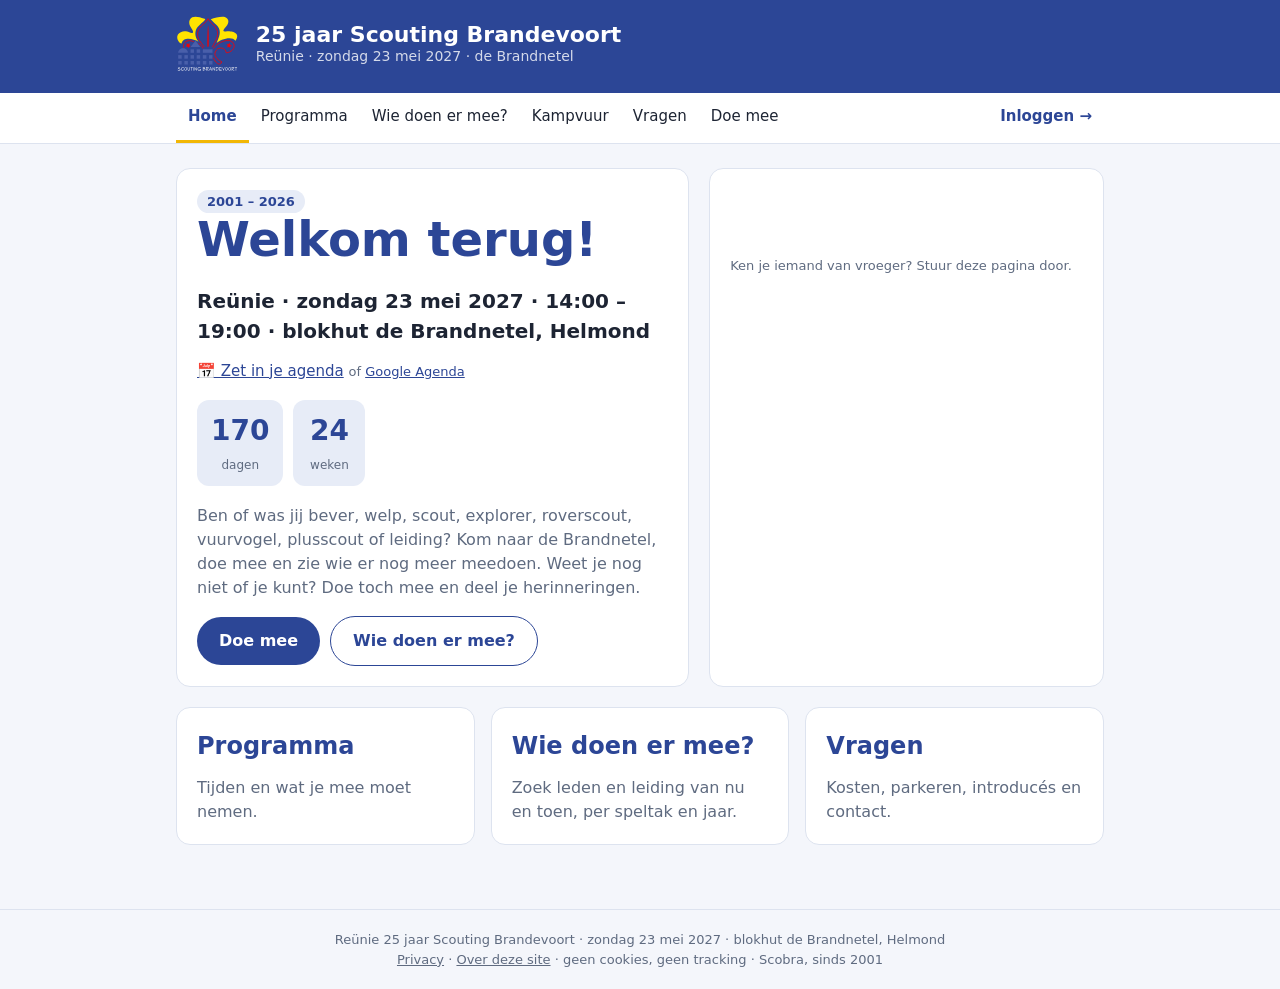
<file: index.html>
<!DOCTYPE html>
<!-- Reunie 25 jaar Scouting Brandevoort: https://reunie.scoutingbrandevoort.nl -->
<html lang="nl">
<head>
<meta charset="UTF-8">
<meta name="viewport" content="width=device-width, initial-scale=1">
<title>Reünie 25 jaar Scouting Brandevoort</title>
<meta name="description" content="Reünie 25 jaar Scouting Brandevoort, zondag 23 mei 2027 van 14:00 tot 19:00 in blokhut de Brandnetel, Helmond. Doe mee en zie wie er nog meer meedoen.">
<link rel="stylesheet" href="theme.css">
</head>
<body>
<header id="kop"></header>
<main>
  <div class="hero">
    <div class="card">
      <span class="pill">2001 – 2026</span>
      <h1>Welkom terug!</h1>
      <p class="date">Reünie · zondag 23 mei 2027 · 14:00 – 19:00 · blokhut de Brandnetel, Helmond</p>
      <p class="agenda" id="agenda"></p>
      <div class="count" id="count"></div>
      <p class="muted">Ben of was jij bever, welp, scout, explorer, roverscout, vuurvogel, plusscout of leiding? Kom naar de Brandnetel, doe mee en zie wie er nog meer meedoen. Weet je nog niet of je kunt? Doe toch mee en deel je herinneringen.</p>
      <div class="row">
        <a class="btn" href="inschrijven.html" id="cta">Doe mee</a>
        <a class="btn ghost" href="deelnemers.html">Wie doen er mee?</a>
      </div>
    </div>
    <div class="card">
      <div class="stat" id="stat">&nbsp;</div>
      <p class="muted" style="margin:6px 0 0" id="stat-sub"></p>
      <div class="faces" id="faces"></div>
      <p style="margin-top:16px"><small class="muted">Ken je iemand van vroeger? Stuur deze pagina door.</small></p>
    </div>
  </div>
  <section class="nieuwst" id="nieuwst" hidden>
    <h2>Nieuw bij het kampvuur 🔥</h2>
    <div id="nieuwst-in"></div>
  </section>
  <div class="grid3">
    <a class="card" href="programma.html"><h2>Programma</h2><p class="muted" style="margin:0">Tijden en wat je mee moet nemen.</p></a>
    <a class="card" href="deelnemers.html"><h2>Wie doen er mee?</h2><p class="muted" style="margin:0">Zoek leden en leiding van nu en toen, per speltak en jaar.</p></a>
    <a class="card" href="vragen.html"><h2>Vragen</h2><p class="muted" style="margin:0">Kosten, parkeren, introducés en contact.</p></a>
  </div>
</main>
<footer id="voet"></footer>
<script src="reunie.js"></script>
<script src="data.js"></script>
<script src="nav.js"></script>
<script>
  const dagen = Math.ceil((Reunie.DATUM - new Date()) / 864e5);
  $('count').innerHTML = dagen > 0
    ? `<div><strong>${dagen}</strong><span>dagen</span></div><div><strong>${Math.floor(dagen / 7)}</strong><span>weken</span></div>`
    : dagen === 0 ? '<div><strong>Vandaag!</strong><span>tot straks</span></div>' : '';
  $('agenda').innerHTML = Reunie.agenda();
  if (Data.ingelogd()) { $('cta').textContent = 'Mijn inschrijving'; $('cta').href = 'mijn.html'; }

  (async () => {
    await Reunie.laadSpeltakken();
    const [{ totaal, erbij, personen }, ik] = await Promise.all([Data.deelnemers(), Data.ingelogd() ? Data.ik().catch(() => null) : null]);
    const isZelf = Reunie.zelf(ik);
    if (!totaal) { $('stat').textContent = 'Nog niemand!'; $('stat-sub').textContent = 'Doe mee en wees de eerste.'; return; }
    $('stat').innerHTML = `<b>${totaal}</b> ${totaal === 1 ? 'scout van nu en toen doet' : 'scouts van nu en toen doen'} mee`;
    $('stat-sub').textContent = `${Reunie.erbijTekst(erbij)}. ${Data.ingelogd() ? 'En jij doet ook mee!' : 'Doe jij ook mee?'}`;
    // 10 names on a phone, 20 on a wider screen: all of them (newest first) while they fit,
    // otherwise a random pick on every visit. Your own name always comes first, with an accent.
    const max = matchMedia('(max-width: 600px)').matches ? 10 : 20;
    const namen = personen.filter(p => p.voornaam || p.bijnaam || p.achternaam);
    const mij = namen.find(isZelf);
    let anderen = namen.filter(p => p !== mij).reverse();
    const plek = max - (mij ? 1 : 0);
    if (anderen.length > plek) {
      for (let i = anderen.length - 1; i > 0; i--) {      // Fisher-Yates shuffle
        const j = Math.floor(Math.random() * (i + 1));
        [anderen[i], anderen[j]] = [anderen[j], anderen[i]];
      }
      anderen = anderen.slice(0, plek);
    }
    const rij = [...(mij ? [mij] : []), ...anderen];
    // Logged in: a small round photo in the name (nu, otherwise toen).
    const pad = p => p.foto_nu || p.foto_toen;
    const paden = rij.map(pad).filter(Boolean).map(x => x + '.jpg');
    const urls = paden.length ? await Data.fotoUrls(paden).catch(() => ({})) : {};
    const mini = p => pad(p) && urls[pad(p) + '.jpg'] ? `<img class="mini" src="${Reunie.esc(urls[pad(p) + '.jpg'])}" alt="">` : '';
    // Your own name goes to your registration, others to their card on "Wie doen er mee?".
    const toon = rij.map(p => {
      const naam = p.voornaam || p.bijnaam || p.achternaam;
      const [href, extra] = p === mij ? ['mijn.html', ' class="zelf" title="Dit ben jij: naar je inschrijving"']
        : [`deelnemers.html#p-${personen.indexOf(p)}`, ''];
      return `<a href="${href}"${extra}>${mini(p)}${Reunie.esc(naam)}${p.geboortejaar ? ', ' + Reunie.leeftijd(p.geboortejaar) : ''}</a>`;
    });
    if (totaal > toon.length) toon.push(`<a href="deelnemers.html">+ ${totaal - toon.length}</a>`);
    $('faces').innerHTML = toon.join('');
  })();

  // The newest story and photo, and the last messages at Kletsen. The Kampvuur is for participants
  // only; others get a teaser with the numbers.
  (async () => {
    const E = Reunie.esc;
    const blok = html => { $('nieuwst-in').innerHTML = html; $('nieuwst').hidden = false; };
    const mag = Data.ingelogd() && await Data.magVerhalen().catch(() => false);
    if (!mag) {
      const [v, f, r] = await Promise.all([Data.aantalVerhalen().catch(() => 0), Data.aantalFotos().catch(() => 0), Data.aantalReacties().catch(() => 0)]);
      const delen = [v && `${v} ${v === 1 ? 'verhaal' : 'verhalen'}`, f && `${f} ${f === 1 ? 'foto' : "foto's"}`, r && `${r} ${r === 1 ? 'bericht' : 'berichten'}`].filter(Boolean);
      if (!delen.length) return;
      const lijst = delen.length > 1 ? delen.slice(0, -1).join(', ') + ' en ' + delen.at(-1) : delen[0];
      return blok(`<a class="card" href="kampvuur.html"><h3>Al ${lijst} rond het kampvuur!</h3>
        <p class="kort muted">Het kampvuur is er voor wie meedoet aan de reünie. ${Data.ingelogd() ? 'Maak je inschrijving af' : 'Doe mee of log in'} om verhalen en foto's te bekijken en mee te kletsen.</p>
        <span class="verder">Naar het kampvuur →</span></a>`);
    }
    const [verhalen, fotos, reacties] = await Promise.all([Data.verhalen().catch(() => []), Data.fotos().catch(() => []), Data.reacties().catch(() => [])]);
    const v = verhalen.find(x => x.status === 'geplaatst'), f = fotos.find(x => x.status === 'geplaatst');
    const door = x => `gedeeld door ${E(x.eigen ? 'jou' : Reunie.naam(x) || 'iemand van de club')}`;
    const kaarten = [];
    if (v) {
      const tekst = v.tekst.replace(/\s+/g, ' ');
      const kort = tekst.length > 200 ? tekst.slice(0, 180).replace(/\s+\S*$/, '') + '…' : tekst;
      kaarten.push(`<a class="card" href="kampvuur.html#verhaal-${E(v.id)}"><p class="soort">Verhaal</p>
        <h3>${E(v.titel)}</h3><p class="door">${door(v)}</p><p class="kort">${E(kort)}</p><span class="verder">Lees het verhaal →</span></a>`);
    }
    if (f) {
      const klein = f.pad + '-klein.jpg';
      const url = (await Data.fotoUrls([klein]).catch(() => ({})))[klein] || '';
      kaarten.push(`<a class="card" href="kampvuur.html#foto-${E(f.id)}"><p class="soort">Foto</p><div class="foto">
        <img src="${E(url)}" alt="${E(f.titel)}"><div>${f.titel ? `<h3>${E(f.titel)}</h3>` : ''}
        <p class="door">${E([f.speltak, f.jaar].filter(Boolean).join(' · '))}${f.speltak || f.jaar ? '<br>' : ''}${door(f)}</p>
        <span class="verder">Bekijk de foto →</span></div></div></a>`);
    }
    // Kletsen: the last three messages, each linking to where it was said.
    if (reacties.length) {
      const wie = r => r.eigen ? 'Jij' : r.voornaam || r.bijnaam || (r.schrijver ? 'De schrijver' : 'Iemand');
      const waar = { verhaal: ' bij een verhaal', foto: ' bij een foto', antwoord: '', los: '' };
      const wanneer = iso => {
        const d = new Date(iso);
        return d.toDateString() === new Date().toDateString() ? d.toLocaleTimeString('nl-NL', { hour: '2-digit', minute: '2-digit' })
          : d.toLocaleDateString('nl-NL', { day: 'numeric', month: 'short' });
      };
      const regels = reacties.slice(-3).reverse().map(r => `<a href="kampvuur.html#bericht-${E(r.id)}"><span class="t"><b>${E(wie(r))}</b>${waar[r.soort]}: ${E(r.tekst.replace(/\s+/g, ' '))}</span>
        <span class="wanneer">${E(wanneer(r.aangemaakt))}</span></a>`).join('');
      kaarten.push(`<div class="card kletsen"><p class="soort">Kletsen</p><div class="laatst">${regels}</div><a class="verder heel" href="kampvuur.html">Praat mee →</a></div>`);
    }
    if (kaarten.length) blok(`<div class="${kaarten.length > 1 ? 'kaarten' : ''}">${kaarten.join('')}</div>`);
  })();
</script>
</body>
</html>
</file>
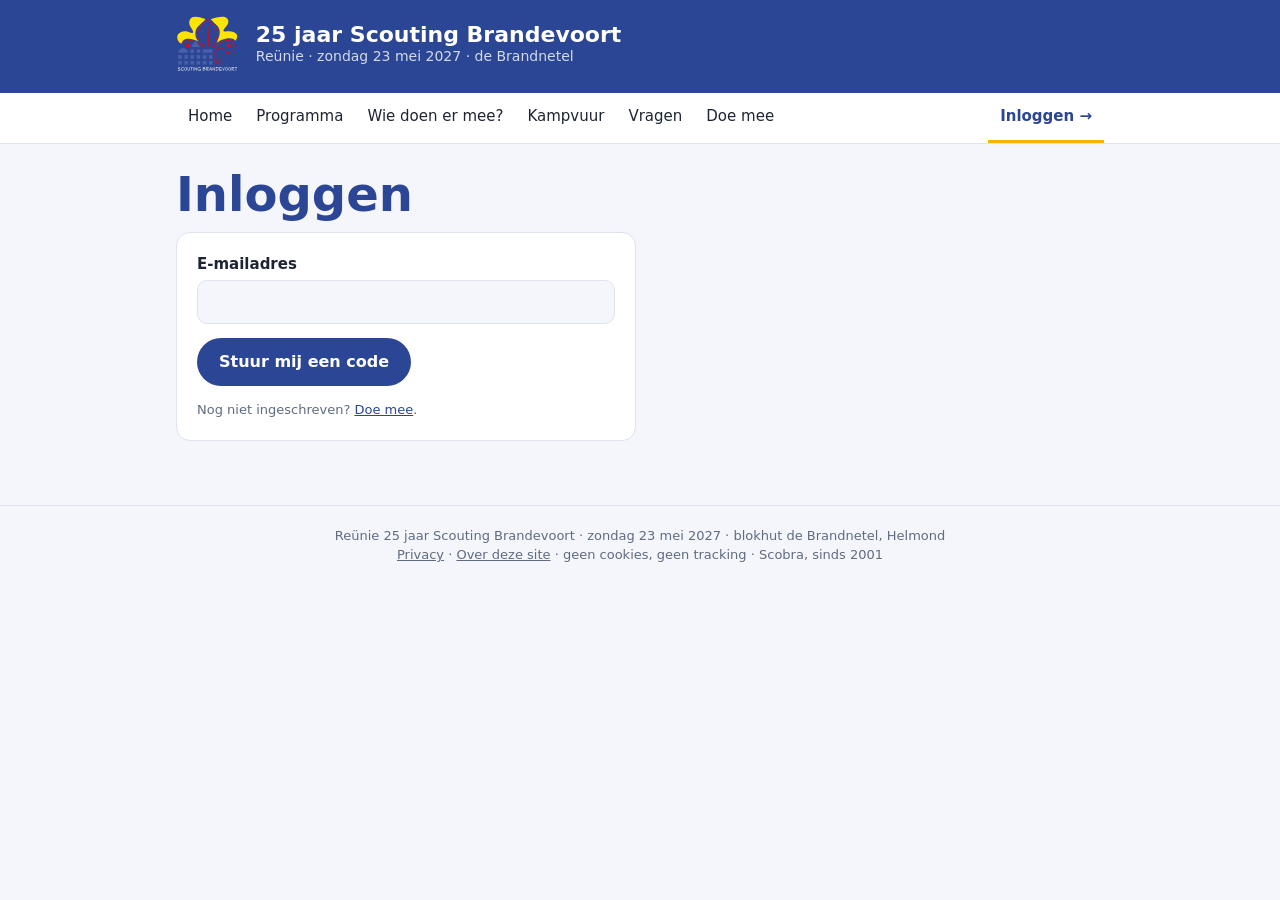
<file: beheer.html>
<!DOCTYPE html>
<html lang="nl">
<head>
<meta charset="UTF-8">
<meta name="viewport" content="width=device-width, initial-scale=1">
<meta name="robots" content="noindex">
<title>Beheer · Reünie 25 jaar Scouting Brandevoort</title>
<link rel="stylesheet" href="theme.css">
</head>
<body>
<header id="kop"></header>
<main>
  <h1>Beheer</h1>
  <div class="seg tabs" id="tabs" hidden>
    <button type="button" data-tab="inschrijvingen" class="on">Inschrijvingen</button><button type="button" data-tab="beoordelen">Te beoordelen<span id="aantal-beoordelen"></span></button><button type="button" data-tab="overleg">Overleg<span id="aantal-overleg"></span></button><button type="button" data-tab="comite">Comité</button>
  </div>
  <p class="muted" id="laden">Laden…</p>
  <div class="card narrow" id="geen" hidden>
    <p style="margin:0">Deze pagina is voor het reüniecomité. Hoor je daarbij en zie je dit toch? Vraag dan of je e-mailadres als beheerder is toegevoegd.</p>
  </div>
  <div id="inhoud" hidden>
    <div class="tegels filtertegels" id="tegels"></div>
    <p class="subfilter" id="subfilter" hidden></p>
    <div class="filters">
      <input type="search" id="zoek" placeholder="Zoek op naam of e-mail" aria-label="Zoek op naam of e-mail">
      <label class="check"><input type="checkbox" id="f-nieuw"> Nieuw deze week</label>
      <button class="btn ghost" id="kopieer" type="button">Kopieer e-mailadressen</button>
      <button class="btn ghost" id="csv" type="button">Download CSV</button>
    </div>
    <p class="summary" id="telling"></p>
    <div class="scroll">
      <table class="lijst inschr">
        <thead><tr><th>Naam en e-mail</th><th class="kol-sinds">Ingeschreven</th><th>Erbij?</th><th>Betaald</th></tr></thead>
        <tbody id="rijen"></tbody>
      </table>
    </div>
    <p class="muted" style="font-size:14px">Klik op een naam voor alle gegevens, ook wat iemand niet op "Wie doen er mee?" laat zien, en om iemand te verwijderen. E-mailadressen zijn alleen voor berichten van het comité. "Nieuw" = ingeschreven in de afgelopen 7 dagen. Klik op een tegel om de lijst daarop te filteren (nog een keer klikken toont iedereen); zoeken en "Nieuw deze week" werken daar bovenop. Kopiëren en de CSV gebruiken de rijen die je ziet. "Al langer dan een week ja" telt vanaf wanneer iemand "ja" koos: handig voor een betaalherinnering.<br>
      Een andere keuze bij "Erbij?" en een vinkje bij "Betaald" worden meteen opgeslagen. "Sinds" = wanneer de keuze voor het laatst veranderde. Het betaalvinkje staat alleen bij "ja" (en bij wie al betaald heeft). De deelnemer ziet beide op Mijn inschrijving; anderen zien alleen de aantallen.</p>
  </div>

  <div id="tab-beoordelen" hidden>
    <p style="margin-top:0">Nieuwe foto's en verhalen van het Kampvuur, en wat iemand heeft gemeld (ook berichten bij Kletsen). Pas na "Plaatsen" zien de deelnemers het. Wie iets instuurt, ziet tot die tijd alleen "binnenkort".</p>
    <div class="tegels" id="foto-tegels"></div>
    <p class="muted" id="beoordelen-laden">Laden…</p>
    <h2 style="margin:18px 0 6px">Foto's</h2>
    <div id="foto-beoordelen"></div>
    <div id="profiel-beoordelen" hidden></div>
    <h2 style="margin:22px 0 6px">Verhalen</h2>
    <div class="verhalen" id="beoordelen"></div>
    <h2 style="margin:22px 0 6px">Kletsen</h2>
    <div class="verhalen" id="reactie-beoordelen"></div>
  </div>

  <div id="tab-overleg" hidden>
    <p style="margin-top:0">Overleg binnen het comité, los of over een deelnemer, verhaal, foto of pagina. Alleen het comité ziet dit. Berichten worden niet gemaild. Is er iets nieuws voor jou, dan staat er een geel bolletje bij Beheer in het menu, op elke pagina.</p>
    <div class="filters" style="margin-top:0">
      <div class="seg" id="ov-filter"></div>
      <button class="btn" type="button" id="ov-nieuw" style="padding:7px 16px;font-size:15px">+ Nieuw overleg</button>
    </div>
    <p class="summary" id="ov-over" hidden></p>
    <p class="muted" id="ov-laden">Laden…</p>
    <div class="ov-wrap" id="ov-wrap" hidden>
      <div class="ov-lijst" id="ov-lijst"></div>
      <section class="card gesprek" id="ov-gesprek"></section>
    </div>
  </div>

  <div id="tab-comite" hidden>
    <p id="comite-uitleg"></p>
    <p class="muted" id="comite-laden">Laden…</p>
    <div class="scroll">
      <table class="lijst">
        <thead><tr><th>E-mail</th><th>Rol</th><th>Toegevoegd</th><th class="alleen-hoofd"></th></tr></thead>
        <tbody id="comite-rijen"></tbody>
      </table>
    </div>
    <form class="card alleen-hoofd" id="comite-form" style="margin-top:14px" novalidate>
      <b>Iemand toevoegen aan het comité</b>
      <div class="toevoegen">
        <label>E-mailadres<input type="email" id="comite-email" placeholder="naam@voorbeeld.nl" autocomplete="off" required></label>
        <button class="btn" type="submit">Toevoegen als beheerder</button>
      </div>
      <p class="err" id="comite-fout" hidden></p>
      <small class="muted">Diegene logt in met dit adres en ziet daarna "Beheer" in het menu. Zelf inschrijven voor de reünie hoeft niet.</small>
    </form>

    <h2 style="margin-top:28px">Geblokkeerde adressen</h2>
    <p class="muted" style="font-size:14px;margin-top:-6px">Deze adressen kunnen zich niet opnieuw inschrijven. Blokkeren gaat via Verwijderen bij een inschrijving.</p>
    <div class="scroll">
      <table class="lijst">
        <thead><tr><th>E-mail</th><th>Reden</th><th>Geblokkeerd</th><th></th></tr></thead>
        <tbody id="blok-rijen"></tbody>
      </table>
    </div>

    <h2 style="margin-top:28px">Wie mag wat?</h2>
    <div class="scroll">
      <table class="lijst rechten">
        <thead><tr><th></th><th>Bezoeker</th><th>Deelnemer</th><th>Beheerder</th><th>Hoofd&shy;beheerder</th></tr></thead>
        <tbody>
          <tr><td>Programma, vragen en "Wie doen er mee?" bekijken</td><td class="ja">✓</td><td class="ja">✓</td><td class="ja">✓</td><td class="ja">✓</td></tr>
          <tr><td>Eigen inschrijving aanpassen of uitschrijven</td><td class="nee">–</td><td class="ja">✓</td><td class="ja">✓</td><td class="ja">✓</td></tr>
          <tr><td>Alle inschrijvingen met e-mail, CSV, adressen kopiëren</td><td class="nee">–</td><td class="nee">–</td><td class="ja">✓</td><td class="ja">✓</td></tr>
          <tr><td>Inschrijving verwijderen, adres blokkeren of deblokkeren</td><td class="nee">–</td><td class="nee">–</td><td class="ja">✓</td><td class="ja">✓</td></tr>
          <tr><td>Verhalen bij het Kampvuur lezen en delen</td><td class="nee">–</td><td class="ja">✓</td><td class="ja">✓</td><td class="ja">✓</td></tr>
          <tr><td>Kletsen: berichten en reacties plaatsen, eigen bericht verwijderen, een bericht melden</td><td class="nee">–</td><td class="ja">✓</td><td class="ja">✓</td><td class="ja">✓</td></tr>
          <tr><td>Kletsen: elk bericht weghalen, of na een melding weer tonen</td><td class="nee">–</td><td class="nee">–</td><td class="ja">✓</td><td class="ja">✓</td></tr>
          <tr><td>Foto's bekijken en delen (max. 30 per persoon)</td><td class="nee">–</td><td class="ja">✓</td><td class="ja">✓</td><td class="ja">✓</td></tr>
          <tr><td>Profielfoto's (toen en nu) zien, eigen foto's kiezen, een foto melden</td><td class="nee">–</td><td class="ja">✓</td><td class="ja">✓</td><td class="ja">✓</td></tr>
          <tr><td>Profielfoto's weghalen of na een melding weer tonen</td><td class="nee">–</td><td class="nee">–</td><td class="ja">✓</td><td class="ja">✓</td></tr>
          <tr><td>Foto's plaatsen of afwijzen (met toelichting)</td><td class="nee">–</td><td class="nee">–</td><td class="ja">✓</td><td class="ja">✓</td></tr>
          <tr><td>Verhalen plaatsen, afwijzen, aanpassen of verwijderen</td><td class="nee">–</td><td class="nee">–</td><td class="ja">✓</td><td class="ja">✓</td></tr>
          <tr><td>Overleg binnen het comité</td><td class="nee">–</td><td class="nee">–</td><td class="ja">✓</td><td class="ja">✓</td></tr>
          <tr><td>Betalingen afvinken</td><td class="nee">–</td><td class="nee">–</td><td class="ja">✓</td><td class="ja">✓</td></tr>
          <tr><td>Beheerders toevoegen en weghalen</td><td class="nee">–</td><td class="nee">–</td><td class="nee">–</td><td class="ja">✓</td></tr>
        </tbody>
      </table>
    </div>
    <p class="muted" style="font-size:14px" id="comite-hoofd"></p>
  </div>
</main>

<dialog id="dlg" class="card dialoog">
  <form method="dialog" id="dlg-form">
    <h3 id="dlg-titel" style="margin:0 0 8px"></h3>
    <p id="dlg-tekst" style="margin:0 0 10px"></p>
    <label class="check"><input type="checkbox" id="dlg-blok" checked> Dit e-mailadres ook blokkeren, zodat het niet opnieuw kan inschrijven</label>
    <label style="margin-top:10px"><span>Reden <span class="muted" style="font-weight:400">(optioneel, alleen voor het comité)</span></span><input id="dlg-reden" maxlength="200" autocomplete="off"></label>
    <p class="err" id="dlg-fout" hidden></p>
    <div class="acties">
      <button class="btn ghost" value="nee" type="submit" formnovalidate>Annuleren</button>
      <button class="btn danger" value="ja" type="submit" id="dlg-ok">Verwijderen</button>
    </div>
  </form>
</dialog>
<dialog id="fdlg" class="card dialoog">
  <form method="dialog" id="fdlg-form">
    <h3 id="fdlg-titel" style="margin:0 0 8px"></h3>
    <div style="display:flex;gap:12px;align-items:flex-start">
      <img id="fdlg-img" alt="" style="width:96px;aspect-ratio:4/3;object-fit:cover;border-radius:8px;background:var(--chip);flex:none">
      <p id="fdlg-tekst" style="margin:0"></p>
    </div>
    <label style="margin-top:10px"><span>Korte toelichting voor de deler <span class="muted" style="font-weight:400">(optioneel, alleen de deler ziet dit)</span></span>
      <textarea id="fdlg-notitie" maxlength="500" style="min-height:80px"></textarea></label>
    <p class="err" id="fdlg-fout" hidden></p>
    <div class="acties">
      <button class="btn ghost" value="nee" type="submit" formnovalidate>Annuleren</button>
      <button class="btn danger" value="ja" type="submit" id="fdlg-ok">Afwijzen</button>
    </div>
  </form>
</dialog>
<footer id="voet"></footer>
<script src="reunie.js"></script>
<script src="data.js"></script>
<script src="nav.js"></script>
<script src="overleg.js"></script>
<script>
  if (!Data.ingelogd()) location.replace('inloggen.html');
  const E = Reunie.esc;
  let lijst = null, betalen = null, rol = null, comite = null, blokkades = null;
  let gezien = {}, nieuw = { overleg: 0, beoordelen_nieuw: 0, beoordelen: 0 }, beoordelenGezien = false, overlegKlaar = false;
  const open = new Set();

  const volNaam = r => Reunie.naam({ voornaam: r.voornaam, bijnaam: r.bijnaam, achternaam: r.achternaam });
  const datum = d => d ? new Date(d + 'T12:00').toLocaleDateString('nl-NL', { day: 'numeric', month: 'short', year: 'numeric' }) : '';
  // Full date on wide screens, without the year on phones (see .inschr in theme.css).
  const datumKort = d => d ? `<span class="lang">${datum(d)}</span><span class="kort">${new Date(d + 'T12:00').toLocaleDateString('nl-NL', { day: 'numeric', month: 'short' })}</span>` : '';
  const takTekst = t => `${t.rol === 'leiding' && !Reunie.isRol(t.speltak) ? 'leiding ' : ''}${t.naam && t.naam !== t.speltak ? `${t.naam} (${t.speltak})` : t.speltak} ${Reunie.periode(t.van, t.tot)}`;
  const TOON = { voornaam: 'voornaam', achternaam: 'achternaam', bijnaam: 'bijnaam', leeftijd: 'leeftijd', takken: 'speltakken' };

  function details(r) {
    const toont = Object.keys(TOON).filter(k => r.toon[k] && (k !== 'bijnaam' || r.bijnaam) && (k !== 'achternaam' || r.achternaam)).map(k => TOON[k]);
    return `<tr class="meer"><td colspan="4">
      Geboren in ${r.geboortejaar} (${Reunie.leeftijd(r.geboortejaar)} bij het jubileum in ${Reunie.jubileum()})<br>
      ${r.takken.length ? r.takken.map(t => E(takTekst(t))).join(' · ') : '<span class="muted">geen speltakken ingevuld</span>'}<br>
      <span class="muted">Op "Wie doen er mee?": ${toont.length ? toont.join(', ') : 'niets'}</span>
      <div class="acties" style="align-items:center">${Overleg.knop('deelnemer', r.id, volNaam(r), 'Overleg')}<button class="btn danger" type="button" data-verwijder="${E(r.id)}">Verwijderen…</button></div>
    </td></tr>`;
  }

  // Registered in the last 7 days.
  const isNieuw = r => {
    const d = r.sinds ? Date.now() - new Date(r.sinds + 'T00:00') : -1;
    return d >= 0 && d < 7 * 864e5;
  };

  // Tiles double as filters: one tile at a time, combined with the search box and "Nieuw deze week".
  const ERBIJ = { ja: 'Ja', misschien: 'Misschien', nee: 'Helaas niet' };
  // "Ja" for more than 7 days (erbij_sinds is set at sign-up and on every change): ready for a payment reminder.
  const langerJa = r => r.erbij === 'ja' && r.erbij_sinds && Date.now() - new Date(r.erbij_sinds + 'T00:00') >= 7 * 864e5;
  const TEGELS = [
    ['alle', 'Doen mee', () => true],
    ['ja', 'Erbij: ja', r => r.erbij === 'ja'],
    ['misschien', 'Misschien', r => r.erbij === 'misschien'],
    ['nee', 'Helaas niet', r => r.erbij === 'nee'],
    ['betaald', 'Betaald', r => !!r.betaald],
    ['open', 'Ja, nog niet betaald', r => r.erbij === 'ja' && !r.betaald],
    ['terug', 'Betaald, niet (meer) ja', r => !!r.betaald && r.erbij !== 'ja'],
  ];
  let tegel = 'alle', alleenLanger = false;
  const filters = () => ({ q: $('zoek').value.trim().toLowerCase(), tegel, langer: tegel === 'open' && alleenLanger, nieuw: $('f-nieuw').checked });
  function gefilterd() {
    const f = filters(), past = TEGELS.find(t => t[0] === f.tegel)[2];
    return lijst.filter(r => (!f.q || `${volNaam(r)} ${r.email}`.toLowerCase().includes(f.q))
      && past(r) && (!f.langer || langerJa(r))
      && (!f.nieuw || isNieuw(r)));
  }
  function zetFiltersTerug() { $('zoek').value = ''; tegel = 'alle'; alleenLanger = false; $('f-nieuw').checked = false; tegels(); }

  function toon() {
    const f = filters();
    const rijen = gefilterd();
    $('telling').innerHTML = f.q || f.tegel !== 'alle' || f.nieuw ? `<b>${rijen.length}</b> van de ${lijst.length} gevonden` : '';
    $('rijen').innerHTML = rijen.map(r => `<tr>
        <td><button class="linkbtn" data-id="${E(r.id)}" aria-expanded="${open.has(r.id)}">${E(volNaam(r))}</button>${isNieuw(r) ? ' <span class="pill nieuw">nieuw</span>' : ''}<br><small class="muted mail">${E(r.email).replace('@', '@<wbr>')}</small><small class="muted klein-sinds"><span class="kort"> · </span>ingeschreven ${datumKort(r.sinds)}</small></td>
        <td class="kol-sinds">${datum(r.sinds)}</td>
        <td><select class="erbij-kies" data-erbij="${E(r.id)}" aria-label="Erbij? ${E(volNaam(r))}">${Object.entries(ERBIJ).map(([k, t]) => `<option value="${k}"${r.erbij === k ? ' selected' : ''}>${t}</option>`).join('')}</select>
          <br class="lang"><small class="muted"> sinds ${datumKort(r.erbij_sinds)}</small></td>
        <td>${r.erbij === 'ja' || r.betaald
          ? `<label class="check"><input type="checkbox" data-betaald="${E(r.id)}"${r.betaald ? ' checked' : ''}> ${r.betaald ? `<span class="kort">betaald </span>${datumKort(r.betaald)}` : '<span class="lang">nee</span><span class="kort">niet betaald</span>'}</label>`
          : '<span class="muted">–</span>'}</td>
      </tr>${open.has(r.id) ? details(r) : ''}`).join('')
      || '<tr><td colspan="4" class="muted">Niemand gevonden.</td></tr>';
  }

  function tegels() {
    const aantal = t => lijst.filter(t[2]).length;
    // The refund tile only shows up when it has someone in it (or is still selected).
    if (tegel === 'terug' && !aantal(TEGELS[6])) tegel = 'alle';
    const knop = (t, label, waarde, extra = '') => `<button type="button" data-tegel="${t[0]}" class="${extra}${tegel === t[0] ? ' on' : ''}" aria-pressed="${tegel === t[0]}"><span>${label}</span><strong>${waarde}</strong></button>`;
    const betaald = aantal(TEGELS[4]);
    $('tegels').innerHTML = TEGELS.filter(t => t[0] !== 'terug' || aantal(t)).map(t => knop(t, t[1], aantal(t), t[0] === 'terug' ? 'let-op' : '')).join('')
      + (betalen ? knop(TEGELS[4], `Ontvangen (± ${Reunie.euro(betalen.bedrag)} p.p.)`, Reunie.euro(betaald * betalen.bedrag)) : '');
    const open = lijst.filter(TEGELS[5][2]), langer = open.filter(langerJa).length;
    $('subfilter').hidden = tegel !== 'open';
    $('subfilter').innerHTML = `Ja, nog niet betaald: <span class="seg">
      <button type="button" data-langer="0" class="${alleenLanger ? '' : 'on'}">alle ${open.length}</button><button type="button" data-langer="1" class="${alleenLanger ? 'on' : ''}">al langer dan een week ja (${langer})</button></span>`;
  }
  $('tegels').addEventListener('click', e => {
    const b = e.target.closest('[data-tegel]');
    if (!b) return;
    tegel = tegel === b.dataset.tegel ? 'alle' : b.dataset.tegel;
    tegels(); toon();
  });
  $('subfilter').addEventListener('click', e => {
    const b = e.target.closest('[data-langer]');
    if (b) { alleenLanger = b.dataset.langer === '1'; tegels(); toon(); }
  });

  $('zoek').addEventListener('input', toon);
  $('f-nieuw').addEventListener('change', toon);
  $('rijen').addEventListener('change', async e => {
    const id = e.target.dataset.erbij;
    if (!id) return;
    const r = lijst.find(x => x.id === id);
    e.target.disabled = true;
    try { r.erbij_sinds = await Data.zetErbij(id, e.target.value); r.erbij = e.target.value; }
    catch (err) { alert('Opslaan lukte niet: ' + err.message); }
    tegels(); toon();
  });
  $('rijen').addEventListener('change', async e => {
    const id = e.target.dataset.betaald;
    if (!id) return;
    const r = lijst.find(x => x.id === id);
    e.target.disabled = true;
    try { r.betaald = await Data.zetBetaald(id, e.target.checked); }
    catch (err) { alert('Opslaan lukte niet: ' + err.message); }
    tegels(); toon();
  });
  $('rijen').addEventListener('click', e => {
    const id = e.target.closest('button[data-id]')?.dataset.id;
    if (!id) return;
    // One participant open at a time: opening another closes the previous one.
    const was = open.has(id);
    open.clear();
    if (!was) open.add(id);
    toon();
  });

  // E-mail addresses of the rows shown, ready to paste into the BCC field.
  $('kopieer').addEventListener('click', async () => {
    const adressen = gefilterd().map(r => r.email).filter(Boolean);
    const knop = $('kopieer'), tekst = knop.textContent;
    if (!adressen.length) { knop.textContent = 'Geen adressen'; }
    else {
      try {
        await navigator.clipboard.writeText(adressen.join(', '));
        knop.textContent = `${adressen.length} gekopieerd ✓`;
      } catch { prompt('Kopiëren lukte niet automatisch. Selecteer en kopieer:', adressen.join(', ')); }
    }
    setTimeout(() => { knop.textContent = tekst; }, 2500);
  });

  // Semicolons and a BOM, so Excel with Dutch settings opens it in columns with the right accents.
  $('csv').addEventListener('click', () => {
    const cel = v => `"${String(v ?? '').replace(/"/g, '""')}"`;
    const kop = ['Voornaam', 'Achternaam', 'Bijnaam', 'E-mail', 'Geboortejaar', 'Speltakken', 'Ingeschreven', 'Erbij', 'Erbij sinds', 'Betaald op'];
    const regels = gefilterd().map(r => [r.voornaam, r.achternaam, r.bijnaam, r.email, r.geboortejaar,
      r.takken.map(takTekst).join(', '), r.sinds, ERBIJ[r.erbij] || r.erbij, r.erbij_sinds || '', r.betaald || '']);
    const csv = '﻿' + [kop, ...regels].map(rij => rij.map(cel).join(';')).join('\r\n');
    const a = document.createElement('a');
    a.href = URL.createObjectURL(new Blob([csv], { type: 'text/csv;charset=utf-8' }));
    a.download = `reunie-inschrijvingen-${new Date().toLocaleDateString('sv')}.csv`;
    a.click();
    setTimeout(() => URL.revokeObjectURL(a.href), 1000);
  });

  // ---- remove (and block) a registration --------------------------------

  let teVerwijderen = null;
  $('rijen').addEventListener('click', e => {
    const id = e.target.closest('button[data-verwijder]')?.dataset.verwijder;
    if (!id) return;
    teVerwijderen = lijst.find(x => x.id === id);
    $('dlg-titel').textContent = `${volNaam(teVerwijderen)} verwijderen?`;
    $('dlg-tekst').textContent = `De inschrijving en de login van ${teVerwijderen.email} worden gewist. Dit kan niet ongedaan worden gemaakt.`;
    $('dlg-blok').checked = true; $('dlg-reden').value = ''; $('dlg-fout').hidden = true;
    $('dlg').showModal();
  });
  $('dlg-blok').addEventListener('change', () => { $('dlg-reden').disabled = !$('dlg-blok').checked; });
  $('dlg-form').addEventListener('submit', async e => {
    if (e.submitter?.value !== 'ja') return;          // Annuleren closes the dialog
    e.preventDefault();
    $('dlg-ok').disabled = true; $('dlg-fout').hidden = true;
    const blokkeer = $('dlg-blok').checked;
    try {
      await Data.verwijder(teVerwijderen.id, { blokkeer, reden: blokkeer ? $('dlg-reden').value : '' });
      lijst = lijst.filter(x => x !== teVerwijderen);
      open.delete(teVerwijderen.id);
      if (blokkeer) blokkades = null;
      $('dlg').close();
      tegels(); toon();
    } catch (err) { $('dlg-fout').textContent = err.message; $('dlg-fout').hidden = false; }
    $('dlg-ok').disabled = false;
  });

  // ---- tab Comité --------------------------------------------------------

  const hoofd = () => rol === 'hoofdbeheerder';

  function toonComite() {
    const ik = (Data.email() || '').toLowerCase();
    // Names of the hoofdbeheerders, from the list itself: "Peter Jansen" or "Peter Jansen en Bas Krom".
    const hoofden = comite.filter(c => c.rol === 'hoofdbeheerder').map(c => c.naam || c.email);
    const namen = hoofden.length > 1 ? `${hoofden.slice(0, -1).join(', ')} en ${hoofden.at(-1)}` : hoofden[0] || 'een hoofdbeheerder';
    $('comite-uitleg').textContent = 'Het reüniecomité ziet alle inschrijvingen met e-mailadres en houdt de betalingen bij. '
      + (hoofd() ? 'Als hoofdbeheerder kun je hier mensen aan het comité toevoegen of eraf halen.'
                 : `Iemand toevoegen of weghalen? Vraag het ${namen}.`);
    $('comite-hoofd').textContent = `${hoofden.length > 1 ? 'Hoofdbeheerders' : 'Hoofdbeheerder'}: ${namen}. `
      + 'Nieuwe hoofdbeheerders worden aangewezen in Supabase, waar ook alles direct in de database te zien en te wijzigen is.';
    document.querySelectorAll('#tab-comite .alleen-hoofd').forEach(el => { el.hidden = !hoofd(); });
    $('comite-rijen').innerHTML = comite.map(c => {
      const jij = c.email.toLowerCase() === ik;
      const actie = jij ? '<small class="muted">jij</small>'
        : c.rol === 'beheerder' ? `<button class="linkbtn" type="button" data-weg="${E(c.email)}">Weghalen</button>`
        : '<small class="muted">alleen via Supabase</small>';
      return `<tr>
        <td>${E(c.email)}<br><small class="muted">${c.naam ? E(c.naam) : 'nog niet ingeschreven'}</small></td>
        <td><span class="pill${c.rol === 'hoofdbeheerder' ? ' hoofd' : ''}">${E(c.rol)}</span></td>
        <td>${datum(c.toegevoegd_op)}<br><small class="muted">${c.toegevoegd_door ? 'door ' + E(c.toegevoegd_door) : 'via Supabase'}</small></td>
        ${hoofd() ? `<td>${actie}</td>` : ''}
      </tr>`;
    }).join('');
  }

  function toonBlokkades() {
    $('blok-rijen').innerHTML = blokkades.map(g => `<tr>
        <td>${E(g.email)}</td><td>${g.reden ? E(g.reden) : '<span class="muted">–</span>'}</td>
        <td>${datum(g.op)}${g.door ? `<br><small class="muted">door ${E(g.door)}</small>` : ''}</td>
        <td><button class="linkbtn" type="button" data-deblok="${E(g.email)}">Deblokkeren</button></td>
      </tr>`).join('') || '<tr><td colspan="4" class="muted">Geen geblokkeerde adressen.</td></tr>';
  }

  async function laadComite() {
    try { [comite, blokkades] = await Promise.all([Data.comite(), Data.geblokkeerde()]); }
    catch (e) { $('comite-laden').textContent = e.message; return; }
    $('comite-laden').hidden = true;
    toonComite();
    toonBlokkades();
  }

  $('blok-rijen').addEventListener('click', async e => {
    const adres = e.target.closest('button[data-deblok]')?.dataset.deblok;
    if (!adres || !confirm(`${adres} deblokkeren? Dit adres kan zich dan weer inschrijven.`)) return;
    e.target.disabled = true;
    try { await Data.deblokkeer(adres); blokkades = blokkades.filter(g => g.email !== adres); toonBlokkades(); }
    catch (err) { alert('Deblokkeren lukte niet: ' + err.message); e.target.disabled = false; }
  });

  $('comite-form').addEventListener('submit', async e => {
    e.preventDefault();
    const knop = e.target.querySelector('button'), adres = $('comite-email').value.trim();
    $('comite-fout').hidden = true;
    if (!adres) return;
    knop.disabled = true;
    try { await Data.comiteToevoegen(adres); $('comite-email').value = ''; await laadComite(); }
    catch (err) { $('comite-fout').textContent = err.message; $('comite-fout').hidden = false; }
    knop.disabled = false;
  });
  $('comite-rijen').addEventListener('click', async e => {
    const adres = e.target.closest('button[data-weg]')?.dataset.weg;
    if (!adres || !confirm(`${adres} uit het comité halen? Diegene ziet dan geen Beheer meer.`)) return;
    e.target.disabled = true;
    try { await Data.comiteWeghalen(adres); await laadComite(); }
    catch (err) { alert('Weghalen lukte niet: ' + err.message); e.target.disabled = false; }
  });

  // ---- tab Te beoordelen (stories) ----------------------------------------

  let beoordeling = null, fotoBeoordeling = [], profielBeoordeling = [], reactieBeoordeling = [];
  const alineas = t => t.split(/\n\s*\n/).map(p => `<p>${E(p.trim()).replace(/\n/g, '<br>')}</p>`).join('');

  function verhaalKaart(v) {
    const chips = [v.speltak, v.jaar].filter(Boolean).map(c => `<span class="chip">${E(c)}</span>`).join('');
    const gemeld = v.status === 'gemeld';
    return `<article class="verhaal" data-id="${E(v.id)}">
      <h3>${E(v.titel)}${gemeld ? ' <span class="pill wacht">gemeld</span>' : ''}</h3>
      <div class="meta">${chips} van ${E(v.auteur_naam || 'onbekend')} · ingestuurd ${datum(String(v.aangemaakt).slice(0, 10))} · naam tonen: ${v.toon_naam ? 'ja' : 'nee'}</div>
      ${gemeld ? `<p class="note">Gemeld door ${E(v.gemeld_door || 'iemand')} op ${datum(v.gemeld_op)}${v.melding ? `: “${E(v.melding)}”` : ''}. Nu niet zichtbaar.</p>` : ''}
      ${alineas(v.tekst)}
      <div class="acties knoppen">
        <button class="btn" type="button" data-actie="plaatsen">${gemeld ? 'Weer tonen' : 'Plaatsen'}</button>
        <button class="btn ghost" type="button" data-actie="bewerk">Aanpassen</button>
        ${gemeld ? '<button class="btn danger" type="button" data-actie="verwijderen">Verwijderen</button>'
                 : '<button class="btn danger" type="button" data-actie="afwijs">Afwijzen…</button>'}
        ${Overleg.knop('verhaal', v.id, v.titel)}
      </div>
      <div class="paneel bewerk" hidden>
        <label>Titel<input class="b-titel" maxlength="80" value="${E(v.titel)}"></label>
        <label style="margin-top:8px">Verhaal<textarea class="b-tekst" maxlength="3000">${E(v.tekst)}</textarea></label>
        <div class="acties"><button class="btn ghost" type="button" data-actie="terug">Annuleren</button><button class="btn" type="button" data-actie="aanpassen">Opslaan</button></div>
      </div>
      <div class="paneel afwijs" hidden>
        <label><span>Korte toelichting voor de schrijver <span class="muted" style="font-weight:400">(optioneel, alleen de schrijver ziet dit)</span></span>
          <textarea class="b-notitie" maxlength="500" style="min-height:80px"></textarea></label>
        <div class="acties"><button class="btn ghost" type="button" data-actie="terug">Annuleren</button><button class="btn danger" type="button" data-actie="afwijzen">Afwijzen</button></div>
      </div>
    </article>`;
  }

  const fotoTegel = (f, urls) => `<div class="tegel" data-foto="${E(f.id)}">
      <a href="${E(urls[f.pad + '.jpg'] || '#')}" target="_blank" rel="noopener"><img src="${E(urls[f.pad + '-klein.jpg'] || '')}" alt="${E(f.titel)}" loading="lazy"></a>
      <span class="onder"><b>${f.titel ? E(f.titel) : '<span class="muted" style="font-weight:400">(geen titel)</span>'}</b></span>
      <span class="knoppen">${f.status === 'gemeld'
        ? '<button class="btn ghost" type="button" data-factie="plaatsen">Weer tonen</button><button class="btn danger" type="button" data-factie="afwijs">Verwijderen…</button>'
        : '<button class="btn" type="button" data-factie="plaatsen">Plaatsen</button><button class="btn danger" type="button" data-factie="afwijs">Afwijzen…</button>'}${Overleg.knop('foto', f.id, f.titel || 'zonder titel')}</span>
    </div>`;

  // New photos grouped per upload; reported photos one by one with the reason.
  function toonFotoBeoordelen(urls) {
    const groepen = new Map();
    for (const f of fotoBeoordeling.filter(f => f.status === 'nieuw')) {
      if (!groepen.has(f.groep)) groepen.set(f.groep, []);
      groepen.get(f.groep).push(f);
    }
    const nieuw = [...groepen.values()].map(g => {
      const f = g[0], wat = [f.speltak, f.jaar].filter(Boolean).join(' ');
      return `<p class="muted groepkop">${g.length} ${g.length === 1 ? 'nieuwe foto' : "nieuwe foto's"} van ${E(f.auteur_naam || 'onbekend')} · ingestuurd ${datum(String(f.aangemaakt).slice(0, 10))}${wat ? ' · ' + E(wat) : ''} · naam tonen: ${f.toon_naam ? 'ja' : 'nee'}
        ${g.length > 1 ? `<button class="btn" type="button" data-alle="${E(g.map(x => x.id).join(','))}">Alle ${g.length} plaatsen</button>` : ''}</p>
        <div class="fotogrid beoordeel">${g.map(x => fotoTegel(x, urls)).join('')}</div>`;
    }).join('');
    const gemeld = fotoBeoordeling.filter(f => f.status === 'gemeld').map(f => `<p class="muted groepkop"><span class="pill wacht">gemeld</span>
        door ${E(f.gemeld_door || 'iemand')} op ${datum(f.gemeld_op)}${f.melding ? `: “${E(f.melding)}”` : ''} · foto van ${E(f.auteur_naam || 'onbekend')} · nu niet zichtbaar</p>
        <div class="fotogrid beoordeel">${fotoTegel(f, urls)}</div>`).join('');
    $('foto-beoordelen').innerHTML = nieuw + gemeld || '<p class="muted" style="margin:0">Geen foto\'s om te beoordelen.</p>';
  }

  // Reported profile photos (toen en nu on "Wie doen er mee?"): show again, or remove.
  function toonProfielBeoordelen(urls) {
    $('profiel-beoordelen').hidden = !profielBeoordeling.length;
    $('profiel-beoordelen').innerHTML = profielBeoordeling.length ? '<h3 class="sub" style="margin:16px 0 6px">Profielfoto\'s</h3>'
      + profielBeoordeling.map(f => `<div class="gemeld-profiel" data-pad="${E(f.pad)}">
        <img src="${E(urls[f.pad + '.jpg'] || '')}" alt="">
        <div><p class="muted groepkop" style="margin:0"><span class="pill wacht">gemeld</span> door ${E(f.gemeld_door || 'iemand')} op ${datum(f.gemeld_op)}${f.melding ? `: “${E(f.melding)}”` : ''}
          · foto van ${f.soort} van ${E(f.auteur_naam || 'onbekend')} · nu niet zichtbaar</p>
          <span class="knoppen"><button class="btn ghost" type="button" data-pactie="tonen">Weer tonen</button><button class="btn danger" type="button" data-pactie="weghalen">Weghalen…</button></span></div>
      </div>`).join('') : '';
  }
  $('profiel-beoordelen').addEventListener('click', async e => {
    const b = e.target.closest('button[data-pactie]');
    if (!b) return;
    const actie = b.dataset.pactie, pad = b.closest('[data-pad]').dataset.pad;
    if (actie === 'weghalen' && !confirm('Deze profielfoto weghalen? Hij wordt meteen gewist.')) return;
    b.disabled = true;
    try { await Data.beoordeelProfielfoto(pad, actie); await laadBeoordelen(); }
    catch (err) { alert('Dat lukte niet: ' + err.message); b.disabled = false; }
  });

  // Reported messages at Kletsen (on the Kampvuur page): show again, or remove.
  function toonReactieBeoordelen() {
    const waar = r => ({ los: 'los bericht', antwoord: `antwoord op “${r.ref_naam || '…'}”`,
      verhaal: `reactie bij het verhaal “${r.ref_naam || '…'}”`, foto: `reactie bij de foto${r.ref_naam ? ` “${r.ref_naam}”` : ''}` })[r.soort];
    $('reactie-beoordelen').innerHTML = reactieBeoordeling.map(r => `<article class="verhaal" data-reactie="${E(r.id)}">
        <div class="meta"><span class="pill wacht">gemeld</span> door ${E(r.gemeld_door || 'iemand')} op ${datum(r.gemeld_op)}${r.melding ? `: “${E(r.melding)}”` : ''}
          · ${E(waar(r))} · van ${E(r.auteur_naam || 'onbekend')} · nu niet zichtbaar</div>
        <p>${E(r.tekst).replace(/\n/g, '<br>')}</p>
        <div class="acties"><button class="btn ghost" type="button" data-ractie="tonen">Weer tonen</button><button class="btn danger" type="button" data-ractie="weghalen">Weghalen…</button></div>
      </article>`).join('') || '<p class="muted" style="margin:0">Geen gemelde berichten.</p>';
  }
  $('reactie-beoordelen').addEventListener('click', async e => {
    const b = e.target.closest('button[data-ractie]');
    if (!b) return;
    const actie = b.dataset.ractie, id = b.closest('[data-reactie]').dataset.reactie;
    if (actie === 'weghalen' && !confirm('Dit bericht weghalen? Reacties erop gaan mee. Dat kan niet ongedaan worden gemaakt.')) return;
    b.disabled = true;
    try { await Data.beoordeelReactie(id, actie); await laadBeoordelen(); }
    catch (err) { alert('Dat lukte niet: ' + err.message); b.disabled = false; }
  });

  function toonBeoordelen() {
    nieuw.beoordelen = beoordeling.length + fotoBeoordeling.length + profielBeoordeling.length + reactieBeoordeling.length;
    toonReactieBeoordelen();
    toonVlaggen();
    $('beoordelen').innerHTML = beoordeling.map(verhaalKaart).join('')
      || '<p class="muted" style="margin:0">Geen verhalen om te beoordelen.</p>';
  }

  async function laadBeoordelen() {
    await Overleg.klaar;            // the overleg buttons on the cards
    try {
      [beoordeling, fotoBeoordeling, profielBeoordeling, reactieBeoordeling] = await Promise.all([Data.teBeoordelen(), Data.fotosTeBeoordelen(),
        Data.profielfotosTeBeoordelen().catch(() => []), Data.reactiesTeBeoordelen().catch(() => [])]);
      toonBeoordelen();
      const [urls, opslag] = await Promise.all([
        Data.fotoUrls([...fotoBeoordeling.flatMap(f => [f.pad + '-klein.jpg', f.pad + '.jpg']), ...profielBeoordeling.map(f => f.pad + '.jpg')]),
        Data.fotoOpslag()]);
      toonFotoBeoordelen(urls);
      toonProfielBeoordelen(urls);
      const mb = opslag.bytes / 1048576;
      $('foto-tegels').innerHTML = `<div><span>Foto's geplaatst</span><strong>${opslag.geplaatst}</strong></div>
        <div><span>Opslag foto's</span><strong>${mb < 10 ? mb.toFixed(1) : Math.round(mb)} MB</strong><span>van 1 GB (± 2.500 foto's)</span></div>`;
    } catch (e) { $('beoordelen-laden').textContent = e.message; $('beoordelen-laden').hidden = false; return; }
    $('beoordelen-laden').hidden = true;
  }

  $('foto-beoordelen').addEventListener('click', async e => {
    const b = e.target.closest('button');
    if (!b) return;
    const ids = b.dataset.alle ? b.dataset.alle.split(',') : [b.closest('[data-foto]')?.dataset.foto];
    const actie = b.dataset.alle ? 'plaatsen' : b.dataset.factie;
    if (!ids[0] || !actie) return;
    if (actie === 'afwijs') return fotoAfwijzen(fotoBeoordeling.find(f => f.id === ids[0]), b.closest('.tegel').querySelector('img').src);
    b.disabled = true;
    try { for (const id of ids) await Data.beoordeelFoto(id, actie); await laadBeoordelen(); }
    catch (err) { alert('Dat lukte niet: ' + err.message); b.disabled = false; }
  });

  // Reject (or remove a reported) photo with a note: the big file is wiped at once, the uploader
  // keeps the thumbnail with the note until they click it away.
  let afTeWijzen = null;
  function fotoAfwijzen(f, img) {
    afTeWijzen = f;
    const gemeld = f.status === 'gemeld';
    $('fdlg-titel').textContent = gemeld ? 'Gemelde foto verwijderen?' : 'Foto afwijzen?';
    $('fdlg-img').src = img;
    $('fdlg-tekst').textContent = `${f.titel ? `“${f.titel}” van ` : 'Foto van '}${f.auteur_naam || 'onbekend'}. De foto wordt meteen gewist. `
      + `De deler ziet alleen een miniatuur met je toelichting${gemeld ? '; noem daarin niet wie hem gemeld heeft' : ''}.`;
    $('fdlg-ok').textContent = gemeld ? 'Verwijderen' : 'Afwijzen';
    $('fdlg-notitie').value = ''; $('fdlg-fout').hidden = true;
    $('fdlg').showModal();
  }
  $('fdlg-form').addEventListener('submit', async e => {
    if (e.submitter?.value !== 'ja') return;          // Annuleren closes the dialog
    e.preventDefault();
    $('fdlg-ok').disabled = true; $('fdlg-fout').hidden = true;
    try {
      await Data.beoordeelFoto(afTeWijzen.id, 'afwijzen', $('fdlg-notitie').value);
      $('fdlg').close();
      await laadBeoordelen();
    } catch (err) { $('fdlg-fout').textContent = err.message; $('fdlg-fout').hidden = false; }
    $('fdlg-ok').disabled = false;
  });

  $('beoordelen').addEventListener('click', async e => {
    const b = e.target.closest('button[data-actie]');
    if (!b) return;
    const kaart = b.closest('article'), id = kaart.dataset.id, actie = b.dataset.actie;
    const paneel = naam => {
      kaart.querySelector('.knoppen').hidden = !!naam;
      kaart.querySelector('.bewerk').hidden = naam !== 'bewerk';
      kaart.querySelector('.afwijs').hidden = naam !== 'afwijs';
    };
    if (actie === 'bewerk' || actie === 'afwijs') return paneel(actie);
    if (actie === 'terug') return paneel(null);
    if (actie === 'verwijderen' && !confirm('Dit verhaal definitief verwijderen?')) return;
    const extra = actie === 'afwijzen' ? { notitie: kaart.querySelector('.b-notitie').value }
      : actie === 'aanpassen' ? { titel: kaart.querySelector('.b-titel').value.trim(), tekst: kaart.querySelector('.b-tekst').value.trim() } : {};
    if (actie === 'aanpassen' && (!extra.titel || !extra.tekst)) { alert('Titel en verhaal mogen niet leeg zijn.'); return; }
    b.disabled = true;
    try { await Data.beoordeel(id, actie, extra); await laadBeoordelen(); }
    catch (err) { alert('Dat lukte niet: ' + err.message); b.disabled = false; }
  });

  // ---- tab Overleg -----------------------------------------------------------

  // Seen per conversation, kept in the database (Data.gezien), so it counts on every device.
  const zetGezien = g => {
    const t = g.berichten.at(-1)?.aangemaakt || g.aangemaakt, k = 'gesprek:' + g.id;
    if (gezien[k] && Date.parse(gezien[k]) >= Date.parse(t)) return;
    gezien[k] = t;
    Data.zetGezien([{ soort: 'gesprek', ref: g.id, tijd: t }]).catch(() => {});
    toonVlaggen();
  };
  // New for you: a new conversation or a message by someone else since you last opened it.
  const ongelezen = g => Data.isNieuw(g, gezien);
  const VOLGORDE = { hot: 0, open: 1, done: 2 };
  const FILTERS = [['niet-af', 'Niet af', g => g.status !== 'done'], ['hot', 'Hot', g => g.status === 'hot'],
                   ['done', 'Done', g => g.status === 'done'], ['alles', 'Alles', () => true]];
  let gekozen = null, ovFilter = 'niet-af';
  // Only the conversations about one item (link "2 gesprekken" next to it): beheer.html?over=foto:<id>
  let over = (() => {
    const v = new URLSearchParams(location.search).get('over'), i = v ? v.indexOf(':') : -1;
    return i > 0 ? { soort: v.slice(0, i), ref: v.slice(i + 1) } : null;
  })();
  const hoort = g => !over || (g.soort === over.soort && g.ref === over.ref);

  const tijd = t => {
    const d = new Date(t), vandaag = new Date().toDateString() === d.toDateString();
    return vandaag ? d.toLocaleTimeString('nl-NL', { hour: '2-digit', minute: '2-digit' })
      : d.toLocaleDateString('nl-NL', { day: 'numeric', month: 'short' }) + (d.getFullYear() !== new Date().getFullYear() ? ' ' + d.getFullYear() : '');
  };
  const tijdLang = t => new Date(t).toLocaleString('nl-NL', { day: 'numeric', month: 'short', hour: '2-digit', minute: '2-digit' });

  // Badges: yellow = new since you last looked (overleg: conversations with something new;
  // te beoordelen: arrived since you opened that tab), grey = still waiting, nothing new.
  // The same count goes on "Beheer" in the menu (nav.js asks this page via eigenVlagBeheer).
  function toonVlaggen() {
    const ov = overlegKlaar ? Overleg.lijst().filter(ongelezen).length : nieuw.overleg;
    const bn = beoordelenGezien ? 0 : nieuw.beoordelen_nieuw;
    $('aantal-overleg').innerHTML = ov ? `<span class="vlag" title="${ov} met iets nieuws">${ov}</span>` : '';
    $('aantal-beoordelen').innerHTML = bn ? `<span class="vlag" title="${bn} nieuw sinds je laatst keek">${bn}</span>`
      : nieuw.beoordelen ? `<span class="vlag grijs" title="${nieuw.beoordelen} wacht nog">${nieuw.beoordelen}</span>` : '';
    const v = $('vlag-beheer');
    if (v) { v.textContent = ov + bn; v.hidden = !(ov + bn); v.title = `${ov + bn} nieuw voor jou`; }
  }
  window.eigenVlagBeheer = toonVlaggen;

  // Subject of a conversation, as a link to the item (a participant opens in this page).
  function onderwerpLink(g) {
    const tekst = E(Overleg.onderwerp(g.soort, g.ref_naam));
    if (g.soort === 'deelnemer') {
      return lijst && !lijst.some(r => r.id === g.ref) ? `<span class="ond">${tekst} (verwijderd)</span>`
        : `<button type="button" class="ond" data-naar-deelnemer="${E(g.ref)}">${tekst} →</button>`;
    }
    const href = { verhaal: `kampvuur.html#verhaal-${g.ref}`, foto: `kampvuur.html#foto-${g.ref}`, pagina: g.ref }[g.soort];
    return href ? `<a class="ond" href="${E(href)}">${tekst} →</a>` : `<span class="ond">${tekst}</span>`;
  }

  function toonOverleg() {
    const alle = Overleg.lijst().filter(hoort);
    const eerste = alle[0];
    $('ov-over').hidden = !over;
    if (over) $('ov-over').innerHTML = `Alleen over: <span class="ond">${E(Overleg.onderwerp(over.soort, eerste?.ref_naam))}</span> · <button class="linkbtn" type="button" id="ov-over-weg">alles tonen</button>`;
    toonVlaggen();
    $('ov-filter').innerHTML = FILTERS.map(([k, label, f]) =>
      `<button type="button" data-f="${k}" class="${k === ovFilter ? 'on' : ''}">${label} (${alle.filter(f).length})</button>`).join('');
    const rijen = alle.filter(FILTERS.find(f => f[0] === ovFilter)[2])
      .sort((a, b) => VOLGORDE[a.status] - VOLGORDE[b.status] || b.bijgewerkt.localeCompare(a.bijgewerkt));
    if (gekozen && !alle.some(g => g.id === gekozen)) gekozen = null;
    // On a computer the first conversation opens by itself (and counts as seen): the first new one, if any.
    if (!gekozen && rijen.length && matchMedia('(min-width: 761px)').matches) gekozen = (rijen.find(ongelezen) || rijen[0]).id;
    $('ov-lijst').innerHTML = rijen.map(g => {
      const laatst = [...g.berichten].reverse().find(b => !b.systeem);
      return `<button type="button" class="ov-item${g.id === gekozen ? ' on' : ''}" data-g="${E(g.id)}">
        <div class="t">${ongelezen(g) && g.id !== gekozen ? '<span class="ongelezen" title="Nieuw voor jou"></span>' : ''}${E(g.titel)}</div>
        <div class="laatst">${laatst ? `${E(laatst.eigen ? 'Jij' : laatst.auteur_naam || '?')}: ${E(laatst.tekst)}` : '<i>nog geen berichten</i>'}</div>
        <div class="rij2">${Overleg.status(g.status)}<span class="ond">${E(Overleg.onderwerp(g.soort, g.ref_naam))}</span>
          <span>· ${g.berichten.filter(b => !b.systeem).length} · ${tijd(g.bijgewerkt)}</span></div>
      </button>`;
    }).join('') || `<p class="muted" style="margin:0">${alle.length || over ? 'Niets in deze lijst.' : 'Nog geen overleg. Start er een met "+ Nieuw overleg", of met 💬 bij een deelnemer, verhaal, foto of pagina.'}</p>`;
    toonGesprek();
  }

  function toonGesprek() {
    const g = Overleg.lijst().find(x => x.id === gekozen);
    $('ov-gesprek').hidden = !g;
    if (!g) return;
    zetGezien(g);
    $('ov-gesprek').innerHTML = `<div class="kop">
        <div><h2>${E(g.titel)}</h2>${onderwerpLink(g)}
          <div class="muted" style="font-size:13px;margin-top:4px">Gestart door ${g.eigen ? 'jou' : E(g.auteur_naam || '?')}, ${tijdLang(g.aangemaakt)}${g.eigen || rol === 'hoofdbeheerder'
            ? ` · <button class="linkbtn" type="button" data-weg-gesprek="${E(g.id)}" style="font-size:13px">gesprek verwijderen</button>` : ''}</div></div>
        <div class="statusknop">${['hot', 'open', 'done'].map(s => `<button type="button" data-status="${s}" class="${g.status === s ? 'on' : ''}">${s[0].toUpperCase() + s.slice(1)}</button>`).join('')}</div>
      </div>
      <div class="berichten">${g.berichten.map(b => b.systeem
        ? `<div class="systeem">${E(b.eigen ? 'Jij' : b.auteur_naam || '?')} ${E(b.tekst.replace(/(hot|open|done)$/, '«$1»'))} · ${tijd(b.aangemaakt)}</div>`
        : `<div class="bericht${b.eigen ? ' mij' : ''}"><div class="wie"><span>${E(b.eigen ? 'Jij' : b.auteur_naam || '?')} · ${tijdLang(b.aangemaakt)}</span>${b.eigen ? `<button class="linkbtn" type="button" data-weg-bericht="${E(b.id)}">verwijderen</button>` : ''}</div>
            <p>${E(b.tekst).replace(/\n/g, '<br>')}</p></div>`).join('') || '<p class="muted" style="margin:0">Nog geen berichten.</p>'}</div>
      <form class="antwoord" id="ov-antwoord">
        <textarea id="ov-bericht" maxlength="1000" placeholder="Schrijf een bericht…" aria-label="Bericht"></textarea>
        <button class="btn" type="submit" style="padding:10px 18px">Stuur</button>
      </form>
      <p class="err" id="ov-fout" hidden></p>`;
    history.replaceState(null, '', '#overleg-' + g.id);
  }

  async function laadOverleg() {
    await Overleg.klaar;
    await Overleg.herlaad();
    $('ov-laden').hidden = true; $('ov-wrap').hidden = false;
    toonOverleg();
  }

  async function ovActie(fn, knop) {
    if (knop) knop.disabled = true;
    try { await fn(); await Overleg.herlaad(); toonOverleg(); }
    catch (err) { $('ov-fout').textContent = 'Dat lukte niet: ' + err.message; $('ov-fout').hidden = false; if (knop) knop.disabled = false; }
  }

  $('ov-over').addEventListener('click', e => {
    if (e.target.id !== 'ov-over-weg') return;
    over = null;
    history.replaceState(null, '', location.pathname + (gekozen ? '#overleg-' + gekozen : '#overleg'));
    toonOverleg();
  });
  $('ov-filter').addEventListener('click', e => {
    const b = e.target.closest('button[data-f]');
    if (b) { ovFilter = b.dataset.f; toonOverleg(); }
  });
  $('ov-lijst').addEventListener('click', e => {
    const b = e.target.closest('button[data-g]');
    if (!b) return;
    gekozen = b.dataset.g; toonOverleg();
    if (!matchMedia('(min-width: 761px)').matches) $('ov-gesprek').scrollIntoView({ behavior: 'smooth', block: 'start' });
  });
  $('ov-nieuw').addEventListener('click', () => Overleg.start());
  $('ov-gesprek').addEventListener('click', e => {
    const s = e.target.closest('button[data-status]'), weg = e.target.closest('button[data-weg-bericht]'), d = e.target.closest('button[data-naar-deelnemer]');
    const wegG = e.target.closest('button[data-weg-gesprek]');
    if (wegG) {
      const g = Overleg.lijst().find(x => x.id === wegG.dataset.wegGesprek), n = g.berichten.filter(b => !b.systeem).length;
      if (confirm(`"${g.titel}"${n ? ` met ${n === 1 ? 'het bericht' : `alle ${n} berichten`}` : ''} verwijderen? Dit kan niet ongedaan worden gemaakt.`)) {
        ovActie(async () => { await Data.verwijderOverleg(g.id); gekozen = null; }, wegG);
      }
    }
    if (s && !s.classList.contains('on')) ovActie(() => Data.zetOverlegStatus(gekozen, s.dataset.status), s);
    if (weg && confirm('Dit bericht verwijderen?')) ovActie(() => Data.verwijderBericht(weg.dataset.wegBericht), weg);
    if (d) {
      open.clear(); open.add(d.dataset.naarDeelnemer); zetFiltersTerug();
      tab('inschrijvingen'); toon();
      document.querySelector(`button[data-id="${CSS.escape(d.dataset.naarDeelnemer)}"]`)?.scrollIntoView({ block: 'center' });
    }
  });
  $('ov-gesprek').addEventListener('submit', e => {
    e.preventDefault();
    const tekst = $('ov-bericht').value.trim();
    if (tekst) ovActie(() => Data.stuurBericht(gekozen, tekst), e.target.querySelector('button'));
  });
  $('ov-gesprek').addEventListener('keydown', e => {   // Cmd/Ctrl+Enter sends
    if (e.target.id === 'ov-bericht' && e.key === 'Enter' && (e.metaKey || e.ctrlKey)) $('ov-antwoord').requestSubmit();
  });
  // A link to another conversation on this page (e.g. after "Nieuw overleg").
  addEventListener('hashchange', () => {
    const m = location.hash.match(/^#overleg-([\w-]+)$/);
    if (m) { gekozen = m[1]; ovFilter = 'alles'; tab('overleg'); }
  });

  // ---- tabs (remembered in the address: beheer.html#beoordelen, #comite) ----

  // Until 22 November 2026 "seen" lived in this browser only: move it to the database once.
  async function bewaarOudGezien() {
    let oud = null;
    try { oud = JSON.parse(localStorage.getItem('reunie25.overleg.gezien')); } catch {}
    if (!oud || typeof oud !== 'object') return;
    const items = Object.entries(oud).filter(([id, t]) => t && !(gezien['gesprek:' + id] && Date.parse(gezien['gesprek:' + id]) >= Date.parse(t)))
      .map(([id, t]) => ({ soort: 'gesprek', ref: id, tijd: t }));
    try {
      await Data.zetGezien(items);
      for (const x of items) gezien['gesprek:' + x.ref] = x.tijd;
      if (items.length) nieuw = await Data.nieuwVoorMij();
      localStorage.removeItem('reunie25.overleg.gezien');
    } catch {}
  }

  let huidig = 'inschrijvingen';
  function tab(naam) {
    huidig = naam;
    $('inhoud').hidden = naam !== 'inschrijvingen' || !lijst;
    $('laden').hidden = naam !== 'inschrijvingen' || !!lijst;
    $('tab-beoordelen').hidden = naam !== 'beoordelen';
    $('tab-comite').hidden = naam !== 'comite';
    $('tab-overleg').hidden = naam !== 'overleg';
    document.querySelectorAll('#tabs button').forEach(b => b.classList.toggle('on', b.dataset.tab === naam));
    history.replaceState(null, '', naam === 'inschrijvingen' ? location.pathname
      : naam === 'overleg' && gekozen ? '#overleg-' + gekozen : '#' + naam);
    if (naam === 'comite' && (!comite || !blokkades)) laadComite();
    if (naam === 'beoordelen') {
      laadBeoordelen();
      if (!beoordelenGezien) {
        beoordelenGezien = true;
        Data.zetGezien([{ soort: 'beoordelen', ref: '', tijd: new Date().toISOString() }]).catch(() => {});
        toonVlaggen();
      }
    }
    if (naam === 'overleg') laadOverleg();
  }
  $('tabs').addEventListener('click', e => { const b = e.target.closest('button[data-tab]'); if (b) tab(b.dataset.tab); });

  (async () => {
    await Reunie.laadSpeltakken();
    rol = await Data.rol();
    if (!rol) { $('laden').hidden = true; $('geen').hidden = false; return; }
    $('tabs').hidden = false;
    [gezien, nieuw] = await Promise.all([Data.gezien().catch(() => ({})), Data.nieuwVoorMij()]);
    await bewaarOudGezien();
    toonVlaggen();
    Overleg.klaar.then(() => { overlegKlaar = true; toonVlaggen(); if (lijst) toon(); });   // buttons in the details
    const m = location.hash.match(/^#overleg-([\w-]+)$/);
    if (m) { gekozen = m[1]; tab('overleg'); }
    else if (['#beoordelen', '#comite', '#overleg'].includes(location.hash)) tab(location.hash.slice(1));
    if (huidig !== 'beoordelen') laadBeoordelen();          // for the count on the tab
    betalen = await Reunie.laadBetalen();
    try { lijst = await Data.inschrijvingen(); }
    catch (e) { $('laden').textContent = e.message; return; }
    tegels();
    toon();
    if (huidig === 'inschrijvingen') tab('inschrijvingen');
  })();
</script>
</body>
</html>
</file>
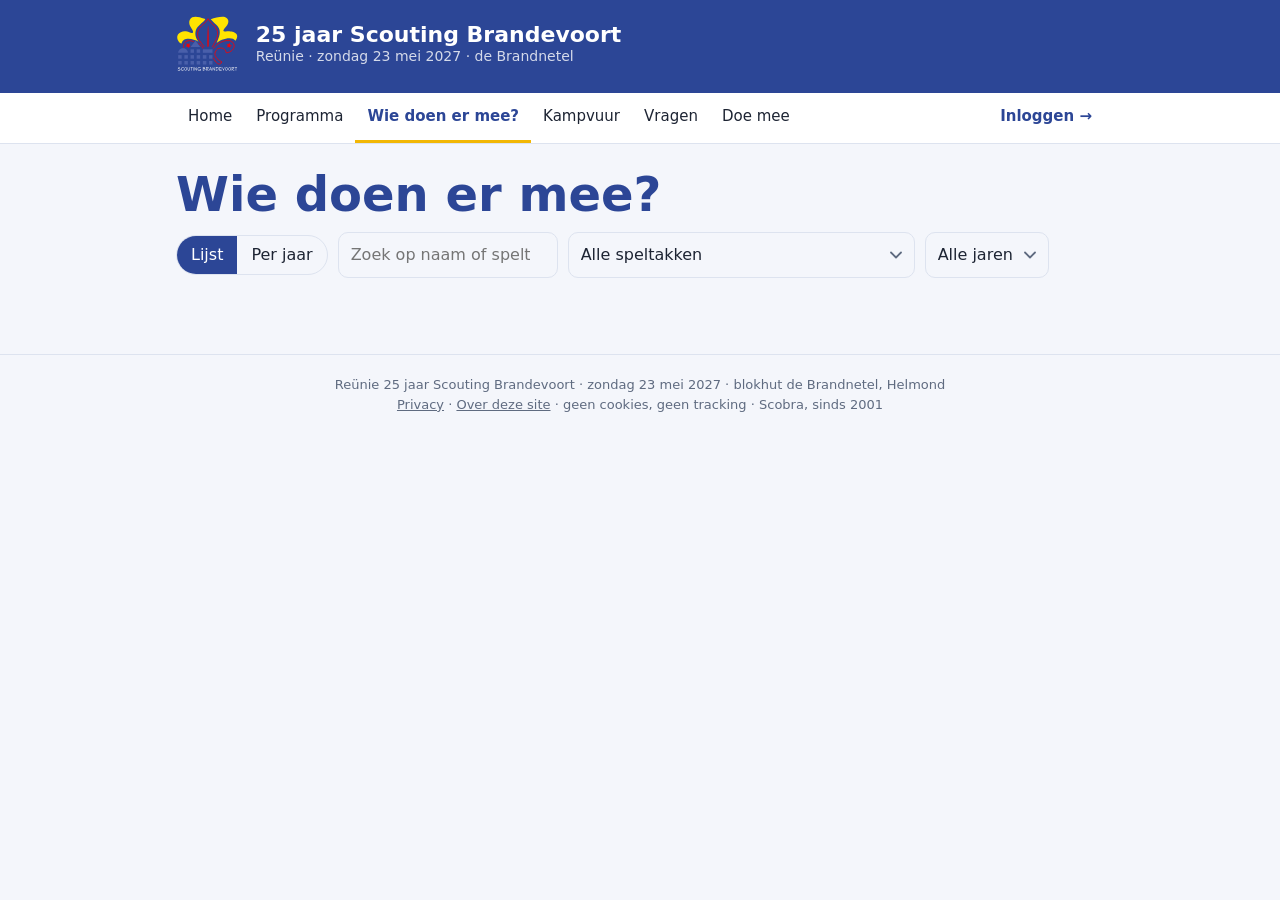
<file: deelnemers.html>
<!DOCTYPE html>
<html lang="nl">
<head>
<meta charset="UTF-8">
<meta name="viewport" content="width=device-width, initial-scale=1">
<title>Wie doen er mee? · Reünie 25 jaar Scouting Brandevoort</title>
<link rel="stylesheet" href="theme.css">
</head>
<body>
<header id="kop"></header>
<main>
  <h1>Wie doen er mee?</h1>
  <p class="muted" style="margin:0" id="totaal"></p>
  <div class="filters">
    <div class="seg"><button id="v-lijst" class="on">Lijst</button><button id="v-jaar">Per jaar</button></div>
    <input id="q" type="search" placeholder="Zoek op naam of speltak" aria-label="Zoek op naam, bijnaam of speltak (ook oude namen)">
    <select id="speltak" aria-label="Speltak"></select>
    <select id="jaar" aria-label="Jaar"></select>
  </div>
  <p class="summary" id="summary"></p>

  <div id="lijst">
    <div id="people"></div>
    <div id="zonder" hidden>
      <h3 class="sub">Ook ingeschreven</h3>
      <div class="people" id="people2"></div>
    </div>
  </div>

  <div id="perjaar" hidden>
    <p class="muted" style="margin:12px 0 0;font-size:14px">Aantal zichtbare jeugdleden per speltak per jaar, <b>L</b> = leiding. Klik op een vakje voor de namen.</p>
    <div class="scroll"><table class="ov" id="ov"></table></div>
  </div>
</main>
<dialog id="gz" class="card dialoog" aria-label="Foto's">
  <div class="gezichten" id="gz-fotos"></div>
  <p id="gz-naam" style="text-align:center;font-weight:700;margin:12px 0 4px"></p>
  <p id="gz-meld" style="text-align:center;margin:0;font-size:14px"></p>
  <form id="gz-form" hidden novalidate style="margin-top:10px">
    <label><span>Wat klopt er niet? <span class="muted" style="font-weight:400">(optioneel, alleen het comité ziet dit)</span></span>
      <textarea id="gz-reden" maxlength="500" style="min-height:70px"></textarea></label>
    <p class="muted" style="font-size:14px;margin:6px 0 0">Na het melden is de foto meteen niet meer te zien. Het comité kijkt ernaar.</p>
    <div class="acties"><button class="btn ghost" type="button" id="gz-terug">Annuleren</button><button class="btn danger" type="submit">Melden</button></div>
  </form>
  <div class="acties" id="gz-acties"><button class="btn ghost" type="button" id="gz-sluit">Sluiten</button></div>
</dialog>
<footer id="voet"></footer>
<script src="reunie.js"></script>
<script src="data.js"></script>
<script src="nav.js"></script>
<script>
  const NU = Reunie.NU;
  let PERSONEN = [], isZelf = () => false;
  const DOEL = /^#p-\d+$/.test(location.hash) ? location.hash : '';  // read before render() rewrites the URL

  // Anchor = position in the list; the home page gets the same list in the same order.
  const kaart = (p, hit) => Reunie.kaart(p, hit, isZelf(p), 'p-' + PERSONEN.indexOf(p), true);
  const grid = (titel, lijst, hit) => lijst.length
    ? `${titel ? `<h3 class="sub">${titel}</h3>` : ''}<div class="people">${lijst.map(p => kaart(p, hit)).join('')}</div>` : '';
  const naamVan = p => [p.voornaam, p.bijnaam, p.achternaam].filter(Boolean).join(' ').toLowerCase();

  function render() {
    const q = $('q').value.trim().toLowerCase(), t = $('speltak').value, j = +$('jaar').value;
    const hit = t || j ? Reunie.matcher(t, j) : null;
    // Name, nickname, or a speltak by any of its names ("verkenners" also finds the Scouts).
    const opNaam = p => !q || naamVan(p).includes(q) || !!p.takken?.some(r => Reunie.takPast(r, q));
    const lijst = PERSONEN.filter(p => !hit || p.takken?.some(hit)).filter(opNaam);

    if (hit) {
      // Leiding first: "who was my leiding at the Welpen in 2009?"
      const isLd = p => p.takken.some(r => r.rol === 'leiding' && hit(r));
      const ld = lijst.filter(isLd), lid = lijst.filter(p => !isLd(p));
      const kop = t && !Reunie.isRol(t) ? t : 'Jeugdleden';
      $('people').innerHTML = grid(ld.length ? 'Leiding' : '', ld, hit) + grid(ld.length ? Reunie.esc(kop) : '', lid, hit);
    } else {
      $('people').innerHTML = grid('', lijst, null);
    }
    if (!lijst.length) $('people').innerHTML = PERSONEN.length
      ? '<p class="muted">Niemand gevonden.</p>'
      : '<p class="muted">Nog niemand zichtbaar ingeschreven. <a href="inschrijven.html">Wees de eerste!</a></p>';

    // People who hide their speltakken can't match a speltak/year filter, but still want
    // to be seen: list them separately, the same for every filter (so nothing leaks).
    const zonder = hit ? PERSONEN.filter(p => !p.takken && (p.voornaam || p.achternaam || p.bijnaam || p.geboortejaar)).filter(opNaam) : [];
    $('zonder').hidden = !zonder.length;
    $('people2').innerHTML = zonder.map(p => kaart(p, null)).join('');

    const wat = t && j ? `${t} in ${j}` : t ? `Ooit bij ${t}` : j ? `Bij Brandevoort in ${j}` : '';
    $('summary').innerHTML = wat
      ? `<b>${Reunie.esc(wat)}:</b> ${lijst.length} ${lijst.length === 1 ? 'persoon' : 'mensen'} · <button class="linkbtn" id="reset">alles tonen</button>`
      : '';

    // Keep the filter in the URL so a filtered view can be shared
    const u = new URLSearchParams();
    if (t) u.set('speltak', t);
    if (j) u.set('jaar', j);
    history.replaceState(null, '', u.toString() ? '?' + u : location.pathname);
  }

  function renderPerJaar() {
    const namen = Reunie.takken().map(t => t.naam);
    const met = PERSONEN.filter(p => p.takken);
    const tel = (naam, j, rol) => met.filter(p => p.takken.some(r => (rol === 'lid') === (r.rol === 'lid') && Reunie.matcher(naam, j)(r))).length;
    const cel = {};
    let max = 1;
    for (let j = NU; j >= Reunie.opgericht(); j--) for (const n of namen) {
      const c = [tel(n, j, 'lid'), tel(n, j, 'leiding')];
      cel[j + n] = c; max = Math.max(max, c[0] + c[1]);
    }
    let rijen = '';
    for (let j = NU; j >= Reunie.opgericht(); j--) {
      rijen += `<tr><th class="y">${j}</th>` + namen.map(n => {
        const [lid, ld] = cel[j + n];
        if (!lid && !ld) return '<td><span class="muted">·</span></td>';
        const bg = `background: color-mix(in srgb, var(--brand) ${12 + 55 * (lid + ld) / max}%, transparent)`;
        const txt = [lid || '', ld ? `<small>${ld}L</small>` : ''].filter(Boolean).join(' · ');
        return `<td><button style="${bg}" data-speltak="${Reunie.esc(n)}" data-jaar="${j}">${txt}</button></td>`;
      }).join('') + '</tr>';
    }
    $('ov').innerHTML = `<thead><tr><th></th>${namen.map(n => `<th>${Reunie.esc(n)}</th>`).join('')}</tr></thead><tbody>${rijen}</tbody>`;
  }

  function view(v) {
    $('lijst').hidden = v !== 'lijst'; $('perjaar').hidden = v !== 'jaar';
    $('v-lijst').classList.toggle('on', v === 'lijst'); $('v-jaar').classList.toggle('on', v === 'jaar');
  }
  $('v-lijst').addEventListener('click', () => view('lijst'));
  $('v-jaar').addEventListener('click', () => view('jaar'));
  $('ov').addEventListener('click', e => {
    const b = e.target.closest('button');
    if (!b) return;
    $('speltak').value = b.dataset.speltak; $('jaar').value = b.dataset.jaar;
    view('lijst'); render(); scrollTo(0, 0);
  });
  $('summary').addEventListener('click', e => {
    if (e.target.id === 'reset') { $('speltak').value = ''; $('jaar').value = ''; render(); }
  });
  ['q', 'speltak', 'jaar'].forEach(id => $(id).addEventListener('input', render));

  // ---- profile photos (toen en nu): only logged-in participants get the paths ----
  let comite = false;
  async function gezichten() {
    const paden = PERSONEN.flatMap(p => [p.foto_toen, p.foto_nu]).filter(Boolean).map(x => x + '.jpg');
    if (!paden.length) return;
    const urls = await Data.fotoUrls(paden).catch(() => ({}));
    for (const p of PERSONEN) zetGezicht(p, urls);
    comite = await Data.beheerder().catch(() => false);
  }
  function zetGezicht(p, urls) {
    const g = { toen: p.foto_toen && urls[p.foto_toen + '.jpg'], nu: p.foto_nu && urls[p.foto_nu + '.jpg'] };
    p.gezicht = g.toen || g.nu ? g : null;
  }
  let groot = null;     // the person in the big view
  function toonGezicht(p) {
    groot = p;
    $('gz-fotos').innerHTML = ['toen', 'nu'].filter(s => p.gezicht?.[s]).map(s => `<figure>
        <img src="${Reunie.esc(p.gezicht[s])}" alt="Foto van ${s}"><figcaption>${s}${comite
          ? ` · <button type="button" class="linkbtn" data-weg="${s}">Weghalen</button>` : ''}</figcaption></figure>`).join('');
    $('gz-naam').textContent = Reunie.naam(p) || 'Anoniem';
    $('gz-meld').innerHTML = comite ? '' : '<button type="button" class="linkbtn zacht" id="gz-meldknop">Klopt er iets niet met deze foto? Meld het</button>';
    $('gz-form').hidden = true; $('gz-acties').hidden = false; $('gz-reden').value = '';
    if (!$('gz').open) $('gz').showModal();
  }
  ['people', 'people2'].forEach(id => $(id).addEventListener('click', e => {
    const b = e.target.closest('button[data-gezicht]');
    const n = b && +b.closest('.person')?.id.slice(2);
    if (b && PERSONEN[n]) toonGezicht(PERSONEN[n]);
  }));
  $('gz-sluit').addEventListener('click', () => $('gz').close());
  $('gz').addEventListener('click', e => { if (e.target === $('gz')) $('gz').close(); });
  $('gz-meld').addEventListener('click', e => {
    if (e.target.id !== 'gz-meldknop') return;
    $('gz-form').hidden = false; $('gz-acties').hidden = true; $('gz-meld').innerHTML = '';
    $('gz-reden').focus();
  });
  $('gz-terug').addEventListener('click', () => toonGezicht(groot));
  // Hide the photo(s) on this page at once; the comité decides afterwards.
  function haalWeg(p, soorten) {
    for (const s of soorten) p['foto_' + s] = null;
    if (p.gezicht) { for (const s of soorten) p.gezicht[s] = null; if (!p.gezicht.toen && !p.gezicht.nu) p.gezicht = null; }
    render();
  }
  $('gz-form').addEventListener('submit', async e => {
    e.preventDefault();
    const p = groot, soorten = ['toen', 'nu'].filter(s => p['foto_' + s]);
    const knop = e.submitter; if (knop) knop.disabled = true;
    try {
      for (const s of soorten) await Data.meldProfielfoto(p['foto_' + s], $('gz-reden').value);
      $('gz').close();
      haalWeg(p, soorten);
      $('summary').insertAdjacentHTML('afterend', '<p class="note ok" id="gz-bedankt">Dank je wel voor je melding. De foto is niet meer te zien.</p>');
      setTimeout(() => $('gz-bedankt')?.remove(), 8000);
    } catch (err) { alert('Melden lukte niet: ' + err.message); }
    if (knop) knop.disabled = false;
  });
  $('gz-fotos').addEventListener('click', async e => {
    const s = e.target.dataset.weg;
    if (!s || !confirm(`Deze foto van ${s} weghalen? Hij wordt meteen gewist.`)) return;
    e.target.disabled = true;
    try {
      await Data.beoordeelProfielfoto(groot['foto_' + s], 'weghalen');
      haalWeg(groot, [s]);
      groot.gezicht ? toonGezicht(groot) : $('gz').close();
    } catch (err) { alert('Weghalen lukte niet: ' + err.message); e.target.disabled = false; }
  });

  (async () => {
    await Reunie.laadSpeltakken();
    $('speltak').innerHTML = '<option value="">Alle speltakken</option>' +
      Reunie.takken().map(t => `<option value="${Reunie.esc(t.naam)}">${Reunie.esc(t.naam)}${t.oud.length
        ? ` (${Reunie.esc(t.oud.slice(0, 2).join(', '))}${t.oud.length > 2 ? ', …' : ''})` : ''}</option>`).join('');
    let jaren = '<option value="">Alle jaren</option>';
    for (let j = NU; j >= Reunie.opgericht(); j--) jaren += `<option>${j}</option>`;
    $('jaar').innerHTML = jaren;

    const u = new URLSearchParams(location.search);
    $('speltak').value = u.get('speltak') || '';
    $('jaar').value = u.get('jaar') || '';

    const [d, ik] = await Promise.all([Data.deelnemers(), Data.ingelogd() ? Data.ik().catch(() => null) : null]);
    isZelf = Reunie.zelf(ik);
    PERSONEN = d.personen;
    await gezichten();
    $('totaal').innerHTML = `<b>${d.totaal}</b> ${d.totaal === 1 ? "doet" : "doen"} mee · ${Reunie.erbijTekst(d.erbij)} · <b>${PERSONEN.length}</b> zichtbaar`;
    render(); renderPerJaar();

    // From a name on the home page (#p-3): scroll to that card and light it up briefly.
    const doel = DOEL && document.querySelector(DOEL);
    if (doel) {
      doel.scrollIntoView({ block: 'center' });
      doel.classList.add('gevonden');
    }
  })();
</script>
</body>
</html>
</file>
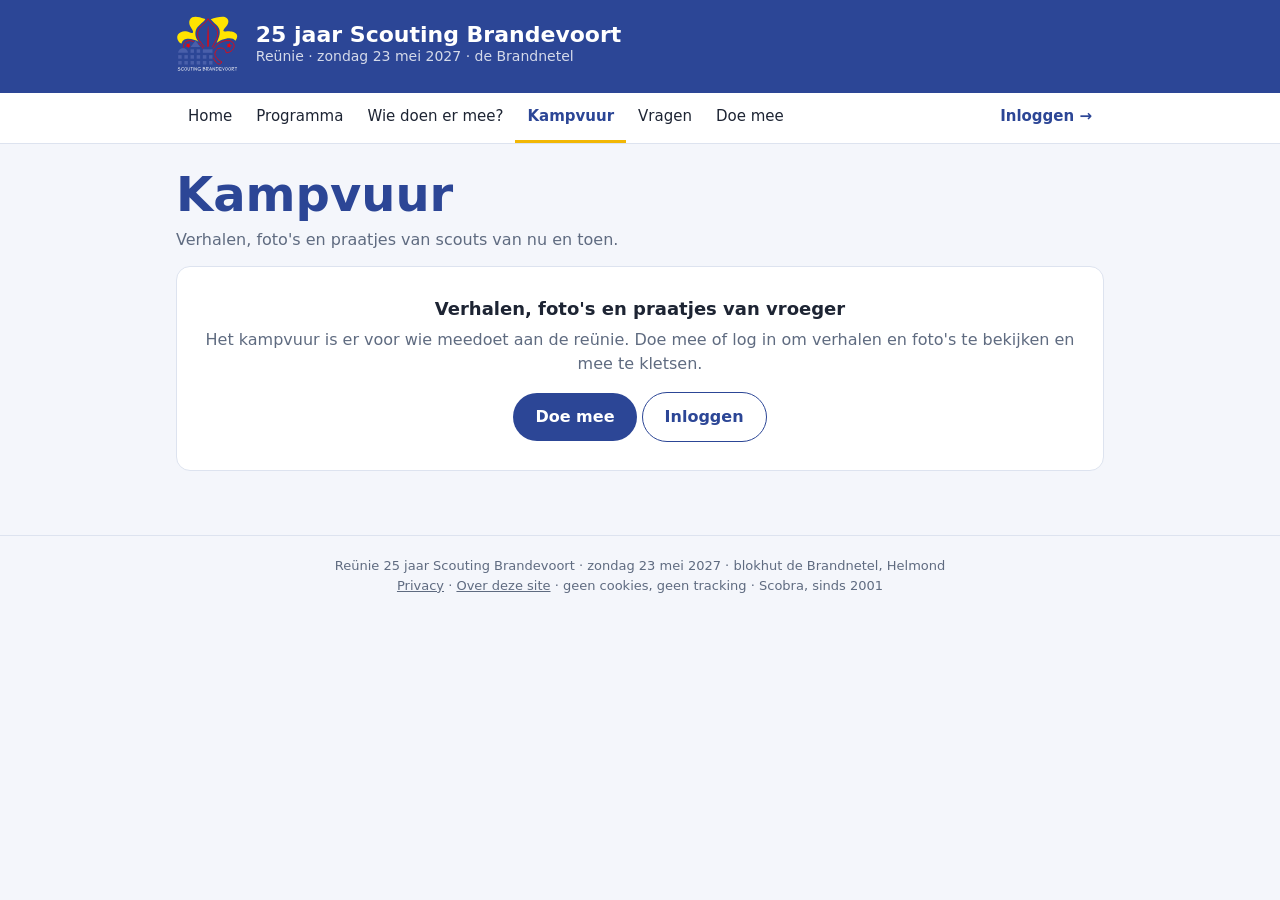
<file: herinneringen.html>
<!DOCTYPE html>
<html lang="nl">
<head>
<meta charset="UTF-8">
<meta name="robots" content="noindex">
<title>Kampvuur · Reünie 25 jaar Scouting Brandevoort</title>
<!-- Herinneringen is now called Kampvuur: old links (also #fotos, #verhaal-<id>) land there. -->
<script>location.replace('kampvuur.html' + location.search + location.hash);</script>
<meta http-equiv="refresh" content="0; url=kampvuur.html">
</head>
<body>
<p>Herinneringen heet nu <a href="kampvuur.html">Kampvuur</a>.</p>
</body>
</html>
</file>
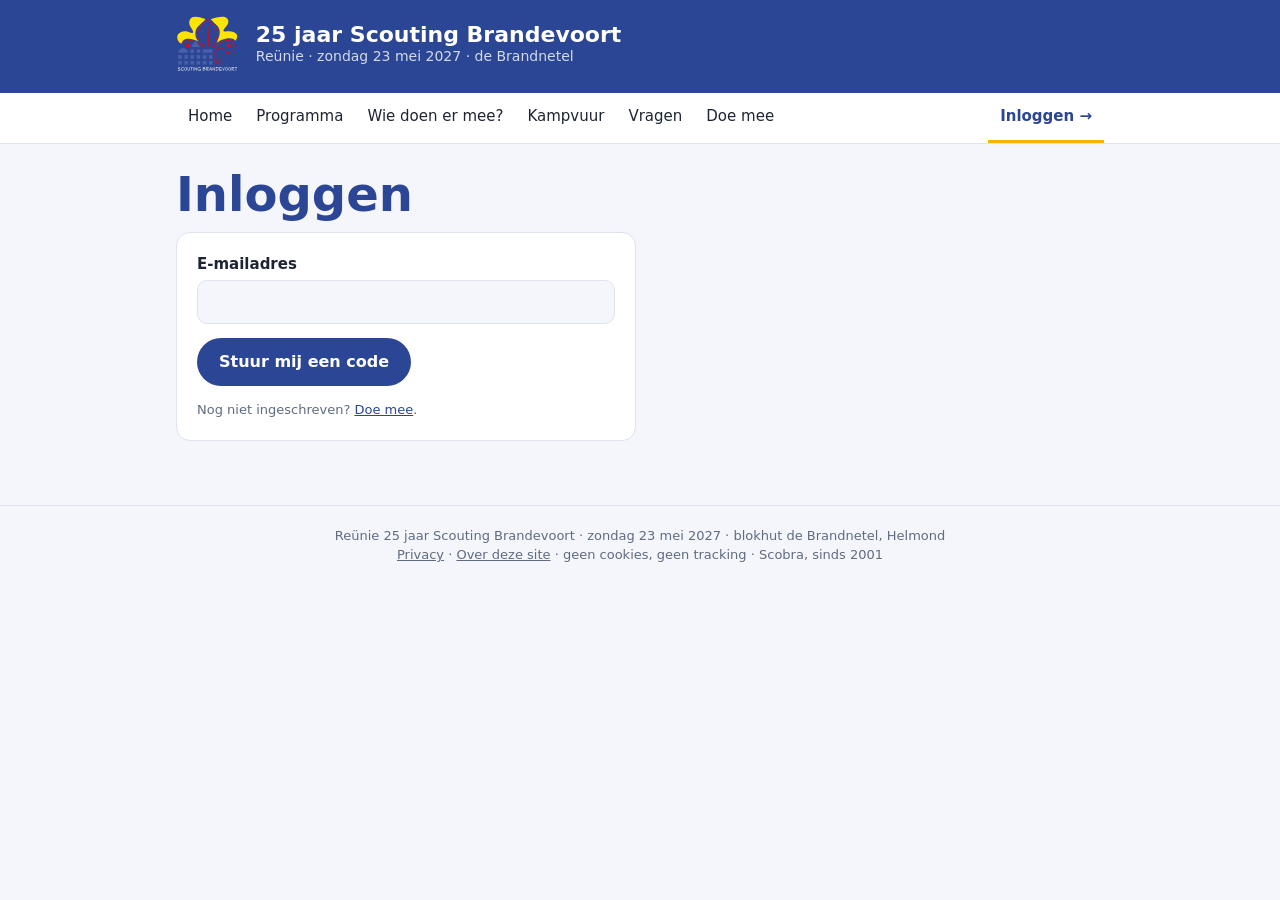
<file: inloggen.html>
<!DOCTYPE html>
<html lang="nl">
<head>
<meta charset="UTF-8">
<meta name="viewport" content="width=device-width, initial-scale=1">
<title>Inloggen · Reünie 25 jaar Scouting Brandevoort</title>
<link rel="stylesheet" href="theme.css">
</head>
<body>
<header id="kop"></header>
<main>
  <section id="stap-email">
    <h1>Inloggen</h1>
    <form class="card narrow" id="form-email" novalidate>
      <label>E-mailadres<input type="email" id="email" autocomplete="email" required></label>
      <p class="err" id="fout-email" hidden></p>
      <div><button class="btn">Stuur mij een code</button></div>
      <small class="muted">Nog niet ingeschreven? <a href="inschrijven.html">Doe mee</a>.</small>
    </form>
  </section>

  <section id="stap-code" hidden>
    <h1>Check je mail</h1>
    <form class="card narrow" id="form-code" novalidate>
      <p style="margin:0">We hebben een code gestuurd naar <b id="naar"></b>. Vul die hieronder in.</p>
      <label>Code<input id="code" class="code" inputmode="numeric" autocomplete="one-time-code" maxlength="8" required></label>
      <p class="err" id="fout-code" hidden></p>
      <div><button class="btn">Bevestigen</button></div>
      <small class="muted">Niets ontvangen? Kijk in je spam, of <a href="inloggen.html" id="opnieuw">probeer een ander adres</a>.</small>
    </form>
  </section>
</main>
<footer id="voet"></footer>
<script src="reunie.js"></script>
<script src="data.js"></script>
<script src="nav.js"></script>
<script>
  // The address travels between pages in sessionStorage (this tab only), never in the URL.
  const ss = {
    get: k => { try { return sessionStorage.getItem(k); } catch { return null; } },
    set: (k, v) => { try { v == null ? sessionStorage.removeItem(k) : sessionStorage.setItem(k, v); } catch {} },
  };

  function toon() {
    const email = ss.get('reunie25.email');
    const code = location.hash === '#code' && email;
    $('stap-email').hidden = !!code; $('stap-code').hidden = !code;
    if (code) { $('naar').textContent = email; $('code').focus(); }
    else if (email) $('email').value = email;
  }
  addEventListener('hashchange', toon);

  if (Data.ingelogd()) location.replace('mijn.html');
  toon();

  $('opnieuw').addEventListener('click', () => { ss.set('reunie25.nieuw', null); });

  $('form-email').addEventListener('submit', async e => {
    e.preventDefault();
    const email = $('email').value.trim();
    try {
      await Data.vraagCode(email);
      ss.set('reunie25.email', email); ss.set('reunie25.nieuw', null);
      location.hash = 'code';
    } catch (err) { $('fout-email').hidden = false; $('fout-email').textContent = err.message; }
  });

  $('form-code').addEventListener('submit', async e => {
    e.preventDefault();
    const email = ss.get('reunie25.email');
    try {
      await Data.bevestig(email, $('code').value);
      // Coming from the registration form: store it now the address is confirmed, unless
      // this address already had a registration (then keep that one, nothing is overwritten).
      const nieuw = ss.get('reunie25.nieuw');
      let bestond = false;
      if (nieuw) {
        bestond = !!(await Data.ik());
        if (!bestond) {
          await Data.bewaar(JSON.parse(nieuw));
          // Profile photos cut out on the form wait here as data URLs; a failure is not fatal
          // (they can be added later on Gegevens aanpassen).
          const pf = JSON.parse(ss.get('reunie25.profiel') || '{}');
          for (const soort of ['toen', 'nu']) if (pf[soort]) {
            try { await Data.zetProfielfoto(soort, await (await fetch(pf[soort])).blob()); } catch {}
          }
        }
      }
      ss.set('reunie25.nieuw', null); ss.set('reunie25.email', null); ss.set('reunie25.profiel', null);
      // Comité member without a registration: straight to Beheer.
      if (!nieuw && !(await Data.ik()) && await Data.beheerder()) { location.href = 'beheer.html'; return; }
      location.href = bestond ? 'mijn.html#bestond' : nieuw ? 'mijn.html#welkom' : 'mijn.html';
    } catch (err) { $('fout-code').hidden = false; $('fout-code').textContent = err.message; }
  });
</script>
</body>
</html>
</file>
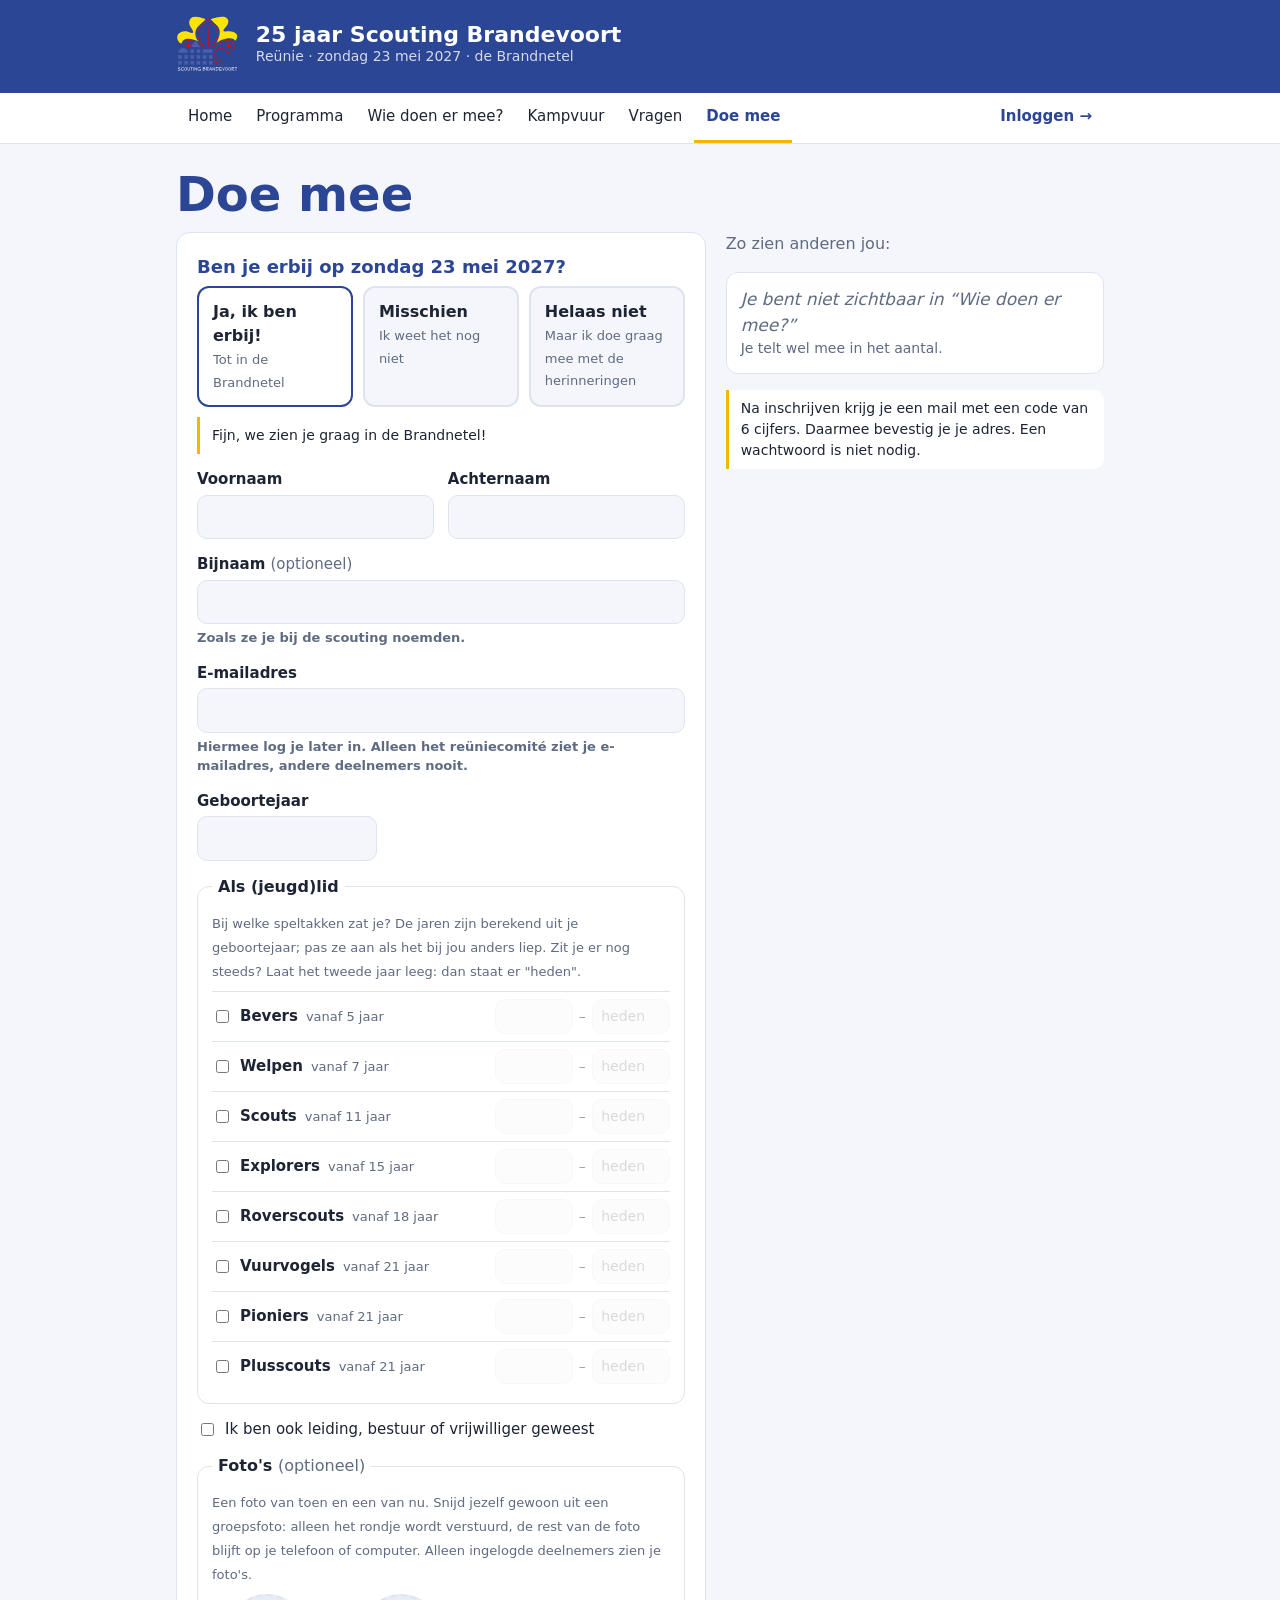
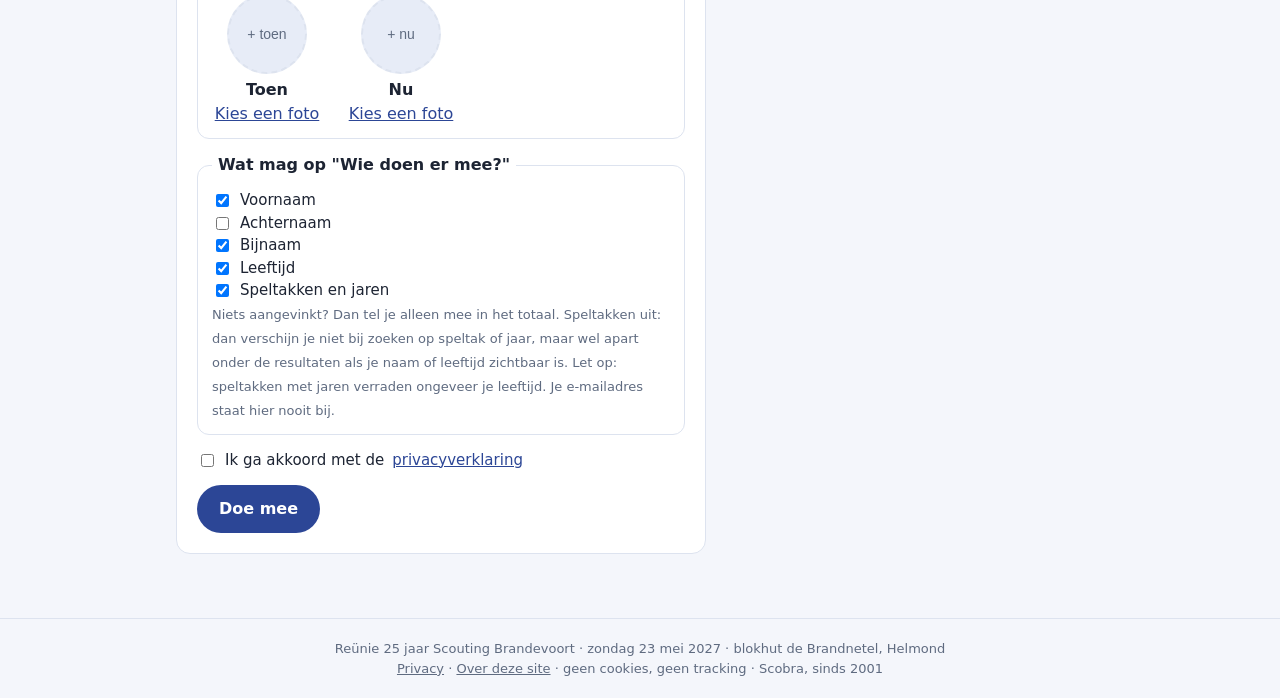
<file: inschrijven.html>
<!DOCTYPE html>
<html lang="nl">
<head>
<meta charset="UTF-8">
<meta name="viewport" content="width=device-width, initial-scale=1">
<title>Doe mee · Reünie 25 jaar Scouting Brandevoort</title>
<link rel="stylesheet" href="theme.css">
</head>
<body>
<header id="kop"></header>
<main>
  <h1 id="titel">Doe mee</h1>
  <p class="note" id="comite-noot" hidden style="margin-bottom:16px">Je bent ingelogd als lid van het reüniecomité, maar nog niet ingeschreven voor de reünie zelf. Kom je ook? Vul dan dit formulier in. Anders kun je gewoon naar <a href="beheer.html">Beheer</a> of <button class="linkbtn" id="comite-uit" type="button">uitloggen</button>.</p>
  <div class="split">
    <form class="card" id="form" novalidate>
      <fieldset class="erbij-vraag">
        <legend>Ben je erbij op zondag 23 mei 2027?</legend>
        <div class="erbij">
          <label><input type="radio" name="erbij" value="ja" checked><b>Ja, ik ben erbij!</b><small>Tot in de Brandnetel</small></label>
          <label><input type="radio" name="erbij" value="misschien"><b>Misschien</b><small>Ik weet het nog niet</small></label>
          <label><input type="radio" name="erbij" value="nee"><b>Helaas niet</b><small>Maar ik doe graag mee met de herinneringen</small></label>
        </div>
        <p class="note" id="erbij-uitleg"></p>
      </fieldset>
      <div class="two">
        <label>Voornaam<input id="f-voor" autocomplete="given-name" required></label>
        <label>Achternaam<input id="f-achter" autocomplete="family-name"></label>
      </div>
      <label><span>Bijnaam <span class="muted" style="font-weight:400">(optioneel)</span></span><input id="f-bijnaam" maxlength="40" autocomplete="nickname">
        <small class="muted">Zoals ze je bij de scouting noemden.</small></label>
      <label>E-mailadres<input type="email" id="f-email" autocomplete="email" required>
        <small class="muted" id="email-hint">Hiermee log je later in. Alleen het reüniecomité ziet je e-mailadres, andere deelnemers nooit.</small></label>
      <label style="max-width:180px">Geboortejaar<input id="f-jaar" type="number" inputmode="numeric" min="1930" required></label>

      <fieldset>
        <legend>Als (jeugd)lid</legend>
        <small class="muted">Bij welke speltakken zat je? De jaren zijn berekend uit je geboortejaar; pas ze aan als het bij jou anders liep. Zit je er nog steeds? Laat het tweede jaar leeg: dan staat er "heden".</small>
        <div class="takken" id="takken-lid"></div>
      </fieldset>

      <label class="check"><input type="checkbox" id="f-leiding"> Ik ben ook leiding, bestuur of vrijwilliger geweest</label>
      <fieldset id="blok-leiding" hidden>
        <legend>Als leiding</legend>
        <small class="muted">Van welke speltakken was je leiding? Vul de jaren zelf in. Ben je het nog steeds? Laat het tweede jaar leeg.</small>
        <div class="takken" id="takken-leiding"></div>
      </fieldset>

      <fieldset id="fotos">
        <legend>Foto's <span class="muted" style="font-weight:400">(optioneel)</span></legend>
        <small class="muted">Een foto van toen en een van nu. Snijd jezelf gewoon uit een groepsfoto: alleen het rondje wordt verstuurd, de rest van de foto blijft op je telefoon of computer. Alleen ingelogde deelnemers zien je foto's.</small>
        <div class="fotoslot" id="fotoslot"></div>
        <p class="err" id="foto-fout" hidden></p>
      </fieldset>

      <fieldset>
        <legend>Wat mag op "Wie doen er mee?"</legend>
        <label class="check"><input type="checkbox" id="s-voor" checked> Voornaam</label>
        <label class="check"><input type="checkbox" id="s-achter"> Achternaam</label>
        <label class="check"><input type="checkbox" id="s-bijnaam" checked> Bijnaam</label>
        <label class="check"><input type="checkbox" id="s-leeftijd" checked> Leeftijd</label>
        <label class="check"><input type="checkbox" id="s-tak" checked> Speltakken en jaren</label>
        <small class="muted">Niets aangevinkt? Dan tel je alleen mee in het totaal. Speltakken uit: dan verschijn je niet bij zoeken op speltak of jaar, maar wel apart onder de resultaten als je naam of leeftijd zichtbaar is. Let op: speltakken met jaren verraden ongeveer je leeftijd. Je e-mailadres staat hier nooit bij.</small>
      </fieldset>

      <label class="check" id="akkoord-rij"><input type="checkbox" id="f-akkoord"> Ik ga akkoord met de <a href="privacy.html" target="_blank">privacyverklaring</a></label>
      <p class="err" id="fout" hidden></p>
      <div class="row">
        <button class="btn" id="knop">Doe mee</button>
        <a href="mijn.html" class="muted" id="annuleer" hidden>Annuleren</a>
      </div>
    </form>

    <div class="sticky">
      <p class="muted" style="margin-top:0">Zo zien anderen jou:</p>
      <div id="pv"></div>
      <p class="note" style="margin-top:16px" id="uitleg">Na inschrijven krijg je een mail met een code van 6 cijfers. Daarmee bevestig je je adres. Een wachtwoord is niet nodig.</p>
    </div>
  </div>
</main>
<footer id="voet"></footer>
<script src="reunie.js"></script>
<script src="data.js"></script>
<script src="nav.js"></script>
<script src="uitsnijden.js"></script>
<script>
  const NU = Reunie.NU;
  $('f-jaar').max = NU - 4;

  // keuze['lid:Welpen'] / keuze['leiding:Welpen'] = { on, van, tot, eigen, naam, anders }
  // eigen = years set by hand (or loaded), so a birth-year change leaves them alone
  // naam = what it was called then ("Kabouters"), '' = the current name; anders = typed by hand
  const keuze = {};
  const K = (rol, naam) => keuze[rol + ':' + naam] ||= { on: false, van: '', tot: '', eigen: false, naam: '', anders: false };
  // Years before 2001 can be typed or reached with the arrows (older members); arrow up
  // from an empty field still starts at opgericht.
  const MIN_JAAR = 1930;
  let bewerken = false, afmaken = false;   // afmaken: logged in without a registration yet

  function takRij(rol, t) {
    const jaar = +$('f-jaar').value;
    const k = K(rol, t.naam);
    let extra = '';
    if (rol === 'lid') {
      const r = Reunie.berekenJaren(jaar, t.naam);
      if (!k.eigen) [k.van, k.tot] = r ? [r[0], r[1] ?? ''] : ['', ''];
      const later = jaar && jaar + t.vanaf > NU;
      // Too old for this speltak when Brandevoort started: no hint, ticking it is fine.
      extra = `<span class="age">vanaf ${t.vanaf} jaar</span>` + (later ? ' <span class="age">nog niet aan de beurt</span>' : '');
    }
    const naam = Reunie.esc(t.naam);
    const data = `data-rol="${rol}" data-naam="${naam}"`;
    const yr = `type="number" inputmode="numeric" class="yr" min="${MIN_JAAR}" data-start="${Reunie.opgericht()}" max="${NU}" ${k.on ? '' : 'disabled'} ${data}`;
    // "Heette toen": only under a ticked speltak that has old names in speltakken.txt.
    const oud = Reunie.oudeNamen(t.naam);
    const toen = k.on && oud.length ? `<div class="toen">Heette toen
        <select ${data} data-toen aria-label="${naam}: hoe heette het toen?"><option value="">${naam}</option>
          ${oud.map(o => `<option${!k.anders && o === k.naam ? ' selected' : ''}>${Reunie.esc(o)}</option>`).join('')}
          <option value="__anders"${k.anders ? ' selected' : ''}>andere naam…</option></select>
        ${k.anders ? `<input ${data} data-eigen maxlength="30" value="${Reunie.esc(k.naam)}" placeholder="zoals het toen heette" aria-label="${naam}: andere naam">` : ''}
      </div>` : '';
    return `<div class="tak ${k.on ? '' : 'off'}">
      <label class="check"><input type="checkbox" ${k.on ? 'checked' : ''} ${data}> ${naam} ${extra}</label>
      <span class="yrs"><input ${yr} data-veld="van" value="${k.van}" aria-label="${naam} van">
        – <input ${yr} data-veld="tot" value="${k.tot}" placeholder="heden" aria-label="${naam} tot"></span>
      ${toen}
    </div>`;
  }
  function renderTakken() {
    const t = Reunie.takken();
    $('takken-lid').innerHTML = t.filter(x => x.vanaf != null).map(x => takRij('lid', x)).join('');
    $('takken-leiding').innerHTML = t.map(x => takRij('leiding', x)).join('');
  }

  // Event delegation for the speltak rows
  document.addEventListener('change', e => {
    const d = e.target.dataset;
    if (e.target.type === 'checkbox' && d.rol) { K(d.rol, d.naam).on = e.target.checked; renderTakken(); preview(); }
    if ('toen' in d) {
      const k = K(d.rol, d.naam);
      k.anders = e.target.value === '__anders';
      k.naam = k.anders ? '' : e.target.value;
      renderTakken(); preview();
      if (k.anders) document.querySelector(`input[data-eigen][data-rol="${d.rol}"][data-naam="${CSS.escape(d.naam)}"]`)?.focus();
    }
  });
  document.addEventListener('input', e => {
    const d = e.target.dataset;
    if (d.veld) { const k = K(d.rol, d.naam); k[d.veld] = +e.target.value || ''; k.eigen = true; preview(); }
    if ('eigen' in d) { K(d.rol, d.naam).naam = e.target.value.trim().slice(0, 30); preview(); }
  });
  $('f-jaar').addEventListener('input', () => { renderTakken(); preview(); });
  $('f-leiding').addEventListener('change', () => { $('blok-leiding').hidden = !$('f-leiding').checked; preview(); });
  // Coming? Only the participant and the comité see the choice; it can be changed any time.
  const ERBIJ_TEKST = {
    ja: 'Fijn, we zien je graag in de Brandnetel!',
    misschien: 'Prima. Je kunt al meedoen met de herinneringen; pas je keuze aan zodra je het weet.',
    nee: 'Jammer dat je niet kan! Je bent van harte welkom om wel bij te dragen aan de herinneringen. Verandert er iets, pas het dan <a href="mijn.html">hier</a> aan.',
  };
  const erbij = () => document.querySelector('input[name=erbij]:checked')?.value || 'ja';
  const erbijUitleg = () => { $('erbij-uitleg').innerHTML = ERBIJ_TEKST[erbij()]; };
  document.querySelectorAll('input[name=erbij]').forEach(i => i.addEventListener('change', erbijUitleg));
  erbijUitleg();

  ['f-voor', 'f-achter', 'f-bijnaam', 's-voor', 's-achter', 's-bijnaam', 's-leeftijd', 's-tak'].forEach(id => $(id).addEventListener('input', preview));

  function leesForm() {
    const rows = rol => Reunie.takken().filter(t => keuze[rol + ':' + t.naam]?.on).map(t => {
      const k = keuze[rol + ':' + t.naam];
      return { speltak: t.naam, rol, van: k.van || null, tot: k.tot || null, ...(k.naam && k.naam !== t.naam ? { naam: k.naam } : {}) };
    });
    return {
      voornaam: $('f-voor').value.trim(), achternaam: $('f-achter').value.trim(), bijnaam: $('f-bijnaam').value.trim(),
      email: $('f-email').value.trim(), geboortejaar: +$('f-jaar').value || null, erbij: erbij(),
      takken: [...rows('lid'), ...($('f-leiding').checked ? rows('leiding') : [])],
      toon: { voornaam: $('s-voor').checked, achternaam: $('s-achter').checked, bijnaam: $('s-bijnaam').checked, leeftijd: $('s-leeftijd').checked, takken: $('s-tak').checked },
    };
  }
  function preview() {
    const r = leesForm();
    r.takken = r.takken.filter(x => x.van);
    const p = Data.publiek(r);
    p.gezicht = { toen: pf.toen.url, nu: pf.nu.url };
    $('pv').innerHTML = Reunie.kaart(p);
  }

  // ---- profile photos (toen en nu) ----
  // Per soort: url (shown), blob (newly cut out, still to send), pad + status (already saved),
  // weg (remove the saved one on Opslaan).
  const pf = { toen: { url: null }, nu: { url: null } };
  function toonFotoslots() {
    $('fotoslot').innerHTML = ['toen', 'nu'].map(soort => {
      const f = pf[soort], Naam = soort === 'toen' ? 'Toen' : 'Nu';
      return `<div>
        <button type="button" class="rond${f.url ? ' vol' : ''}" data-kies="${soort}" aria-label="${f.url ? 'Andere foto' : 'Kies een foto'} van ${soort}">${f.url ? `<img src="${Reunie.esc(f.url)}" alt="">` : '+ ' + soort}</button>
        <div><b>${Naam}</b></div>
        ${f.url ? `<button type="button" class="linkbtn" data-kies="${soort}">Andere</button> · <button type="button" class="linkbtn" data-weg="${soort}">Weghalen</button>`
                : `<button type="button" class="linkbtn" data-kies="${soort}">Kies een foto</button>`}
        ${f.status === 'gemeld' && !f.blob ? '<br><small class="muted">gemeld, nu verborgen</small>' : ''}
      </div>`;
    }).join('');
  }
  $('fotoslot').addEventListener('click', async e => {
    const kies = e.target.closest('[data-kies]')?.dataset.kies, weg = e.target.closest('[data-weg]')?.dataset.weg;
    $('foto-fout').hidden = true;
    if (kies) {
      try {
        const blob = await Uitsnijden.kies(`Jouw foto van ${kies}`);
        if (!blob) return;
        if (pf[kies].blob) URL.revokeObjectURL(pf[kies].url);
        Object.assign(pf[kies], { url: URL.createObjectURL(blob), blob, weg: false });
      } catch (err) { $('foto-fout').textContent = err.message; $('foto-fout').hidden = false; return; }
    }
    if (weg) Object.assign(pf[weg], { url: null, blob: null, weg: true });
    toonFotoslots(); preview();
  });
  // After Opslaan (logged in): send new photos, remove the ones taken away.
  async function bewaarFotos() {
    for (const soort of ['toen', 'nu']) {
      const f = pf[soort];
      if (f.blob) await Data.zetProfielfoto(soort, f.blob);
      else if (f.weg && f.pad) await Data.wisProfielfoto(soort);
    }
  }
  // New registration: keep the cut-out photos until the code is confirmed (see inloggen.html).
  async function onthoudFotos() {
    const naarUrl = blob => new Promise(ok => { const r = new FileReader(); r.onload = () => ok(r.result); r.readAsDataURL(blob); });
    const uit = {};
    for (const soort of ['toen', 'nu']) if (pf[soort].blob) uit[soort] = await naarUrl(pf[soort].blob);
    try { sessionStorage.setItem('reunie25.profiel', JSON.stringify(uit)); } catch {}
  }
  async function laadFotos() {
    const mijn = await Data.mijnProfielfotos().catch(() => ({}));
    const paden = ['toen', 'nu'].filter(s => mijn[s]).map(s => mijn[s].pad + '.jpg');
    const urls = paden.length ? await Data.fotoUrls(paden).catch(() => ({})) : {};
    for (const soort of ['toen', 'nu']) if (mijn[soort]) Object.assign(pf[soort], { ...mijn[soort], url: urls[mijn[soort].pad + '.jpg'] || null });
    toonFotoslots(); preview();
  }
  toonFotoslots();

  function controleer(r) {
    if (!r.voornaam) return 'Vul je voornaam in.';
    if (r.bijnaam.length > 40) return 'Je bijnaam is te lang (maximaal 40 tekens).';
    if (!/^[^\s@]+@[^\s@]+\.[^\s@]+$/.test(r.email)) return 'Vul een geldig e-mailadres in.';
    if (!r.geboortejaar || r.geboortejaar < 1930 || r.geboortejaar > NU - 4) return 'Vul een geldig geboortejaar in.';
    for (const x of r.takken) {
      const wat = (x.rol === 'leiding' && !Reunie.isRol(x.speltak) ? 'Leiding ' : '') + x.speltak;
      if (!x.van) return `Vul bij ${wat} het eerste jaar in, of haal het vinkje weg.`;
      if (x.tot && x.tot < x.van) return `Bij ${wat} ligt het tweede jaar vóór het eerste.`;
      if (x.van < MIN_JAAR || x.van > NU || (x.tot && x.tot > NU)) return `Vul bij ${wat} jaren in tussen ${MIN_JAAR} en ${NU}.`;
    }
    if (!$('akkoord-rij').hidden && !$('f-akkoord').checked) return 'Ga akkoord met de privacyverklaring om je in te schrijven.';
    return '';
  }

  $('form').addEventListener('submit', async e => {
    e.preventDefault();
    const r = leesForm();
    const f = controleer(r);
    $('fout').hidden = !f; $('fout').textContent = f;
    if (f) return;
    $('knop').disabled = true;
    try {
      if (bewerken) {
        await Data.bewaar(r);
        try { await bewaarFotos(); }
        catch (err) {
          $('foto-fout').textContent = 'Je gegevens zijn opgeslagen, maar je foto niet: ' + err.message;
          $('foto-fout').hidden = false; $('knop').disabled = false;
          return;
        }
        location.href = 'mijn.html';
      } else {
        await Data.vraagCode(r.email, { nieuw: true });
        await onthoudFotos();
        // Keep the form until the address is confirmed (sessionStorage: this tab only)
        try { sessionStorage.setItem('reunie25.nieuw', JSON.stringify(r)); sessionStorage.setItem('reunie25.email', r.email); } catch {}
        location.href = 'inloggen.html#code';
      }
    } catch (err) {
      // Finishing a registration, but the login was removed meanwhile: keep the form
      // and continue as a new registration (a new code is mailed on the next click).
      if (err.code === 'sessie' && afmaken) {
        afmaken = bewerken = false;
        $('f-email').readOnly = false; $('comite-noot').hidden = true; $('uitleg').hidden = false;
        err = { message: 'Je inlog was verlopen. Klik nog een keer op Doe mee, dan krijg je een nieuwe code per mail.' };
      }
      $('fout').hidden = false; $('fout').textContent = err.message;
      $('knop').disabled = false;
    }
  });

  function vul(r) {
    $('f-voor').value = r.voornaam || ''; $('f-achter').value = r.achternaam || ''; $('f-bijnaam').value = r.bijnaam || '';
    $('f-email').value = r.email || ''; $('f-jaar').value = r.geboortejaar || '';
    for (const x of r.takken || []) Object.assign(K(x.rol, x.speltak), { on: true, van: x.van, tot: x.tot ?? '', eigen: true,
      naam: x.naam || '', anders: !!x.naam && !Reunie.oudeNamen(x.speltak).includes(x.naam) });
    $('f-leiding').checked = (r.takken || []).some(x => x.rol === 'leiding');
    $('blok-leiding').hidden = !$('f-leiding').checked;
    $('s-voor').checked = r.toon.voornaam; $('s-achter').checked = r.toon.achternaam; $('s-bijnaam').checked = r.toon.bijnaam !== false;
    $('s-leeftijd').checked = r.toon.leeftijd; $('s-tak').checked = r.toon.takken;
    const k = document.querySelector(`input[name=erbij][value="${r.erbij || 'ja'}"]`);
    if (k) { k.checked = true; erbijUitleg(); }
  }

  (async () => {
    await Reunie.laadSpeltakken();
    let ik = null;
    try { ik = Data.ingelogd() ? await Data.ik() : null; } catch {}
    if (!ik && Data.ingelogd()) {
      // Logged in, but no registration saved yet: finish it here, no new code needed.
      bewerken = afmaken = true;
      $('f-email').value = Data.email() || ''; $('f-email').readOnly = true;
      $('email-hint').textContent = 'Je inlogadres. Alleen het reüniecomité ziet het, andere deelnemers nooit.';
      $('uitleg').hidden = true;
      if (await Data.beheerder()) $('comite-noot').hidden = false;
    } else if (ik) {
      bewerken = true;
      document.title = 'Gegevens aanpassen · Reünie 25 jaar Scouting Brandevoort';
      $('titel').textContent = 'Gegevens aanpassen';
      $('knop').textContent = 'Opslaan';
      $('f-email').readOnly = true;
      $('email-hint').textContent = 'Je inlogadres. Een ander adres? Schrijf je dan uit en opnieuw in.';
      $('akkoord-rij').hidden = true; $('annuleer').hidden = false; $('uitleg').hidden = true;
      vul(ik);
    }
    renderTakken(); preview();
    if (bewerken) laadFotos();
  })();
  $('comite-uit').addEventListener('click', async () => { await Data.uitloggen(); location.href = 'index.html'; });
</script>
</body>
</html>
</file>
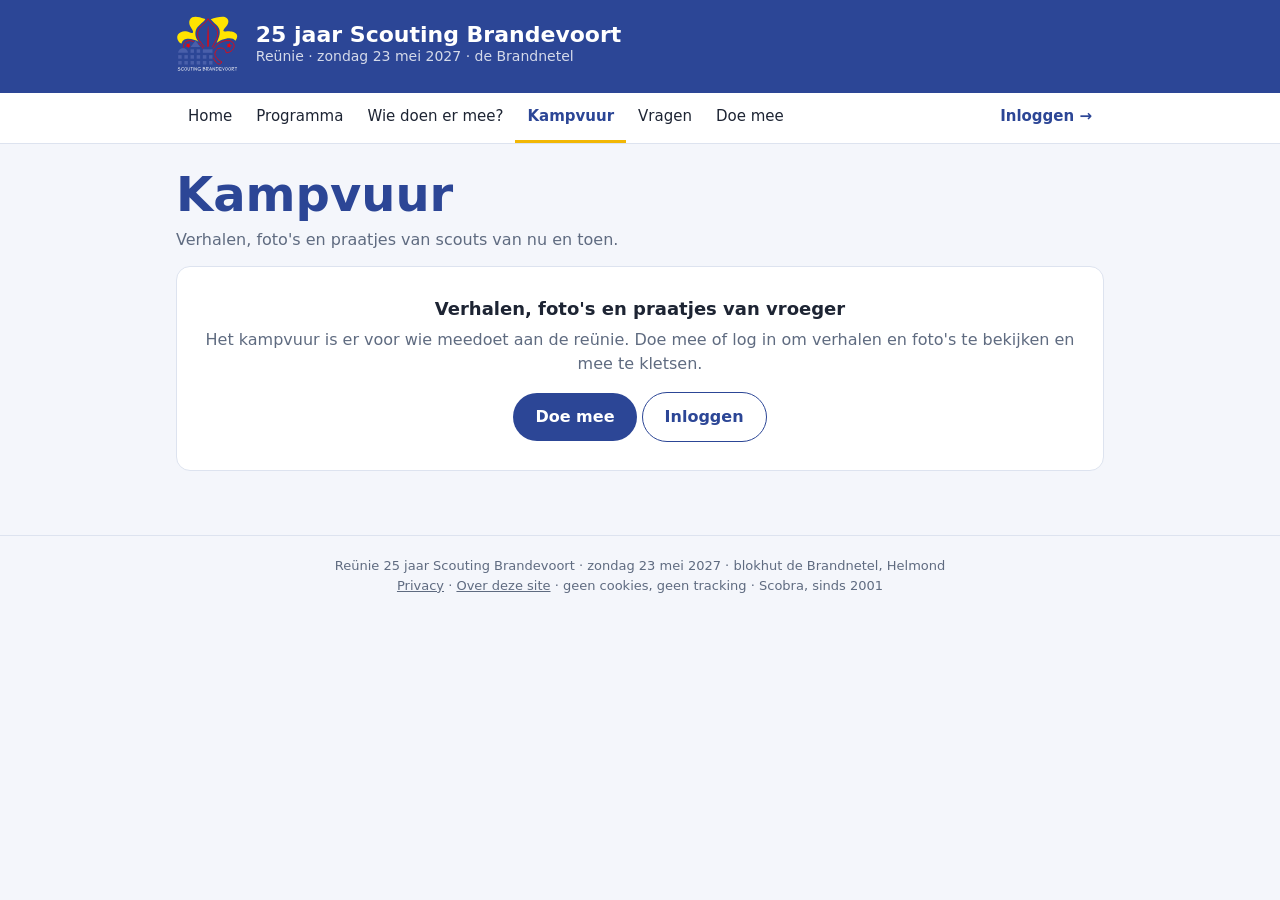
<file: kampvuur.html>
<!DOCTYPE html>
<html lang="nl">
<head>
<meta charset="UTF-8">
<meta name="viewport" content="width=device-width, initial-scale=1">
<meta name="robots" content="noindex">
<title>Kampvuur · Reünie 25 jaar Scouting Brandevoort</title>
<link rel="stylesheet" href="theme.css">
</head>
<body>
<header id="kop"></header>
<main>
  <h1>Kampvuur</h1>
  <p class="onder-h1">Verhalen, foto's en praatjes van scouts van nu en toen. <span class="slot" id="slot" hidden>🔒 Alleen voor wie meedoet</span></p>
  <p class="muted" id="laden">Laden…</p>

  <!-- Not logged in, or logged in without a registration -->
  <div class="card lege" id="buiten" hidden>
    <p style="font-size:18px;margin:0 0 6px"><b id="buiten-kop"></b></p>
    <p class="muted" style="margin:0 0 16px" id="buiten-tekst"></p>
    <div id="buiten-knoppen"></div>
  </div>

  <div id="binnen" hidden>
    <div class="deuren drie" id="tabs" role="tablist" aria-label="Verhalen, foto's of kletsen">
      <button type="button" data-tab="verhalen" role="tab" aria-selected="false">
        <span class="aantal" id="d-verhalen-n">&nbsp;</span><b>Verhalen</b><span class="voor" id="d-verhalen-voor"></span></button>
      <button type="button" data-tab="fotos" role="tab" aria-selected="false">
        <span class="aantal" id="d-fotos-n">&nbsp;</span><b>Foto's</b><span class="voor mini3" id="d-fotos-voor"></span></button>
      <button type="button" data-tab="kletsen" class="on" role="tab" aria-selected="true">
        <span class="vlag" id="d-kletsen-vlag" hidden></span>
        <span class="aantal" id="d-kletsen-n">&nbsp;</span><b>Kletsen</b><span class="voor" id="d-kletsen-voor"></span></button>
    </div>

    <div id="tab-kletsen">
      <p style="margin-top:0">Schuif aan! Zeg iets tegen de club, zoek oude bekenden of reageer op een verhaal of foto.</p>
      <form class="card zeg" id="zeg" novalidate>
        <textarea id="zeg-tekst" maxlength="500" placeholder="Zeg iets tegen de club…" aria-label="Je bericht"></textarea>
        <button class="btn" type="submit" id="zeg-knop">Plaats</button>
      </form>
      <div class="zeg-onder"><small class="muted">🔒 Alleen ingeschreven scouts lezen mee.</small><small class="muted" id="zeg-teller"></small></div>
      <p class="err" id="zeg-fout" hidden></p>
      <p class="note ok" id="k-bedankt" hidden></p>
      <div class="filters">
        <div class="seg" id="k-filter" role="group" aria-label="Welke berichten">
          <button type="button" class="on" data-f="alles">Alles</button><button type="button" data-f="los">Losse berichten</button><button type="button" data-f="bij">Bij verhalen en foto's</button>
        </div>
      </div>
      <div class="stroom" id="stroom"></div>
    </div>

    <div id="tab-fotos" hidden>
      <p style="margin-top:0">Kampvuren, opkomsten, overvliegen, dat ene natte weekend… Deel je foto's van vroeger met de rest van de club.</p>
      <p class="note ok" id="f-bedankt" hidden></p>
      <div class="card" id="f-afgewezen" hidden></div>

      <div class="kop2">
        <div class="filters" style="margin:0">
          <select id="ff-speltak" aria-label="Speltak"></select>
          <select id="ff-jaar" aria-label="Jaar"></select>
        </div>
        <button class="btn" type="button" id="f-nieuw">+ Foto's delen</button>
      </div>

      <form class="card" id="f-form" hidden novalidate style="margin-top:14px">
        <h2 style="margin:0 0 10px">Foto's delen</h2>
        <label class="drop" id="f-drop">
          <input type="file" id="f-bestanden" accept="image/*" multiple hidden>
          <span><b>Kies foto's</b> of sleep ze hierheen</span>
          <span class="btn ghost" style="margin:8px auto 0">Foto's kiezen</span>
          <small class="muted">Meerdere tegelijk mag. We maken ze kleiner, dus grote foto's van je telefoon zijn prima. <span id="f-ruimte"></span></small>
        </label>
        <div id="f-keuzes"></div>
        <div class="rij" style="margin-top:8px">
          <label><span>Speltak <span class="muted" style="font-weight:400" id="f-voor-alle">(optioneel)</span></span><select id="fu-speltak"></select></label>
          <label><span>Jaar <span class="muted" style="font-weight:400">(optioneel)</span></span><select id="fu-jaar"></select></label>
        </div>
        <label class="check" style="margin-top:10px"><input type="checkbox" id="f-naam" checked> <span>Toon mijn naam bij deze foto's
          <small class="muted">(uit: "gedeeld door iemand van de club"; het comité weet wel van wie ze zijn)</small></span></label>
        <p class="note" style="margin-top:12px">Staan er anderen op? Deel alleen foto's waar zij zich prettig bij voelen. Wie erop staat, kan een foto altijd laten weghalen.</p>
        <p class="err" id="f-fout" hidden></p>
        <div id="f-voortgang" hidden style="margin-top:10px"><small class="muted" id="f-voortgang-tekst"></small><div class="balk"><div id="f-balk"></div></div></div>
        <div class="acties">
          <button class="btn ghost" type="button" id="f-annuleer">Annuleren</button>
          <button class="btn" type="submit" id="f-insturen" disabled>Foto's insturen</button>
        </div>
      </form>

      <p class="summary" id="f-telling"></p>
      <div class="fotogrid" id="f-grid"></div>
    </div>

    <div id="tab-verhalen" hidden>
      <p style="margin-top:0">Weet je nog, de RSW waar het tentdoek binnenstebuiten zat? Maar dan wel consequent bij beide patrouilles :) Deel je leukste, gekste of ontroerendste scoutingherinnering met de rest van de club.</p>
      <p class="note ok" id="bedankt" hidden></p>

      <div class="kop2">
        <div class="filters" style="margin:0">
          <input type="search" id="zoek" placeholder="Zoek in verhalen" aria-label="Zoek in verhalen">
          <select id="f-speltak" aria-label="Speltak"></select>
          <select id="f-jaar" aria-label="Jaar"></select>
        </div>
        <button class="btn" type="button" id="nieuw">+ Deel een verhaal</button>
      </div>

      <form class="card" id="form" hidden novalidate style="margin-top:14px">
        <h2 id="form-kop" style="margin:0 0 10px">Deel een verhaal</h2>
        <label>Titel<input id="v-titel" maxlength="80" autocomplete="off" required></label>
        <label style="margin-top:10px">Je verhaal<textarea id="v-tekst" maxlength="3000" required></textarea></label>
        <div class="teller" id="teller">0 / 3000 tekens</div>
        <div class="rij" style="margin-top:6px">
          <label><span>Speltak <span class="muted" style="font-weight:400">(optioneel)</span></span><select id="v-speltak"></select></label>
          <label><span>Jaar <span class="muted" style="font-weight:400">(optioneel)</span></span><select id="v-jaar"></select></label>
        </div>
        <label class="check" style="margin-top:10px"><input type="checkbox" id="v-naam" checked> <span>Toon mijn naam bij dit verhaal
          <small class="muted">(uit: "gedeeld door iemand van de club"; het comité weet wel van wie het is)</small></span></label>
        <p class="note" style="margin-top:12px">Noem je anderen bij naam? Houd het vriendelijk: zij lezen het ook.</p>
        <p class="err" id="form-fout" hidden></p>
        <div class="acties">
          <button class="btn ghost" type="button" id="annuleer">Annuleren</button>
          <button class="btn" type="submit" id="insturen">Verhaal insturen</button>
        </div>
      </form>

      <p class="summary" id="telling"></p>
      <div class="verhalen" id="lijst"></div>
    </div>
  </div>
</main>

<dialog id="lb" class="lightbox" aria-label="Foto">
  <button class="lb-sluit" type="button" id="lb-sluit" aria-label="Sluiten">×</button>
  <div class="lb-foto">
    <img id="lb-img" alt="">
    <button class="lb-pijl l" type="button" id="lb-vorige" aria-label="Vorige foto">‹</button>
    <button class="lb-pijl r" type="button" id="lb-volgende" aria-label="Volgende foto">›</button>
  </div>
  <div class="lb-info">
    <div id="lb-tekst"></div>
    <div style="text-align:right"><span id="lb-nr"></span><br><span id="lb-actie"></span></div>
  </div>
  <div class="lb-reacties" id="lb-reacties" hidden></div>
</dialog>

<dialog id="meld" class="card dialoog">
  <form method="dialog" id="meld-form">
    <h3 style="margin:0 0 8px" id="meld-kop">Verhaal melden</h3>
    <p style="margin:0 0 10px" id="meld-tekst"></p>
    <label><span>Wat is er aan de hand? <span class="muted" style="font-weight:400">(optioneel)</span></span><textarea id="meld-reden" maxlength="500" style="min-height:90px"></textarea></label>
    <p class="err" id="meld-fout" hidden></p>
    <div class="acties">
      <button class="btn ghost" value="nee" type="submit" formnovalidate>Annuleren</button>
      <button class="btn danger" value="ja" type="submit" id="meld-ok">Melden</button>
    </div>
  </form>
</dialog>

<footer id="voet"></footer>
<script src="reunie.js"></script>
<script src="data.js"></script>
<script src="nav.js"></script>
<script src="overleg.js"></script>
<script>
  const E = Reunie.esc;
  let verhalen = [], bewerkId = null, teMelden = null;   // teMelden: { soort: 'verhaal' | 'foto', id }
  const open = new Set();             // ids of long stories that are unfolded
  const reOpen = new Set();           // ids of stories with their reactions unfolded
  const KORT = 450;                   // longer stories get "Lees verder"

  // ---- hearts --------------------------------------------------------------------
  // One per participant per placed story or photo; you see the count, never who.
  const HART = new Map();             // 'verhaal:<id>' / 'foto:<id>' -> { aantal, van_mij }
  const VOL = '♥\uFE0E', LEEG = '♡'; // \uFE0E: text glyph, so the colour follows the CSS
  async function laadHartjes() {
    const rijen = await Data.hartjes().catch(() => null);
    if (!rijen) return;
    HART.clear();
    for (const r of rijen) HART.set(r.soort + ':' + r.ref, { aantal: r.aantal, van_mij: r.van_mij });
  }
  const leuk = n => n === 1 ? '1 iemand vindt dit leuk' : `${n} mensen vinden dit leuk`;
  function hart(soort, x) {
    if (x.status !== 'geplaatst') return '';
    const { aantal = 0, van_mij = false } = HART.get(soort + ':' + x.id) || {};
    if (x.eigen) return aantal ? `<span class="hart eigen"><span class="i">${VOL}</span>${leuk(aantal)}</span>` : '';
    return `<button class="hart${van_mij ? ' aan' : ''}" type="button" data-hart="${soort}" data-ref="${E(x.id)}" aria-pressed="${van_mij}" title="Vind ik leuk" aria-label="Vind ik leuk${aantal ? ` (${aantal})` : ''}"><span class="i">${van_mij ? VOL : LEEG}</span><span class="n">${aantal || ''}</span></button>`;
  }
  function hartje(f) {      // small badge on a photo tile
    const h = f.status === 'geplaatst' && HART.get('foto:' + f.id);
    return h && h.aantal ? `<span class="hartje${h.van_mij ? ' aan' : ''}" aria-label="${leuk(h.aantal)}">${VOL} ${h.aantal}</span>` : '';
  }
  // Optimistic: the heart changes at once, the stored count follows.
  document.addEventListener('click', async e => {
    const b = e.target.closest('button[data-hart]');
    if (!b || b.disabled) return;
    const soort = b.dataset.hart, ref = b.dataset.ref, k = soort + ':' + ref;
    const was = HART.get(k) || { aantal: 0, van_mij: false }, aan = !was.van_mij;
    const zet = h => {
      HART.set(k, h);
      b.classList.toggle('aan', h.van_mij); b.setAttribute('aria-pressed', h.van_mij);
      b.querySelector('.i').textContent = h.van_mij ? VOL : LEEG;
      b.querySelector('.n').textContent = h.aantal || '';
      b.setAttribute('aria-label', `Vind ik leuk${h.aantal ? ` (${h.aantal})` : ''}`);
    };
    zet({ aantal: Math.max(0, was.aantal + (aan ? 1 : -1)), van_mij: aan });
    if (aan) { b.classList.add('pof'); setTimeout(() => b.classList.remove('pof'), 160); }
    b.disabled = true;
    try { zet({ aantal: await Data.zetHartje(soort, ref, aan), van_mij: aan }); }
    catch { zet(was); }
    b.disabled = false;
    if (soort === 'foto' && fotos) toonFotos();     // badge on the tile
  });

  // ---- Kampvuur messages: shared by Kletsen, the stories and the big photo view ----
  // reacties: all visible messages, oldest first (see data.js). Bubbles look the same everywhere.
  let reacties = [], reactiesKlaar = false;
  const GEZIEN = 'reunie25.kampvuur.gezien';           // last time Kletsen was opened, in this browser
  const leesGezien = () => { try { return localStorage.getItem(GEZIEN); } catch { return null; } };
  // Yellow stripes on this page view: new since you last opened Kletsen (none on a first visit,
  // then everything would be yellow). The tile and the menu count the last 7 days on a first visit.
  const vorigeKeer = Date.parse(leesGezien() || '') || Date.now();
  const bij = (soort, ref) => reacties.filter(r => r.soort === soort && r.ref === ref);
  const isNieuweR = r => !r.eigen && Date.parse(r.aangemaakt) > vorigeKeer;

  function wanneer(iso) {
    const d = new Date(iso), nu = new Date(), dag = 864e5;
    const tijd = d.toLocaleTimeString('nl-NL', { hour: '2-digit', minute: '2-digit' });
    const dagen = Math.round((new Date(nu.toDateString()) - new Date(d.toDateString())) / dag);
    if (dagen <= 0) return 'vandaag ' + tijd;
    if (dagen === 1) return 'gisteren ' + tijd;
    if (dagen < 7) return d.toLocaleDateString('nl-NL', { weekday: 'short' }) + ' ' + tijd;
    return d.toLocaleDateString('nl-NL', { day: 'numeric', month: 'short', year: d.getFullYear() === nu.getFullYear() ? undefined : 'numeric' });
  }
  // Name as shown on "Wie doen er mee?"; the author of an item shared without a name stays anonymous.
  const wieR = r => Reunie.naam(r) || (r.schrijver ? (r.soort === 'foto' ? 'wie de foto deelde' : 'de schrijver') : 'iemand van de club');
  const GEZICHTEN = {};                                 // profile photo path -> signed URL
  const KLEUR = ['#2c4696', '#c0632b', '#3a8a5b', '#7a4fb0', '#b03a5b', '#3a7ab0', '#8a6d1f', '#4a7d74'];
  function rondje(r, klein) {
    const c = klein ? 'av s' : 'av';
    if (r.gezicht && GEZICHTEN[r.gezicht]) return `<img class="${c}" src="${E(GEZICHTEN[r.gezicht])}" alt="">`;
    const n = Reunie.naam(r);
    if (!n) return `<span class="${c} anon" aria-hidden="true">${r.schrijver ? '✎' : '?'}</span>`;
    const k = KLEUR[[...n].reduce((a, ch) => a + ch.charCodeAt(0), 0) % KLEUR.length];
    return `<span class="${c}" style="background:${k}" aria-hidden="true">${E([...n][0].toUpperCase())}</span>`;
  }
  async function laadGezichten() {
    const nodig = [...new Set(reacties.map(r => r.gezicht).filter(p => p && !GEZICHTEN[p]))];
    if (!nodig.length) return;
    const urls = await Data.fotoUrls(nodig.map(p => p + '.jpg')).catch(() => ({}));
    for (const p of nodig) if (urls[p + '.jpg']) GEZICHTEN[p] = urls[p + '.jpg'];
  }
  const tekstHtml = t => E(t).replace(/\n/g, '<br>');
  // Under a message: your own can go, someone else's can be reported; the comité can remove any.
  const rActies = r => r.eigen ? `<button class="linkbtn zacht" type="button" data-r-weg="${E(r.id)}">Verwijderen</button>`
    : `<button class="linkbtn zacht" type="button" data-r-meld="${E(r.id)}">Meld het</button>`
      + (comite ? `<button class="linkbtn zacht" type="button" data-r-weg="${E(r.id)}" data-comite="1">Weghalen</button>` : '');
  function bubbel(r) {
    const label = r.schrijver && Reunie.naam(r) ? ` <span class="pill">${r.soort === 'foto' ? 'deelde de foto' : 'schrijver'}</span>` : '';
    return `<div class="re${r.eigen ? ' zelf' : ''}${isNieuweR(r) ? ' nieuw' : ''}" id="r-${E(r.id)}">${rondje(r, true)}<div>
        <div class="bubbel"><b>${E(r.eigen ? Reunie.naam(r) || 'jij' : wieR(r))}</b>${label}<span class="wanneer">${wanneer(r.aangemaakt)}</span><br>${tekstHtml(r.tekst)}</div>
        <div class="mini">${rActies(r)}</div></div></div>`;
  }
  // Small form to react: data-doel = 'verhaal:<id>', 'foto:<id>' or 'ouder:<id>'.
  const reageerVeld = (doel, tekst = 'Schrijf een reactie…', hidden = false) =>
    `<form class="antw" data-doel="${E(doel)}" novalidate${hidden ? ' hidden' : ''}><input maxlength="500" placeholder="${E(tekst)}" aria-label="${E(tekst)}" autocomplete="off"><button class="btn" type="submit">Plaats</button></form>`;
  const reactiesWoord = n => n === 1 ? '1 reactie' : `${n} reacties`;

  async function laadReacties() {
    reacties = await Data.reacties();
    reactiesKlaar = true;
    await laadGezichten();
  }

  // Place a message from any form (Kletsen, an answer, under a story or a photo).
  async function plaats(tekst, doel) {
    const [soort, id] = doel ? doel.split(':') : [];
    await Data.plaatsReactie(tekst, soort ? { [soort]: id } : {});
    await laadReacties();
    toonAlles();
  }
  document.addEventListener('submit', async e => {
    const f = e.target.closest('form.antw');
    if (!f) return;
    e.preventDefault();
    const veld = f.querySelector('input'), knop = f.querySelector('button'), tekst = veld.value.trim();
    if (!tekst) return veld.focus();
    knop.disabled = true; veld.value = '';       // empty first: the list is drawn again with what is typed
    try { await plaats(tekst, f.dataset.doel); }
    catch (err) { veld.value = tekst; alert('Plaatsen lukte niet: ' + err.message); knop.disabled = false; }
  });
  document.addEventListener('click', async e => {
    const b = e.target.closest('button[data-r-weg], button[data-r-meld]');
    if (!b) return;
    if (b.dataset.rMeld) return meld('reactie', b.dataset.rMeld);
    const vraag = b.dataset.comite ? 'Dit bericht weghalen? Reacties erop gaan mee. Dat kan niet ongedaan worden gemaakt.'
      : 'Je bericht verwijderen? Dat kan niet ongedaan worden gemaakt.';
    if (!confirm(vraag)) return;
    b.disabled = true;
    try { await Data.verwijderReactie(b.dataset.rWeg); await laadReacties(); toonAlles(); }
    catch (err) { alert('Dat lukte niet: ' + err.message); b.disabled = false; }
  });
  // After a change: every place that shows messages.
  function toonAlles() {
    toonKletsen();
    if (verhalen.length) toon();
    if ($('lb').open && zichtbaar[lbIndex]) toonLbReacties(zichtbaar[lbIndex]);
  }

  // ---- list ------------------------------------------------------------------

  // Blank line = new paragraph, single line break kept.
  const alineas = t => t.split(/\n\s*\n/).map(p => `<p>${E(p.trim()).replace(/\n/g, '<br>')}</p>`).join('');
  const door = v => v.eigen ? 'jou' : (Reunie.naam(v) || 'iemand van de club');
  const LABEL = {
    nieuw: '<span class="pill wacht">wordt binnenkort geplaatst</span>',
    afgewezen: '<span class="pill">niet geplaatst</span>',
    gemeld: '<span class="pill">tijdelijk verborgen</span>',
  };

  function kaart(v) {
    const lang = v.tekst.length > KORT && !open.has(v.id);
    const tekst = lang ? v.tekst.slice(0, KORT - 100).replace(/\s+\S*$/, '') + '…' : v.tekst;
    const chips = [v.speltak, v.jaar].filter(Boolean).map(c => `<span class="chip">${E(c)}</span>`).join('');
    const acties = v.eigen
      ? `<button class="linkbtn" type="button" data-bewerk="${E(v.id)}">Aanpassen</button><button class="linkbtn" type="button" data-weg="${E(v.id)}">Verwijderen</button>`
      : `<button class="linkbtn zacht" type="button" data-meld="${E(v.id)}">Sta jij hierin en wil je dat niet? Meld het</button>`;
    // Reactions: only on placed stories, folded in until you open them.
    const re = v.status === 'geplaatst' && reactiesKlaar ? bij('verhaal', v.id) : null;
    const reKnop = re ? `<button class="hart re-knop${reOpen.has(v.id) ? ' aan' : ''}" type="button" data-reacties="${E(v.id)}" aria-expanded="${reOpen.has(v.id)}">💬 ${re.length ? reactiesWoord(re.length) : 'Reageer'}</button>` : '';
    const rePaneel = re && reOpen.has(v.id) ? `<div class="draad onder">${re.map(bubbel).join('')}${reageerVeld('verhaal:' + v.id)}</div>` : '';
    return `<article class="verhaal${v.eigen ? ' eigen' : ''}" id="verhaal-${E(v.id)}">
      <h3>${E(v.titel)}</h3>
      <div class="meta">${chips} gedeeld door ${E(door(v))}${v.eigen && LABEL[v.status] ? ' · ' + LABEL[v.status] : ''}</div>
      ${v.eigen && v.status === 'afgewezen' ? `<p class="note">${v.toelichting ? `Opmerking: ${E(v.toelichting)}<br>` : ''}Pas je verhaal aan om het opnieuw in te sturen.</p>` : ''}
      ${alineas(tekst)}
      <div class="voet">${hart('verhaal', v)}${reKnop}${v.tekst.length > KORT ? `<button class="linkbtn" type="button" data-open="${E(v.id)}">${lang ? 'Lees verder' : 'Minder'}</button>` : ''}${acties}${Overleg.knop('verhaal', v.id, v.titel)}</div>
      ${rePaneel}
    </article>`;
  }

  function toon() {
    const q = $('zoek').value.trim().toLowerCase(), t = $('f-speltak').value, j = +$('f-jaar').value;
    const rijen = verhalen.filter(v => (!q || `${v.titel} ${v.tekst} ${door(v)}`.toLowerCase().includes(q))
      && (!t || v.speltak === t) && (!j || v.jaar === j));
    const geplaatst = verhalen.filter(v => v.status === 'geplaatst').length;
    deurVerhalen();
    $('telling').innerHTML = q || t || j ? `<b>${rijen.length}</b> van de ${verhalen.length} verhalen`
      : geplaatst ? `Al <b>${geplaatst}</b> ${geplaatst === 1 ? 'verhaal' : 'verhalen'} gedeeld!` : '';
    $('lijst').innerHTML = rijen.map(kaart).join('')
      || (verhalen.length ? '<p class="muted">Geen verhalen gevonden.</p>'
                          : '<div class="card lege"><p style="margin:0"><b>Nog geen verhalen.</b> Deel jij de eerste?</p></div>');
  }

  async function laad() {
    [verhalen] = await Promise.all([Data.verhalen(), laadHartjes()]);
    toon();
  }

  ['zoek', 'f-speltak', 'f-jaar'].forEach(id => $(id).addEventListener('input', toon));
  Overleg.klaar.then(ja => { if (ja && verhalen.length) toon(); });

  $('lijst').addEventListener('click', async e => {
    const b = e.target.closest('button');
    if (!b) return;
    if (b.dataset.open) { open.has(b.dataset.open) ? open.delete(b.dataset.open) : open.add(b.dataset.open); toon(); }
    else if (b.dataset.reacties) {
      const id = b.dataset.reacties, aan = !reOpen.has(id);
      aan ? reOpen.add(id) : reOpen.delete(id);
      toon();
      if (aan) document.querySelector(`#verhaal-${CSS.escape(id)} .antw input`)?.focus({ preventScroll: true });
    }
    else if (b.dataset.bewerk) formulier(verhalen.find(v => v.id === b.dataset.bewerk));
    else if (b.dataset.weg) {
      if (!confirm('Dit verhaal verwijderen? Dat kan niet ongedaan worden gemaakt.')) return;
      b.disabled = true;
      try { await Data.verwijderVerhaal(b.dataset.weg); $('bedankt').hidden = true; await laad(); }
      catch (err) { alert('Verwijderen lukte niet: ' + err.message); b.disabled = false; }
    } else if (b.dataset.meld) meld('verhaal', b.dataset.meld);
  });

  // Report a story or a photo: hidden at once, the comité gets it.
  function meld(soort, id) {
    teMelden = { soort, id };
    $('meld-kop').textContent = { foto: 'Foto melden', verhaal: 'Verhaal melden', reactie: 'Bericht melden' }[soort];
    $('meld-tekst').textContent = {
      foto: 'Sta je op deze foto en wil je dat liever niet, of klopt er iets niet? Na het melden is de foto meteen niet meer te zien.',
      verhaal: 'Sta je in dit verhaal en wil je dat liever niet, of klopt er iets niet? Na het melden is het verhaal meteen niet meer te zien.',
      reactie: 'Vind je dit bericht niet oké? Na het melden is het meteen niet meer te zien.',
    }[soort] + ' Het reüniecomité kijkt ernaar en neemt zo nodig contact met je op.';
    $('meld-reden').value = ''; $('meld-fout').hidden = true;
    $('meld').showModal();
  }

  $('meld-form').addEventListener('submit', async e => {
    if (e.submitter?.value !== 'ja') return;
    e.preventDefault();
    $('meld-ok').disabled = true;
    const { soort, id } = teMelden, reden = $('meld-reden').value;
    try {
      let doel;
      if (soort === 'foto') { await Data.meldFoto(id, reden); $('lb').close(); await laadFotos(); doel = $('f-bedankt'); }
      else if (soort === 'verhaal') { await Data.meldVerhaal(id, reden); await laad(); doel = $('bedankt'); }
      else {
        await Data.meldReactie(id, reden); await laadReacties(); toonAlles();
        doel = $('tab-kletsen').hidden ? null : $('k-bedankt');
      }
      $('meld').close();
      const wat = { foto: 'De foto', verhaal: 'Het verhaal', reactie: 'Het bericht' }[soort];
      if (doel) { doel.textContent = `Dank je wel voor je melding. ${wat} is niet meer te zien.`; doel.hidden = false; }
    } catch (err) { $('meld-fout').textContent = err.message; $('meld-fout').hidden = false; }
    $('meld-ok').disabled = false;
  });

  // ---- form --------------------------------------------------------------------

  function formulier(v) {
    bewerkId = v?.id || null;
    $('form-kop').textContent = v ? 'Verhaal aanpassen' : 'Deel een verhaal';
    $('insturen').textContent = v ? 'Opslaan' : 'Verhaal insturen';
    $('v-titel').value = v?.titel || ''; $('v-tekst').value = v?.tekst || '';
    $('v-speltak').value = v?.speltak || ''; $('v-jaar').value = v?.jaar || '';
    $('v-naam').checked = v ? v.toon_naam !== false : true;
    $('form-fout').hidden = true; $('bedankt').hidden = true;
    teller();
    $('form').hidden = false; $('nieuw').hidden = true;
    $('form').scrollIntoView({ behavior: 'smooth', block: 'start' });
    $('v-titel').focus({ preventScroll: true });
  }
  const sluit = () => { $('form').hidden = true; $('nieuw').hidden = false; bewerkId = null; };
  const teller = () => { $('teller').textContent = `${$('v-tekst').value.length} / 3000 tekens`; };

  $('nieuw').addEventListener('click', () => formulier(null));
  $('annuleer').addEventListener('click', sluit);
  $('v-tekst').addEventListener('input', teller);

  $('form').addEventListener('submit', async e => {
    e.preventDefault();
    const v = { id: bewerkId, titel: $('v-titel').value.trim(), tekst: $('v-tekst').value.trim(),
      speltak: $('v-speltak').value || null, jaar: +$('v-jaar').value || null, toon_naam: $('v-naam').checked };
    const f = !v.titel ? 'Geef je verhaal een titel.' : !v.tekst ? 'Je verhaal is nog leeg.' : '';
    $('form-fout').textContent = f; $('form-fout').hidden = !f;
    if (f) return;
    $('insturen').disabled = true;
    try {
      await Data.bewaarVerhaal(v);
      const was = bewerkId;
      sluit();
      await laad();
      $('bedankt').textContent = was ? 'Je aanpassing is opgeslagen. Je verhaal verschijnt zo snel mogelijk weer bij het kampvuur.'
                                     : 'Bedankt voor je verhaal! Het verschijnt zo snel mogelijk bij het kampvuur. Jij ziet het hier nu al staan.';
      $('bedankt').hidden = false;
      $('bedankt').scrollIntoView({ behavior: 'smooth', block: 'center' });
    } catch (err) { $('form-fout').textContent = err.message; $('form-fout').hidden = false; }
    $('insturen').disabled = false;
  });

  // ---- photos ------------------------------------------------------------------

  const MAX = 30;
  let fotos = null, zichtbaar = [], urls = {}, lbIndex = 0, keuzes = [];
  let comite = false;      // comité members may change the details of any photo
  if (Data.ingelogd()) Data.beheerder().then(ja => { comite = ja; }).catch(() => {});
  const fotoLabel = { nieuw: 'binnenkort', gemeld: 'tijdelijk verborgen' };

  // ---- the two "doors" at the top: count plus a taste of what's behind ----
  function deurVerhalen() {
    const g = verhalen.filter(v => v.status === 'geplaatst');
    const nieuwste = g.reduce((a, v) => !a || v.aangemaakt > a.aangemaakt ? v : a, null);
    $('d-verhalen-n').textContent = g.length;
    $('d-verhalen-voor').textContent = nieuwste ? 'Nieuwste: ' + nieuwste.titel : 'Schrijf jij het eerste?';
  }
  function deurFotos() {
    const g = fotos.filter(f => f.status === 'geplaatst');     // newest first
    $('d-fotos-n').textContent = g.length;
    $('d-fotos-voor').innerHTML = g.length
      ? g.slice(0, 3).map(f => `<img src="${E(urls[f.pad + '-klein.jpg'] || '')}" alt="">`).join('')
      : 'Deel jij de eerste?';
  }

  function toonFotos() {
    deurFotos();
    const t = $('ff-speltak').value, j = +$('ff-jaar').value;
    zichtbaar = fotos.filter(f => (!t || f.speltak === t) && (!j || f.jaar === j));
    const geplaatst = fotos.filter(f => f.status === 'geplaatst').length;
    $('f-telling').innerHTML = t || j ? `<b>${zichtbaar.length}</b> van de ${fotos.length} foto's`
      : geplaatst ? `Al <b>${geplaatst}</b> ${geplaatst === 1 ? 'foto' : "foto's"} gedeeld!` : '';
    $('f-grid').innerHTML = zichtbaar.map((f, i) => `<button type="button" class="tegel${f.eigen ? ' eigen' : ''}" data-i="${i}">
        ${f.eigen && fotoLabel[f.status] ? `<span class="label pill wacht">${fotoLabel[f.status]}</span>` : ''}
        <img src="${E(urls[f.pad + '-klein.jpg'] || '')}" alt="${E(f.titel)}" loading="lazy">${hartje(f)}
        <span class="onder"><b>${E(f.titel) || '&nbsp;'}</b><span>${E([f.speltak, f.jaar, f.eigen ? 'door jou' : ''].filter(Boolean).join(' · '))}</span></span>
      </button>`).join('')
      || (fotos.length ? '<p class="muted">Geen foto\'s gevonden.</p>'
                       : '<div class="card lege" style="grid-column:1/-1"><p style="margin:0"><b>Nog geen foto\'s.</b> Deel jij de eerste?</p></div>');
  }

  async function laadFotos() {
    let af = [];
    try {
      [fotos, af] = await Promise.all([Data.fotos(), Data.afgewezenFotos().catch(() => []), laadHartjes()]);
      Object.assign(urls, await Data.fotoUrls([...fotos, ...af].map(f => f.pad + '-klein.jpg')));
    } catch (err) { $('f-telling').textContent = err.message; return; }
    toonFotos();
    toonAfgewezen(af);
    toonKletsen();
  }

  // Your own rejected photos: thumbnail plus the comité's note, until you click them away.
  function toonAfgewezen(af) {
    $('f-afgewezen').hidden = !af.length;
    $('f-afgewezen').innerHTML = af.length ? `<h2 style="margin:0 0 10px">Niet geplaatst</h2>` + af.map(f => `<div class="afgewezen" data-id="${E(f.id)}">
        <img src="${E(urls[f.pad + '-klein.jpg'] || '')}" alt="${E(f.titel)}">
        <div><b>${f.titel ? E(f.titel) : '<span class="muted" style="font-weight:400">(geen titel)</span>'}</b><br>
          ${f.toelichting ? `<span class="muted">Het comité schreef:</span> “${E(f.toelichting)}”` : '<span class="muted">Deze foto heeft het comité niet geplaatst.</span>'}
          <div class="acties" style="margin-top:6px"><button class="btn ghost" type="button" data-weg="${E(f.id)}">Oké, weghalen</button></div></div>
      </div>`).join('') : '';
  }
  $('f-afgewezen').addEventListener('click', async e => {
    const b = e.target.closest('button[data-weg]');
    if (!b) return;
    b.disabled = true;
    try { await Data.verwijderFoto(b.dataset.weg); await laadFotos(); }
    catch (err) { alert('Weghalen lukte niet: ' + err.message); b.disabled = false; }
  });
  ['ff-speltak', 'ff-jaar'].forEach(id => $(id).addEventListener('input', toonFotos));

  // ---- big view (lightbox): arrows, swipe, Esc ----
  async function toonGroot(i) {
    lbIndex = (i + zichtbaar.length) % zichtbaar.length;
    const f = zichtbaar[lbIndex], groot = f.pad + '.jpg';
    $('lb-img').src = urls[f.pad + '-klein.jpg'] || '';           // sharp version follows
    $('lb-img').alt = f.titel;
    const chips = [f.speltak, f.jaar].filter(Boolean).map(c => `<span class="chip">${E(c)}</span>`).join('');
    $('lb-tekst').innerHTML = `${f.titel ? `<b>${E(f.titel)}</b><br>` : ''}${chips} <span class="zacht">gedeeld door ${E(f.eigen ? 'jou' : Reunie.naam(f) || 'iemand van de club')}</span>`
      + (hart('foto', f) ? `<div class="lb-hart">${hart('foto', f)}</div>` : '');
    $('lb-nr').textContent = `${lbIndex + 1} / ${zichtbaar.length}`;
    const aanpassen = f.eigen || comite ? `<button class="linkbtn" type="button" id="lb-bewerk">Aanpassen</button> ` : '';
    const ov = Overleg.knop('foto', f.id, f.titel || 'zonder titel');
    $('lb-actie').innerHTML = aanpassen + (f.eigen ? `<button class="linkbtn" type="button" id="lb-weg">Verwijderen</button>`
      : `<button class="linkbtn" type="button" id="lb-meld">Sta jij hierop en wil je dat niet? Meld het</button>`) + (ov ? '<br>' + ov : '');
    $('lb-vorige').hidden = $('lb-volgende').hidden = zichtbaar.length < 2;
    toonLbReacties(f);
    if (!$('lb').open) $('lb').showModal();
    if (!urls[groot]) Object.assign(urls, await Data.fotoUrls([groot]).catch(() => ({})));
    if (zichtbaar[lbIndex] === f && urls[groot]) $('lb-img').src = urls[groot];
  }
  // Reactions beside the photo (below it on a phone); only on placed photos.
  function toonLbReacties(f) {
    const p = $('lb-reacties'), re = f.status === 'geplaatst' && reactiesKlaar ? bij('foto', f.id) : null;
    p.hidden = !re;
    $('lb').classList.toggle('met-reacties', !!re);
    if (!re) { p.innerHTML = ''; return; }
    const was = p.dataset.foto === f.id ? p.querySelector('.antw input')?.value : '';
    p.dataset.foto = f.id;
    p.innerHTML = `<b class="re-kop">💬 ${re.length ? reactiesWoord(re.length) : 'Nog geen reacties'}</b>
      <div class="draad">${re.map(bubbel).join('') || '<p class="zacht" style="margin:0">Weet jij nog wanneer dit was, of wie erop staan? Reageer!</p>'}</div>
      ${reageerVeld('foto:' + f.id)}`;
    if (was) p.querySelector('.antw input').value = was;
  }
  $('f-grid').addEventListener('click', e => { const b = e.target.closest('button[data-i]'); if (b) toonGroot(+b.dataset.i); });
  $('lb-vorige').addEventListener('click', () => toonGroot(lbIndex - 1));
  $('lb-volgende').addEventListener('click', () => toonGroot(lbIndex + 1));
  $('lb-sluit').addEventListener('click', () => $('lb').close());
  $('lb').addEventListener('click', e => { if (e.target === $('lb')) $('lb').close(); });   // click beside the photo
  $('lb').addEventListener('keydown', e => {
    if (e.target.closest('form')) return;      // typing in the edit form
    if (e.key === 'ArrowLeft') toonGroot(lbIndex - 1);
    if (e.key === 'ArrowRight') toonGroot(lbIndex + 1);
  });
  let veegX = null;
  $('lb').addEventListener('touchstart', e => { veegX = e.target.closest('.lb-reacties') ? null : e.touches[0].clientX; }, { passive: true });
  $('lb').addEventListener('touchend', e => {
    const dx = veegX == null ? 0 : e.changedTouches[0].clientX - veegX;
    if (Math.abs(dx) > 50) toonGroot(lbIndex + (dx < 0 ? 1 : -1));
    veegX = null;
  });
  $('lb-actie').addEventListener('click', async e => {
    const f = zichtbaar[lbIndex];
    if (e.target.id === 'lb-meld') meld('foto', f.id);
    if (e.target.id === 'lb-bewerk') bewerkFoto(f);
    if (e.target.id === 'lb-weg') {
      if (!confirm('Deze foto verwijderen? Dat kan niet ongedaan worden gemaakt.')) return;
      e.target.disabled = true;
      try { await Data.verwijderFoto(f.id); $('lb').close(); $('f-bedankt').hidden = true; await laadFotos(); }
      catch (err) { alert('Verwijderen lukte niet: ' + err.message); e.target.disabled = false; }
    }
  });

  // ---- change title, speltak and year (the photo itself stays, so no new review) ----
  function bewerkFoto(f) {
    $('lb-tekst').innerHTML = `<form class="lb-form" id="lb-form" novalidate>
        <input id="lb-titel" maxlength="80" placeholder="Titel" aria-label="Titel" value="${E(f.titel)}">
        <select id="lb-speltak" aria-label="Speltak">${$('fu-speltak').innerHTML}</select>
        <select id="lb-jaar" aria-label="Jaar">${$('fu-jaar').innerHTML}</select>
        <button class="btn" type="submit">Opslaan</button>
        <button class="linkbtn" type="button" id="lb-terug">Annuleren</button>
        <span class="err" id="lb-fout" hidden></span>
      </form>`;
    $('lb-speltak').value = f.speltak || ''; $('lb-jaar').value = f.jaar || '';
    $('lb-actie').innerHTML = '';
    $('lb-titel').focus();
    $('lb-terug').addEventListener('click', () => toonGroot(lbIndex));
    $('lb-form').addEventListener('submit', async e => {
      e.preventDefault();
      const nieuw = { titel: $('lb-titel').value.trim(), speltak: $('lb-speltak').value || null, jaar: +$('lb-jaar').value || null };
      e.submitter.disabled = true;
      try {
        await Data.bewerkFoto(f.id, nieuw);
        Object.assign(f, nieuw);
        toonFotos();
        const i = zichtbaar.indexOf(f);    // a filter may hide it now
        i >= 0 ? toonGroot(i) : $('lb').close();
      } catch (err) {
        $('lb-fout').textContent = 'Opslaan lukte niet: ' + err.message; $('lb-fout').hidden = false;
        e.submitter.disabled = false;
      }
    });
  }

  // ---- sharing: resize in the browser (also drops location and other hidden data) ----
  async function verklein(bestand, max) {
    const url = URL.createObjectURL(bestand);
    try {
      const img = new Image();
      img.src = url;
      await img.decode();
      const f = Math.min(1, max / Math.max(img.naturalWidth, img.naturalHeight));
      const w = Math.round(img.naturalWidth * f), h = Math.round(img.naturalHeight * f);
      const c = document.createElement('canvas');
      c.width = w; c.height = h;
      const ctx = c.getContext('2d');
      ctx.fillStyle = '#fff'; ctx.fillRect(0, 0, w, h);          // transparent PNG: white, not black
      ctx.drawImage(img, 0, 0, w, h);
      let q = 0.82, blob;
      do { blob = await new Promise(ok => c.toBlob(ok, 'image/jpeg', q)); q -= 0.1; } while (blob && blob.size > 950e3 && q > 0.4);
      if (!blob) throw new Error('jpeg');
      return { blob, w, h };
    } finally { URL.revokeObjectURL(url); }
  }

  const ruimte = () => MAX - (fotos || []).filter(f => f.eigen).length;
  function toonKeuzes() {
    $('f-keuzes').innerHTML = keuzes.map((k, i) => `<div class="keuze">
        ${k.voorbeeld ? `<img class="mini" src="${k.voorbeeld}" alt="">` : '<span class="mini"></span>'}
        ${k.fout || !k.klein ? `<span class="muted" style="font-size:14px">${E(k.naam)}: ${E(k.fout || 'even geduld…')}</span>`
                 : `<label style="font-weight:400"><span>Titel <span class="muted">(optioneel)</span></span><input data-titel="${i}" maxlength="80" value="${E(k.titel)}" placeholder="bijv. Hike naar Asten"></label>`}
        <button class="linkbtn" type="button" data-weg="${i}">Weghalen</button>
      </div>`).join('');
    const goed = keuzes.filter(k => k.klein).length;
    $('f-insturen').disabled = !goed;
    $('f-insturen').textContent = goed ? `${goed} ${goed === 1 ? 'foto' : "foto's"} insturen` : "Foto's insturen";
    $('f-voor-alle').textContent = goed > 1 ? `(voor alle ${goed})` : '(optioneel)';
    const over = ruimte() - goed;
    $('f-ruimte').textContent = over < 0 ? `Je kunt er nog ${ruimte()} delen; haal er ${-over} weg.` : `Je kunt er nog ${over} delen.`;
  }

  async function voegToe(bestanden) {
    for (const b of bestanden) {
      const k = { naam: b.name, bestand: b, titel: '' };
      keuzes.push(k);
      try { const v = await verklein(b, 400); k.klein = v.blob; k.voorbeeld = URL.createObjectURL(v.blob); }
      catch { k.fout = 'deze foto kunnen we niet openen. Probeer een JPG of PNG.'; }
      toonKeuzes();
    }
  }

  function fotoFormulier(open) {
    keuzes.forEach(k => k.voorbeeld && URL.revokeObjectURL(k.voorbeeld));
    keuzes = [];
    $('f-form').hidden = !open; $('f-nieuw').hidden = open;
    $('f-fout').hidden = true; $('f-voortgang').hidden = true; $('f-bestanden').value = '';
    if (open) { $('f-bedankt').hidden = true; toonKeuzes(); $('f-form').scrollIntoView({ behavior: 'smooth', block: 'start' }); }
  }
  $('f-nieuw').addEventListener('click', () => fotoFormulier(true));
  $('f-annuleer').addEventListener('click', () => fotoFormulier(false));
  $('f-bestanden').addEventListener('change', e => voegToe([...e.target.files]));
  $('f-drop').addEventListener('dragover', e => { e.preventDefault(); $('f-drop').classList.add('over'); });
  $('f-drop').addEventListener('dragleave', () => $('f-drop').classList.remove('over'));
  $('f-drop').addEventListener('drop', e => {
    e.preventDefault(); $('f-drop').classList.remove('over');
    voegToe([...e.dataTransfer.files].filter(f => f.type.startsWith('image/')));
  });
  $('f-keuzes').addEventListener('input', e => { const i = e.target.dataset.titel; if (i != null) keuzes[i].titel = e.target.value; });
  $('f-keuzes').addEventListener('click', e => {
    const i = e.target.dataset.weg;
    if (i == null) return;
    const [k] = keuzes.splice(+i, 1);
    if (k.voorbeeld) URL.revokeObjectURL(k.voorbeeld);
    toonKeuzes();
  });

  $('f-form').addEventListener('submit', async e => {
    e.preventDefault();
    const goed = keuzes.filter(k => k.klein);
    if (!goed.length) return;
    if (goed.length > ruimte()) { $('f-fout').textContent = `Je kunt er nog ${ruimte()} delen. Haal er een paar weg.`; $('f-fout').hidden = false; return; }
    $('f-fout').hidden = true; $('f-insturen').disabled = true; $('f-voortgang').hidden = false;
    const stap = (i, tekst) => { $('f-voortgang-tekst').textContent = tekst; $('f-balk').style.width = `${Math.round(100 * i / goed.length)}%`; };
    try {
      const items = [];
      for (const [i, k] of goed.entries()) {
        stap(i, `Foto ${i + 1} van ${goed.length} verkleinen…`);
        const g = await verklein(k.bestand, 1600);
        items.push({ groot: g.blob, klein: k.klein, breedte: g.w, hoogte: g.h, titel: k.titel.trim() });
      }
      await Data.stuurFotos(items, { speltak: $('fu-speltak').value || null, jaar: +$('fu-jaar').value || null, toon_naam: $('f-naam').checked },
        i => stap(i, i < goed.length ? `Foto ${i + 1} van ${goed.length} versturen…` : 'Klaar!'));
      const n = goed.length;
      fotoFormulier(false);
      await laadFotos();
      $('f-bedankt').textContent = `Bedankt voor je ${n === 1 ? 'foto' : "foto's"}! ${n === 1 ? 'Hij verschijnt' : 'Ze verschijnen'} zo snel mogelijk bij het kampvuur. Jij ziet ${n === 1 ? 'hem' : 'ze'} hier nu al staan.`;
      $('f-bedankt').hidden = false;
      $('f-bedankt').scrollIntoView({ behavior: 'smooth', block: 'center' });
    } catch (err) {
      $('f-fout').textContent = err.message; $('f-fout').hidden = false;
      $('f-insturen').disabled = false;
      await laadFotos();       // some may have been sent already
      toonKeuzes();
    }
  });

  // ---- Kletsen: loose messages and reactions together, latest activity first ----
  // A thread is a loose message with its answers, or all reactions on one story or photo.
  let kFilter = 'alles', aantalTonen = 15;
  const alleAntw = new Set(), antwOpen = new Set();     // threads: all answers shown / reply field open
  function draden() {
    const los = new Map(), items = new Map();
    for (const r of reacties) if (r.soort === 'los') los.set(r.id, { soort: 'los', sleutel: r.id, r, re: [], laatst: r.aangemaakt });
    for (const r of reacties) {
      if (r.soort === 'antwoord') {
        const d = los.get(r.ref);
        if (d) { d.re.push(r); d.laatst = r.aangemaakt; }
      } else if (r.soort === 'verhaal' || r.soort === 'foto') {
        const k = r.soort + ':' + r.ref, d = items.get(k) || { soort: r.soort, sleutel: k, ref: r.ref, re: [] };
        d.re.push(r); d.laatst = r.aangemaakt;
        items.set(k, d);
      }
    }
    return [...los.values(), ...items.values()].sort((a, b) => b.laatst.localeCompare(a.laatst));
  }
  const roepnaam = r => r.eigen ? 'jij' : r.voornaam || r.bijnaam || wieR(r);
  // Under a thread: shows the last two answers, "Toon alle N" for the rest, and the reply field.
  function draadHtml(d, doel, placeholder) {
    const verborgen = !alleAntw.has(d.sleutel) && d.re.length > 3;
    const zicht = verborgen ? d.re.slice(-2) : d.re;
    if (!zicht.length && !antwOpen.has(d.sleutel)) return '';
    return `<div class="draad">${verborgen ? `<button class="linkbtn meer-re" type="button" data-alle="${E(d.sleutel)}">Toon alle ${d.re.length} reacties</button>` : ''}
      ${zicht.map(bubbel).join('')}${reageerVeld(doel, placeholder, !antwOpen.has(d.sleutel))}</div>`;
  }
  function losKaart(d) {
    const r = d.r, nieuw = isNieuweR(r) || d.re.some(isNieuweR);
    return `<article class="post${nieuw ? ' nieuw' : ''}" id="bericht-${E(r.id)}">
      <div class="kop">${rondje(r)}<div><span class="wie">${E(r.eigen ? Reunie.naam(r) || 'jij' : wieR(r))}</span><br><span class="wanneer">${wanneer(r.aangemaakt)}</span></div></div>
      <p class="tekst">${tekstHtml(r.tekst)}</p>
      <div class="voet"><button class="linkbtn" type="button" data-reageer="${E(d.sleutel)}">Reageer</button>${rActies(r)}</div>
      ${draadHtml(d, 'ouder:' + r.id, `Reageer op ${roepnaam(r) === 'jij' ? 'je bericht' : roepnaam(r)}…`)}
    </article>`;
  }
  function itemKaart(d) {
    const verhaal = d.soort === 'verhaal';
    const item = verhaal ? verhalen.find(v => v.id === d.ref) : (fotos || []).find(f => f.id === d.ref);
    if (!item) return '';
    const namen = [...new Set(d.re.slice().reverse().map(roepnaam))];
    const wie = namen.length === 1 ? namen[0] : namen.length === 2 ? namen.join(' en ')
      : `${namen.slice(0, 2).join(', ')} en ${namen.length - 2 === 1 ? '1 ander' : `${namen.length - 2} anderen`}`;
    const laatste = d.re.at(-1), nieuw = d.re.some(isNieuweR);
    const meta = [verhaal ? 'Verhaal' : 'Foto', item.speltak, item.jaar, `gedeeld door ${item.eigen ? 'jou' : Reunie.naam(item) || 'iemand van de club'}`].filter(Boolean).join(' · ');
    const duim = verhaal ? '<span class="duim boek" aria-hidden="true">📖</span>'
      : `<img class="duim" src="${E(urls[item.pad + '-klein.jpg'] || '')}" alt="">`;
    return `<article class="post${nieuw ? ' nieuw' : ''}">
      <div class="kop">${rondje(laatste)}<div><span class="wie">${E(wie.charAt(0).toUpperCase() + wie.slice(1))}</span>
        <span class="soort">${namen.length === 1 && namen[0] !== 'jij' ? 'reageerde' : 'reageerden'} op ${verhaal ? 'een verhaal' : 'een foto'}</span><br><span class="wanneer">${wanneer(laatste.aangemaakt)}</span></div></div>
      <button class="over" type="button" data-naar="${E(d.sleutel)}">${duim}<span><b>${E(item.titel || (verhaal ? 'Verhaal' : 'Foto zonder titel'))}</b><span>${E(meta)}</span></span></button>
      ${draadHtml(d, d.sleutel, 'Schrijf een reactie…')}
      <div class="voet"><button class="linkbtn" type="button" data-reageer="${E(d.sleutel)}">Reageer</button>
        <button class="linkbtn" type="button" data-naar="${E(d.sleutel)}">${verhaal ? 'Naar het verhaal' : 'Bekijk de foto'} →</button></div>
    </article>`;
  }

  // The tile: total, a taste of the newest message, and a yellow number for what is new to you.
  function deurKletsen() {
    $('d-kletsen-n').textContent = reacties.length;
    const r = reacties.at(-1);
    $('d-kletsen-voor').textContent = r ? `${roepnaam(r).replace(/^jij$/, 'Jij')}: “${r.tekst.replace(/\s+/g, ' ')}”` : 'Zeg jij als eerste iets?';
    const sinds = Date.parse(leesGezien() || '') || Date.now() - 7 * 864e5;
    const n = reacties.filter(x => !x.eigen && Date.parse(x.aangemaakt) > sinds).length;
    $('d-kletsen-vlag').textContent = n; $('d-kletsen-vlag').hidden = !n;
    $('d-kletsen-vlag').title = `${n} nieuw voor jou`;
  }
  // Opened Kletsen: everything up to now counts as seen (in this browser), also for the menu.
  function zetGezien() {
    try { localStorage.setItem(GEZIEN, new Date().toISOString()); } catch {}
    $('d-kletsen-vlag').hidden = true;
    const m = document.getElementById('vlag-kampvuur');
    if (m) m.hidden = true;
  }

  function toonKletsen() {
    if (!reactiesKlaar) return;
    deurKletsen();
    // Keep what someone is typing (and where) when the list is drawn again.
    const bezig = {}, focus = document.activeElement?.closest?.('#stroom form.antw')?.dataset.doel;
    $('stroom').querySelectorAll('form.antw').forEach(f => { const v = f.querySelector('input').value; if (v) bezig[f.dataset.doel] = v; });
    const alle = draden().filter(d => kFilter === 'alles' || (kFilter === 'los') === (d.soort === 'los'));
    const html = alle.slice(0, aantalTonen).map(d => d.soort === 'los' ? losKaart(d) : itemKaart(d)).join('');
    $('stroom').innerHTML = html + (alle.length > aantalTonen ? '<p class="muted" style="text-align:center;margin:4px 0 0"><button class="linkbtn" type="button" id="k-meer">Toon oudere berichten</button></p>' : '')
      || (reacties.length ? '<p class="muted">Hier staat nog niets.</p>'
                          : '<div class="card lege"><p style="margin:0"><b>Het is nog stil rond het kampvuur.</b> Zeg jij als eerste iets?</p></div>');
    $('stroom').querySelectorAll('form.antw').forEach(f => {
      const v = bezig[f.dataset.doel];
      if (v) { f.hidden = false; f.querySelector('input').value = v; }
      if (f.dataset.doel === focus) f.querySelector('input').focus({ preventScroll: true });
    });
  }

  $('k-filter').addEventListener('click', e => {
    const b = e.target.closest('button[data-f]');
    if (!b) return;
    kFilter = b.dataset.f; aantalTonen = 15;
    $('k-filter').querySelectorAll('button').forEach(x => x.classList.toggle('on', x === b));
    toonKletsen();
  });
  $('stroom').addEventListener('click', async e => {
    const b = e.target.closest('button');
    if (!b) return;
    if (b.id === 'k-meer') { aantalTonen += 15; toonKletsen(); }
    else if (b.dataset.alle) { alleAntw.add(b.dataset.alle); toonKletsen(); }
    else if (b.dataset.reageer) {
      const k = b.dataset.reageer;
      antwOpen.has(k) ? antwOpen.delete(k) : antwOpen.add(k);
      toonKletsen();
      if (antwOpen.has(k)) [...$('stroom').querySelectorAll('form.antw')].find(f => f.dataset.doel.endsWith(k.split(':').pop()))?.querySelector('input').focus();
    } else if (b.dataset.naar) naarItem(b.dataset.naar);
  });

  // From Kletsen to the story (its reactions open) or the photo (big view on top of Kletsen).
  async function naarItem(sleutel) {
    const [soort, id] = sleutel.split(':');
    if (soort === 'verhaal') {
      open.add(id); reOpen.add(id);
      tab('verhalen');
      $('zoek').value = ''; $('f-speltak').value = ''; $('f-jaar').value = '';
      toon();
      const el = document.getElementById('verhaal-' + id);
      if (el) { el.scrollIntoView({ block: 'start' }); el.classList.remove('gevonden'); void el.offsetWidth; el.classList.add('gevonden'); }
    } else {
      if (!fotos) await laadFotos();
      $('ff-speltak').value = ''; $('ff-jaar').value = '';
      toonFotos();
      const i = zichtbaar.findIndex(f => f.id === id);
      if (i >= 0) toonGroot(i);
    }
  }

  $('zeg').addEventListener('submit', async e => {
    e.preventDefault();
    const tekst = $('zeg-tekst').value.trim();
    if (!tekst) return $('zeg-tekst').focus();
    $('zeg-knop').disabled = true; $('zeg-fout').hidden = true; $('k-bedankt').hidden = true;
    try {
      await plaats(tekst, null);
      $('zeg-tekst').value = ''; zegTeller();
      zetGezien();
      $('stroom').scrollIntoView({ behavior: 'smooth', block: 'start' });
    } catch (err) { $('zeg-fout').textContent = err.message; $('zeg-fout').hidden = false; }
    $('zeg-knop').disabled = false;
  });
  // Cmd/Ctrl + Enter places the message; a plain Enter is a new line.
  $('zeg-tekst').addEventListener('keydown', e => { if (e.key === 'Enter' && (e.metaKey || e.ctrlKey)) $('zeg').requestSubmit(); });
  const zegTeller = () => { const n = $('zeg-tekst').value.length; $('zeg-teller').textContent = n > 400 ? `${n} / 500` : ''; };
  $('zeg-tekst').addEventListener('input', zegTeller);

  // Not live: fetch again every minute while the page is in view, and when you come back to it.
  async function ververs() {
    if (!reactiesKlaar || document.visibilityState !== 'visible') return;
    const voor = reacties.map(r => r.id).join();
    try { await laadReacties(); } catch { return; }
    if (reacties.map(r => r.id).join() === voor) return;
    toonKletsen();
    if ($('lb').open && zichtbaar[lbIndex] && !$('lb-reacties').contains(document.activeElement)) toonLbReacties(zichtbaar[lbIndex]);
    if (!$('tab-kletsen').hidden) zetGezien();
  }
  setInterval(ververs, 60e3);
  document.addEventListener('visibilitychange', ververs);

  // ---- tabs (remembered in the address: kampvuur.html#verhalen, #fotos; Kletsen has none) ----

  function tab(naam) {
    for (const t of ['verhalen', 'fotos', 'kletsen']) $('tab-' + t).hidden = naam !== t;
    document.querySelectorAll('#tabs button').forEach(b => {
      b.classList.toggle('on', b.dataset.tab === naam);
      b.setAttribute('aria-selected', b.dataset.tab === naam);
    });
    history.replaceState(null, '', naam === 'kletsen' ? location.pathname : '#' + naam);
    if (naam === 'fotos' && !fotos) laadFotos();
    if (naam === 'kletsen' && reactiesKlaar) zetGezien();
  }
  $('tabs').addEventListener('click', e => { const b = e.target.closest('button[data-tab]'); if (b) tab(b.dataset.tab); });

  // ---- start -------------------------------------------------------------------

  function buiten(verhalen, fotos, berichten, ingelogd) {
    const delen = [verhalen && `${verhalen} ${verhalen === 1 ? 'verhaal' : 'verhalen'}`, fotos && `${fotos} ${fotos === 1 ? 'foto' : "foto's"}`,
      berichten && `${berichten} ${berichten === 1 ? 'bericht' : 'berichten'}`].filter(Boolean);
    $('buiten-kop').textContent = delen.length ? `Al ${delen.length > 1 ? delen.slice(0, -1).join(', ') + ' en ' + delen.at(-1) : delen[0]} rond het kampvuur!` : 'Verhalen, foto\'s en praatjes van vroeger';
    $('buiten-tekst').textContent = ingelogd
      ? 'Het kampvuur is er voor wie meedoet aan de reünie. Maak je inschrijving af om verhalen en foto\'s te bekijken en mee te kletsen.'
      : 'Het kampvuur is er voor wie meedoet aan de reünie. Doe mee of log in om verhalen en foto\'s te bekijken en mee te kletsen.';
    $('buiten-knoppen').innerHTML = ingelogd ? '<a class="btn" href="inschrijven.html">Inschrijving afmaken</a>'
      : '<a class="btn" href="inschrijven.html">Doe mee</a> <a class="btn ghost" href="inloggen.html">Inloggen</a>';
    $('buiten').hidden = false;
  }

  // Link from the home page: #verhaal-<id> opens and shows that story, #foto-<id> that photo,
  // #bericht-<id> a message at Kletsen. Read before tab() rewrites the address.
  const DOEL = /^#(verhaal|foto|bericht)-[\w-]+$/.test(location.hash) ? location.hash.slice(1) : '';
  const niet = wat => $(DOEL.startsWith('foto-') ? 'f-telling' : 'telling').insertAdjacentHTML('beforebegin',
    `<p class="note">${wat} staat hier (nog) niet: misschien wacht het op beoordeling of is het verwijderd.`
    + (comite ? ' Kijk bij <a href="beheer.html#beoordelen">Beheer → Te beoordelen</a>.' : '') + '</p>');
  async function naarDoel() {
    if (DOEL.startsWith('bericht-')) {
      const r = reacties.find(x => x.id === DOEL.slice(8));
      if (r && r.soort !== 'los' && r.soort !== 'antwoord') return naarItem(r.soort + ':' + r.ref);
      const los = r?.soort === 'antwoord' ? r.ref : r?.id;
      const i = draden().findIndex(d => d.sleutel === los);
      if (i >= aantalTonen) { aantalTonen = i + 1; toonKletsen(); }
      const el = los && document.getElementById('bericht-' + los);
      if (el) { el.scrollIntoView({ block: 'center' }); el.classList.add('gevonden'); }
      else $('stroom').insertAdjacentHTML('beforebegin', '<p class="note">Dit bericht staat hier niet meer: misschien is het verwijderd.</p>');
    } else if (DOEL.startsWith('verhaal-')) {
      open.add(DOEL.slice(8)); reOpen.add(DOEL.slice(8)); toon();
      const el = document.getElementById(DOEL);
      if (el) { el.scrollIntoView({ block: 'center' }); el.classList.add('gevonden'); }
      else niet('Dit verhaal');
    } else if (DOEL.startsWith('foto-')) {
      await laadFotos();
      tab('fotos');
      const i = zichtbaar.findIndex(f => f.id === DOEL.slice(5));
      if (i >= 0) toonGroot(i); else niet('Deze foto');
    }
  }

  (async () => {
    await Reunie.laadSpeltakken();
    const takken = Reunie.takken().map(t => `<option>${E(t.naam)}</option>`).join('');
    let jaren = '';
    for (let j = Reunie.NU; j >= Reunie.opgericht(); j--) jaren += `<option>${j}</option>`;
    $('f-speltak').innerHTML = '<option value="">Alle speltakken</option>' + takken;
    $('f-jaar').innerHTML = '<option value="">Alle jaren</option>' + jaren;
    $('v-speltak').innerHTML = '<option value="">–</option>' + takken;
    $('v-jaar').innerHTML = '<option value="">–</option>' + jaren;
    $('ff-speltak').innerHTML = '<option value="">Alle speltakken</option>' + takken;
    $('ff-jaar').innerHTML = '<option value="">Alle jaren</option>' + jaren;
    $('fu-speltak').innerHTML = '<option value="">–</option>' + takken;
    $('fu-jaar').innerHTML = '<option value="">–</option>' + jaren;

    try {
      if (!Data.ingelogd() || !await Data.magVerhalen()) {
        const [v, f, r] = await Promise.all([Data.aantalVerhalen().catch(() => 0), Data.aantalFotos().catch(() => 0), Data.aantalReacties().catch(() => 0)]);
        buiten(v, f, r, Data.ingelogd());
      } else {
        await Promise.all([laad(), laadReacties()]);
        $('binnen').hidden = false; $('slot').hidden = false;
        toon();
        tab(location.hash === '#fotos' ? 'fotos' : location.hash === '#verhalen' || DOEL.startsWith('verhaal-') ? 'verhalen' : 'kletsen');
        toonKletsen();
        if (!DOEL.startsWith('foto-') && $('tab-fotos').hidden) laadFotos();     // count and thumbnails on the Foto's tile and in Kletsen
      }
    } catch (err) { $('laden').textContent = err.message; return; }
    $('laden').hidden = true;
    if (DOEL && !$('binnen').hidden) naarDoel();
  })();
</script>
</body>
</html>
</file>
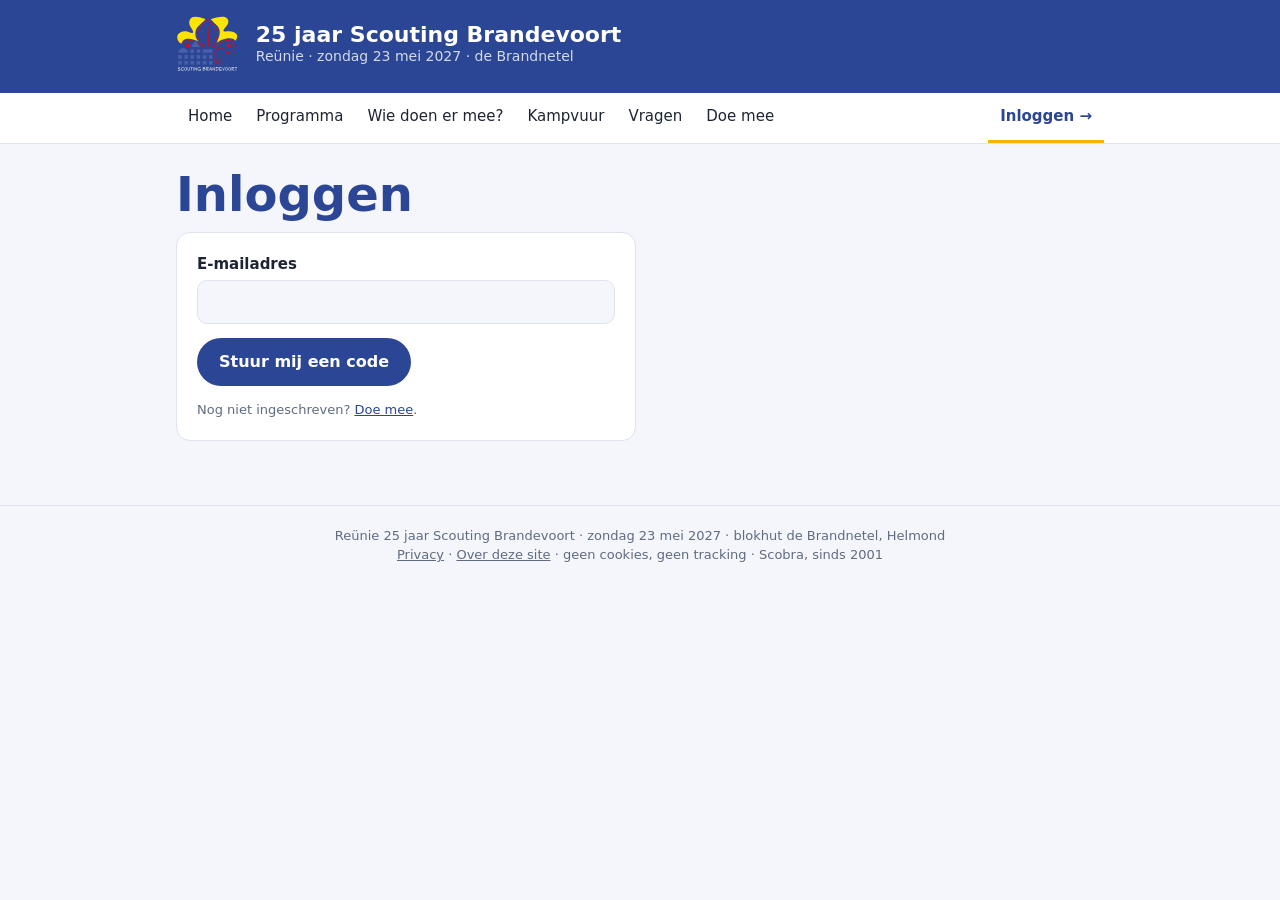
<file: mijn.html>
<!DOCTYPE html>
<html lang="nl">
<head>
<meta charset="UTF-8">
<meta name="viewport" content="width=device-width, initial-scale=1">
<title>Mijn inschrijving · Reünie 25 jaar Scouting Brandevoort</title>
<link rel="stylesheet" href="theme.css">
</head>
<body>
<header id="kop"></header>
<main>
  <div class="row" style="justify-content:space-between">
    <h1 id="hoi">Mijn inschrijving</h1>
    <button class="linkbtn" id="uitloggen">Uitloggen</button>
  </div>
  <p class="note" id="welkom" hidden>Je bent ingeschreven. Tot 23 mei 2027 in de Brandnetel!</p>
  <p class="note" id="bestond" hidden>Je was al ingeschreven met dit adres. Je eerdere gegevens zijn bewaard; pas ze hieronder aan als dat nodig is.</p>
  <div class="split" id="inhoud" hidden>
    <div class="card">
      <p style="margin-top:0"><span class="pill">✓ Ingeschreven</span> <span id="sinds"></span></p>
      <h2 style="margin-bottom:8px">Ben je erbij op 23 mei?</h2>
      <div class="seg" id="erbij"><button type="button" data-v="ja">Ja!</button><button type="button" data-v="misschien">Misschien</button><button type="button" data-v="nee">Helaas niet</button></div>
      <p class="muted" style="font-size:14px;margin:8px 0 20px" id="erbij-noot">Alleen het comité ziet je keuze. Je kunt hem altijd aanpassen.</p>
      <p>Op "Wie doen er mee?" sta je zo:</p>
      <div id="kaart"></div>
      <p class="muted" style="font-size:14px;margin-bottom:0" id="gezicht-noot" hidden></p>
      <p class="muted" style="font-size:14px" id="samen"></p>
      <div class="row" style="margin-top:16px">
        <a class="btn" href="inschrijven.html">Gegevens aanpassen</a>
        <button class="btn danger" id="uitschrijven">Uitschrijven</button>
      </div>
    </div>
    <div class="stack">
      <div class="card betaal" id="betaal" hidden></div>
      <div class="card" id="weet-je" hidden>
        <h2>Weet je het al?</h2>
        <p style="margin:0">Geen haast. Kies "Ja!" zodra je het weet, dan zie je hier hoe je de bijdrage betaalt. Tot die tijd ben je van harte welkom bij het <a href="kampvuur.html">kampvuur</a>, met verhalen, foto's en praatjes van vroeger.</p>
      </div>
      <div class="card">
        <h2>Je gegevens</h2>
        <p style="margin:0" id="gegevens"></p>
        <p class="muted" style="font-size:14px">Je e-mailadres is alleen voor het inloggen en voor berichten van het reüniecomité. Alleen het comité ziet het; andere deelnemers nooit.</p>
      </div>
      <div class="card" id="agenda-blok">
        <h2>In je agenda</h2>
        <p style="margin:0 0 8px">Zondag 23 mei 2027, vrije inloop van 14:00 tot 19:00 in blokhut de Brandnetel.</p>
        <p style="margin:0" id="agenda"></p>
      </div>
      <div class="card" id="afgewezen" hidden></div>
      <div class="card" id="leuk" hidden></div>
    </div>
  </div>
</main>
<footer id="voet"></footer>
<script src="reunie.js"></script>
<script src="data.js"></script>
<script src="nav.js"></script>
<script>
  if (!Data.ingelogd()) location.replace('inloggen.html');

  $('uitloggen').addEventListener('click', async () => { await Data.uitloggen(); location.href = 'index.html'; });
  $('uitschrijven').addEventListener('click', async () => {
    if (!confirm('Weet je zeker dat je je wilt uitschrijven? Je gegevens worden gewist. Dit kan niet ongedaan worden gemaakt.')) return;
    await Data.uitschrijven();
    alert('Je bent uitgeschreven en je gegevens zijn gewist.');
    location.href = 'index.html';
  });

  // Payment block from betalen.txt; the status is set by the comité on the beheer page.
  function betaalblok(b, ik) {
    const E = Reunie.esc;
    // Plain letters only: many bank apps choke on ë, é and the like (also in names).
    const omschrijving = `Reunie ${ik.voornaam} ${ik.achternaam}`.normalize('NFD').replace(/[\u0300-\u036f]/g, '').trim();
    const kop = `<p class="bedrag">Bijdrage: ${Reunie.euro(b.bedrag)}</p>`;
    if (ik.betaald) {
      const d = new Date(ik.betaald + 'T12:00').toLocaleDateString('nl-NL', { day: 'numeric', month: 'long' });
      return `${kop}<p style="margin:0"><span class="pill ok">✓ Betaald, dank je wel!</span> <small class="muted">ontvangen op ${d}</small></p>`;
    }
    const kopieer = (tekst, label) => `<code>${E(tekst)}</code> <button class="linkbtn" type="button" data-kopieer="${E(tekst)}">${label}</button>`;
    return `${kop}
      ${b.tekst ? `<p style="margin:0 0 12px">${E(b.tekst)}</p>` : ''}
      ${b.link ? `<p style="margin:0"><a class="btn" href="${E(b.link)}" target="_blank" rel="noopener">Betaal via de bank ↗</a></p>` : ''}
      ${b.iban ? `<p class="zelf">${b.link ? 'Liever zelf overmaken? ' : 'Maak het over naar '}${kopieer(b.iban, 'kopieer')}${b.naam ? ` t.n.v. ${E(b.naam)}` : ''},
        met als omschrijving ${kopieer(omschrijving, 'kopieer')}</p>` : ''}
      <p style="margin:14px 0 0"><span class="pill wacht">Nog niet betaald</span>
        <small class="muted">Het comité vinkt je af zodra je betaling binnen is. Dat kan een paar dagen duren.</small></p>`;
  }
  $('betaal').addEventListener('click', async e => {
    const knop = e.target.closest('[data-kopieer]');
    if (!knop) return;
    try { await navigator.clipboard.writeText(knop.dataset.kopieer); knop.textContent = 'gekopieerd ✓'; }
    catch { knop.textContent = 'kopiëren lukte niet'; }
  });

  (async () => {
    const betalen = Reunie.laadBetalen();
    await Reunie.laadSpeltakken();
    let ik;
    try { ik = await Data.ik(); } catch { location.replace('inloggen.html'); return; }
    if (!ik) { location.replace(Data.ingelogd() ? 'inschrijven.html' : 'inloggen.html'); return; }
    const E = Reunie.esc;
    $('hoi').textContent = `Hoi ${ik.voornaam}`;
    $('agenda').innerHTML = Reunie.agenda();
    $('welkom').hidden = location.hash !== '#welkom';
    $('bestond').hidden = location.hash !== '#bestond';
    $('sinds').textContent = 'sinds ' + new Date(ik.sinds + 'T12:00').toLocaleDateString('nl-NL', { day: 'numeric', month: 'long', year: 'numeric' });
    $('kaart').innerHTML = Reunie.kaart(Data.publiek(ik));
    toonGezicht(ik);
    $('gegevens').innerHTML = `${E(ik.voornaam)} ${E(ik.achternaam)}${ik.bijnaam ? `<br>bijnaam: ${E(ik.bijnaam)}` : ''}<br>${E(ik.email)}<br>geboren in ${ik.geboortejaar}<br>${Reunie.leeftijd(ik.geboortejaar)} bij het jubileum in ${Reunie.jubileum()}, ${Reunie.knipoog(ik.geboortejaar)}`;

    // Links to the participants page, filtered on the first year in each speltak
    const links = (ik.takken || []).map(x => {
      const n = Reunie.takNaam(x);
      const label = Reunie.isRol(x.speltak) ? `bij ${n}`
        : x.rol === 'leiding' ? `toen je leiding was bij de ${n}` : `bij de ${n}`;
      // The year filter starts at opgericht: years before 2001 link to the first year.
      const q = new URLSearchParams({ speltak: x.speltak, jaar: Math.max(x.van, Reunie.opgericht()) });
      return `<a href="deelnemers.html?${q}">${E(label)} (${x.van})</a>`;
    });
    $('samen').innerHTML = links.length ? 'Wie was er tegelijk met jou: ' + links.join(' · ') : '';
    ikNu = ik; betaalInfo = await betalen;
    toonErbij();
    $('inhoud').hidden = false;
    leukBlok();
    afgewezenBlok();
  })();

  // Coming? The payment block only for "ja" (or when already paid), "Weet je het al?" for
  // "misschien", and no calendar link for "nee".
  let ikNu = null, betaalInfo = null;
  const WELKOM = {
    ja: 'Je bent ingeschreven. Tot 23 mei 2027 in de Brandnetel!',
    misschien: 'Je doet mee! Laat je hier weten of je er op 23 mei bij bent, zodra je het weet.',
    nee: 'Je doet mee. Fijn dat je je herinneringen wilt delen!',
  };
  function toonErbij() {
    const k = ikNu.erbij || 'ja';
    document.querySelectorAll('#erbij button').forEach(x => x.classList.toggle('on', x.dataset.v === k));
    $('welkom').textContent = WELKOM[k];
    const b = betaalInfo;
    if (b && ikNu.betaald && k === 'nee') {
      $('betaal').innerHTML = `<h2>Bijdrage</h2><p style="margin:0">Je hebt al betaald. Het comité ziet dat je er niet bij kunt en neemt contact met je op.</p>`;
    } else if (b && (k === 'ja' || ikNu.betaald)) {
      $('betaal').innerHTML = betaalblok(b, ikNu);
    }
    $('betaal').hidden = !b || !(k === 'ja' || ikNu.betaald);
    $('weet-je').hidden = k !== 'misschien';
    $('agenda-blok').hidden = k === 'nee';
  }
  $('erbij').addEventListener('click', async e => {
    const knop = e.target.closest('button');
    if (!knop || !ikNu || knop.dataset.v === ikNu.erbij) return;
    const oud = ikNu.erbij;
    ikNu = { ...ikNu, erbij: knop.dataset.v };
    toonErbij();
    $('erbij-noot').textContent = 'Opslaan…';
    try {
      ikNu = await Data.bewaar(ikNu);
      $('erbij-noot').textContent = 'Opgeslagen. Alleen het comité ziet je keuze.';
    } catch (err) {
      ikNu = { ...ikNu, erbij: oud };
      toonErbij();
      $('erbij-noot').textContent = 'Opslaan lukte niet: ' + err.message;
    }
  });

  // Your profile photos on your card (also a reported one, with a note); none yet: an invitation.
  async function toonGezicht(ik) {
    const mijn = await Data.mijnProfielfotos().catch(() => null);
    if (!mijn) return;
    const soorten = ['toen', 'nu'].filter(s => mijn[s]);
    const urls = soorten.length ? await Data.fotoUrls(soorten.map(s => mijn[s].pad + '.jpg')).catch(() => ({})) : {};
    const p = Data.publiek(ik);
    p.gezicht = soorten.length ? Object.fromEntries(soorten.map(s => [s, urls[mijn[s].pad + '.jpg']])) : null;
    $('kaart').innerHTML = Reunie.kaart(p);
    const gemeld = soorten.filter(s => mijn[s].status === 'gemeld');
    $('gezicht-noot').innerHTML = gemeld.length
      ? `Je foto van ${gemeld.join(' en ')} is gemeld en staat even niet op "Wie doen er mee?". Het comité kijkt ernaar.`
      : soorten.length < 2 ? `Leuk voor herkenning: <a href="inschrijven.html#fotos">${soorten.length ? 'voeg ook een foto van ' + (mijn.toen ? 'nu' : 'toen') + ' toe' : "voeg een foto van toen en nu toe"}</a>.` : '';
    $('gezicht-noot').hidden = !$('gezicht-noot').innerHTML;
  }

  // Your rejected photos wait on the Foto's tab with the comité's note.
  async function afgewezenBlok() {
    const n = (await Data.afgewezenFotos().catch(() => [])).length;
    if (!n) return;
    $('afgewezen').innerHTML = `<h2>Jouw foto's</h2><p style="margin:0">${n === 1 ? '1 foto is' : `${n} foto's zijn`} niet geplaatst. `
      + `<a href="kampvuur.html#fotos">Bekijk ${n === 1 ? 'hem' : 'ze'}</a></p>`;
    $('afgewezen').hidden = false;
  }

  // Hearts on your own placed stories and photos; nothing when there are none.
  async function leukBlok() {
    const [h, v, f] = await Promise.all([Data.hartjes(), Data.verhalen(), Data.fotos()]).catch(() => []);
    if (!h) return;
    const totaal = h.filter(r => r.eigen).reduce((n, r) => n + r.aantal, 0);
    if (!totaal) return;
    const nv = v.filter(x => x.eigen && x.status === 'geplaatst').length, nf = f.filter(x => x.eigen && x.status === 'geplaatst').length;
    const delen = [nv && `${nv} ${nv === 1 ? 'verhaal' : 'verhalen'}`, nf && `${nf} ${nf === 1 ? 'foto' : "foto's"}`].filter(Boolean);
    const hart = `<b class="rood">♥\uFE0E ${totaal}</b>`;
    $('leuk').innerHTML = `<h2>Jouw herinneringen</h2><p style="margin:0">Je deelde ${delen.join(' en ')}. `
      + `${nv + nf === 1 ? (nv ? 'Het' : 'Die') + ' kreeg' : 'Samen kregen ze'} ${hart}: leuk! <a href="kampvuur.html${nv ? '#verhalen' : '#fotos'}">${nv + nf === 1 ? 'Bekijken' : 'Bekijk ze'}</a></p>`;
    $('leuk').hidden = false;
  }
</script>
</body>
</html>
</file>
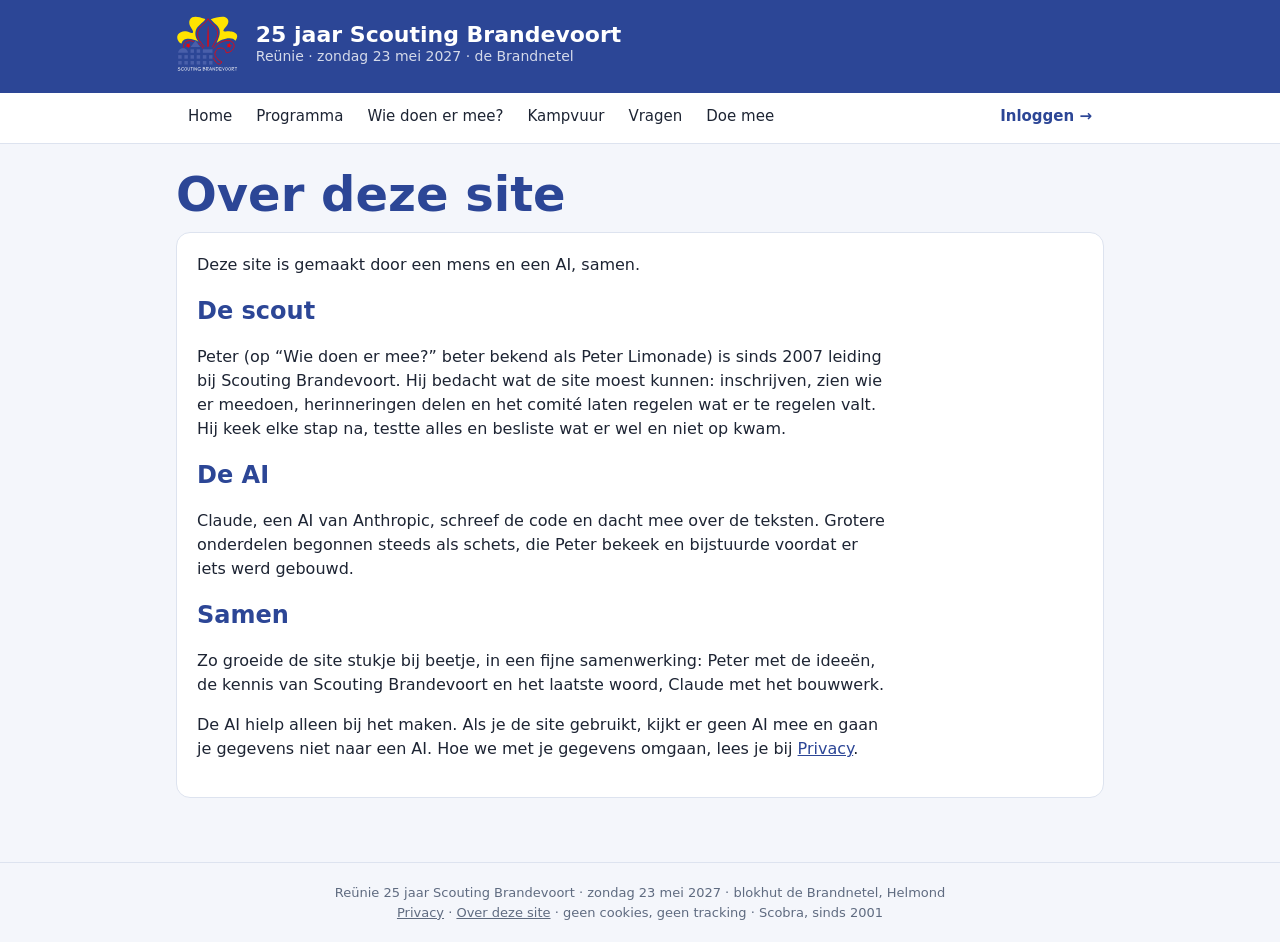
<file: over.html>
<!DOCTYPE html>
<html lang="nl">
<head>
<meta charset="UTF-8">
<meta name="viewport" content="width=device-width, initial-scale=1">
<title>Over deze site · Reünie 25 jaar Scouting Brandevoort</title>
<link rel="stylesheet" href="theme.css">
</head>
<body>
<header id="kop"></header>
<main>
  <h1>Over deze site</h1>
  <div class="card text">
    <p style="margin-top:0">Deze site is gemaakt door een mens en een AI, samen.</p>

    <h2>De scout</h2>
    <p>Peter (op “Wie doen er mee?” beter bekend als Peter Limonade) is sinds 2007 leiding bij Scouting Brandevoort. Hij bedacht wat de site moest kunnen: inschrijven, zien wie er meedoen, herinneringen delen en het comité laten regelen wat er te regelen valt. Hij keek elke stap na, testte alles en besliste wat er wel en niet op kwam.</p>

    <h2>De AI</h2>
    <p>Claude, een AI van Anthropic, schreef de code en dacht mee over de teksten. Grotere onderdelen begonnen steeds als schets, die Peter bekeek en bijstuurde voordat er iets werd gebouwd.</p>

    <h2>Samen</h2>
    <p>Zo groeide de site stukje bij beetje, in een fijne samenwerking: Peter met de ideeën, de kennis van Scouting Brandevoort en het laatste woord, Claude met het bouwwerk.</p>
    <p>De AI hielp alleen bij het maken. Als je de site gebruikt, kijkt er geen AI mee en gaan je gegevens niet naar een AI. Hoe we met je gegevens omgaan, lees je bij <a href="privacy.html">Privacy</a>.</p>
  </div>
</main>
<footer id="voet"></footer>
<script src="reunie.js"></script>
<script src="data.js"></script>
<script src="nav.js"></script>
</body>
</html>
</file>
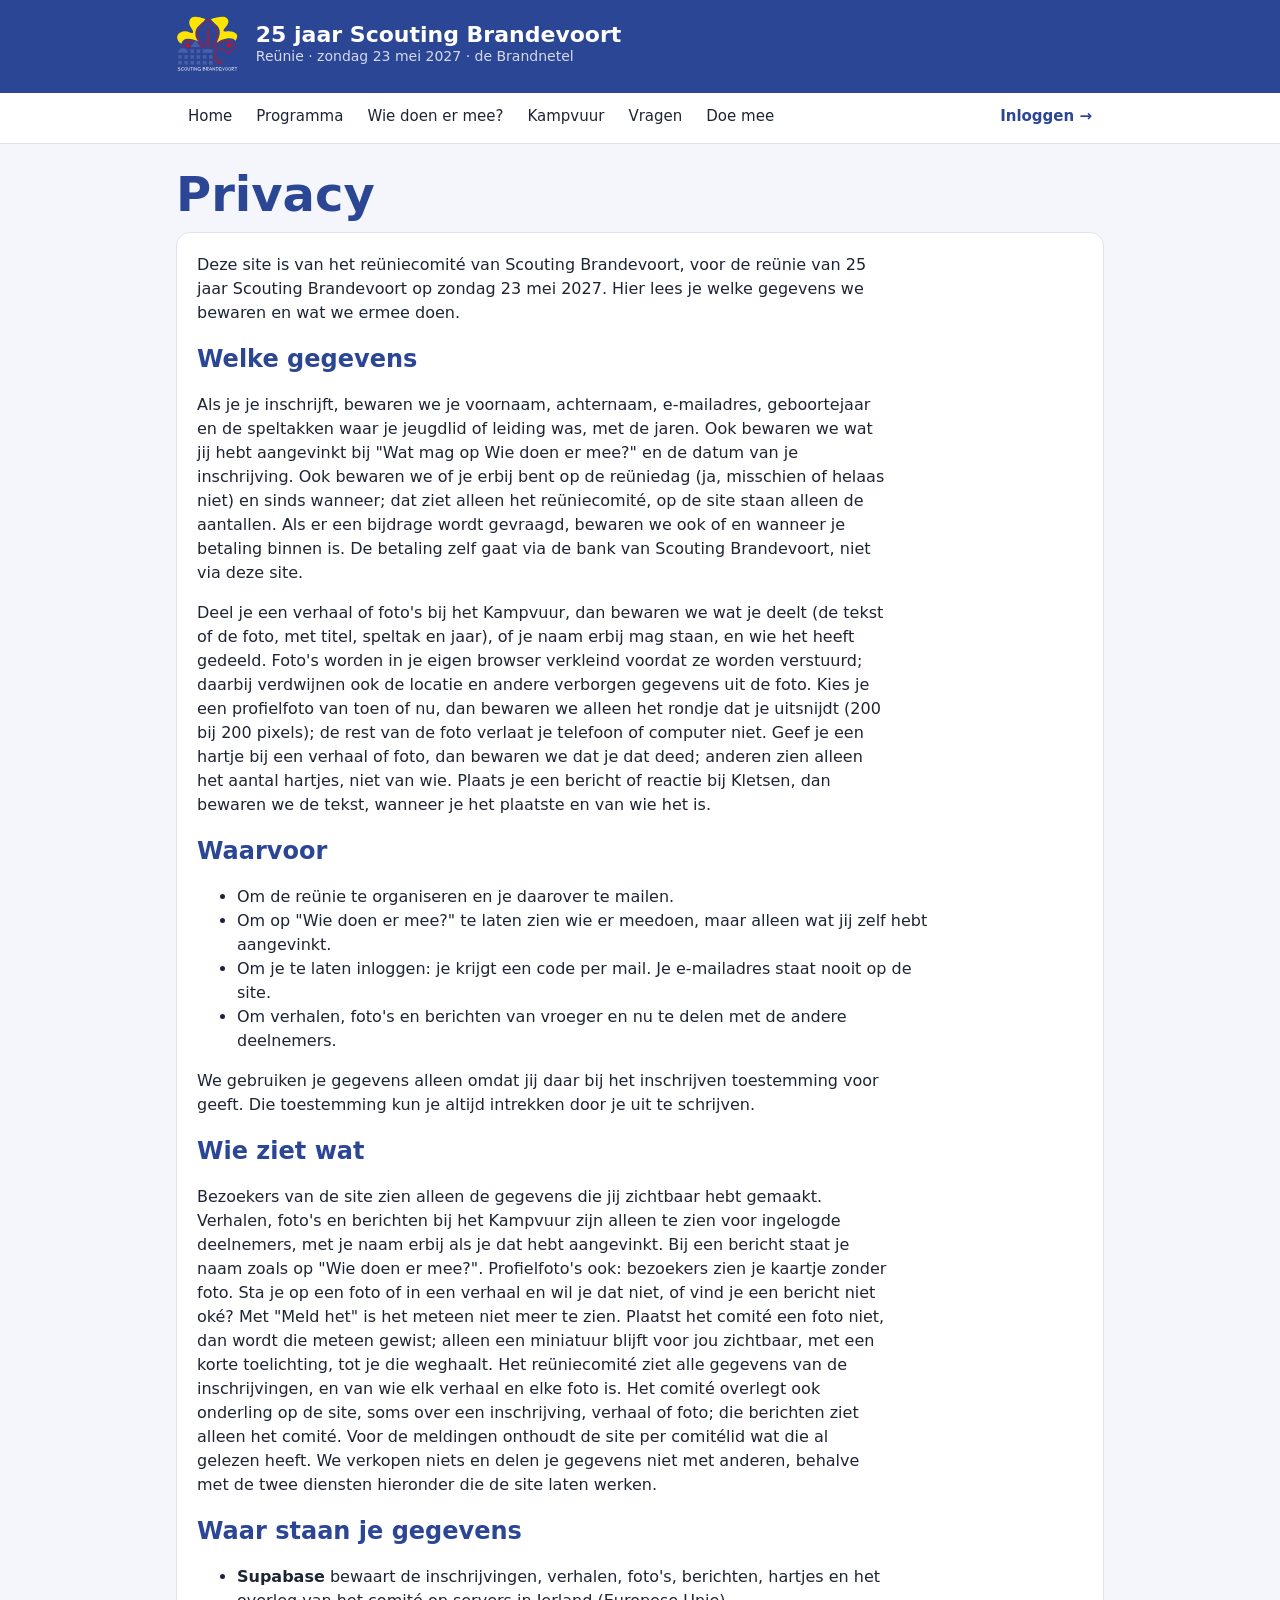
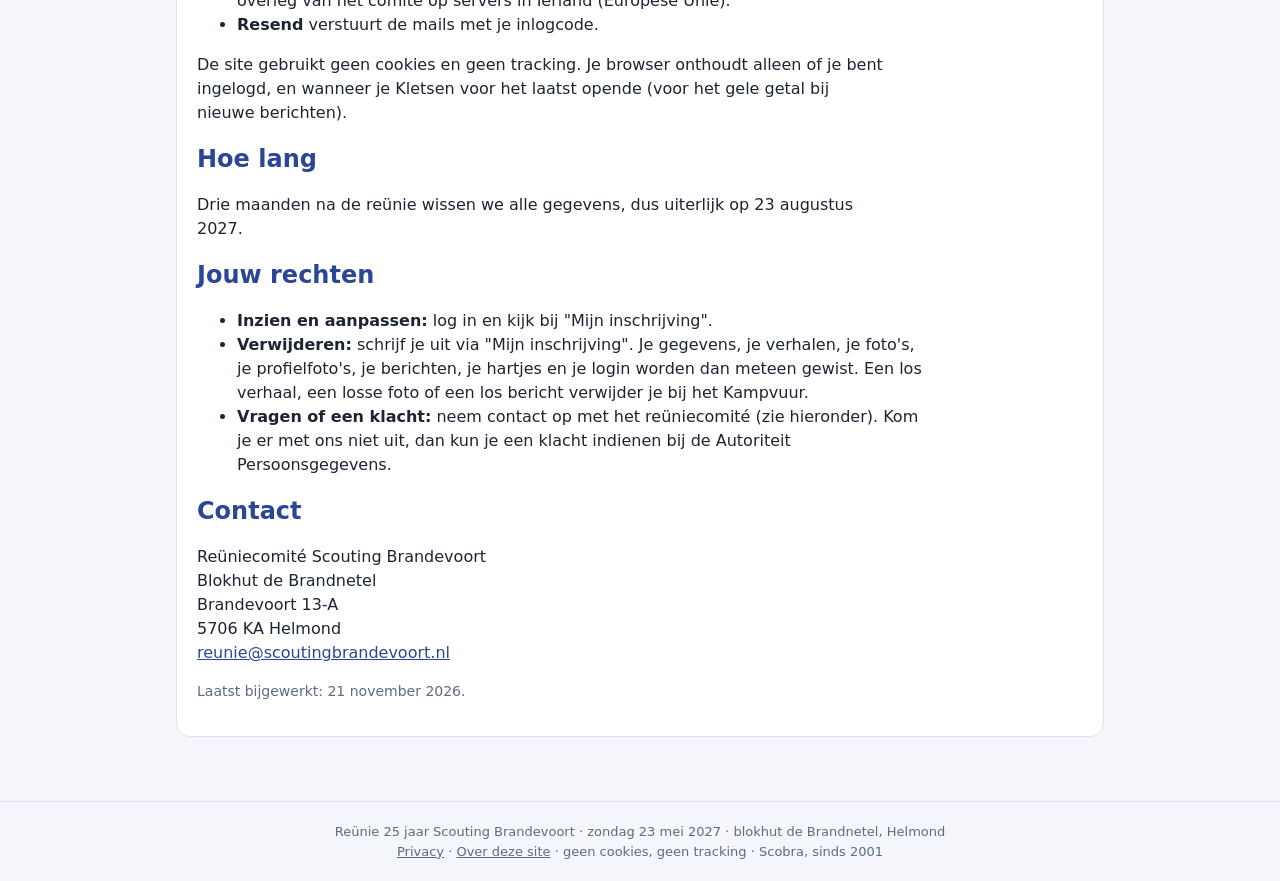
<file: privacy.html>
<!DOCTYPE html>
<html lang="nl">
<head>
<meta charset="UTF-8">
<meta name="viewport" content="width=device-width, initial-scale=1">
<title>Privacy · Reünie 25 jaar Scouting Brandevoort</title>
<link rel="stylesheet" href="theme.css">
</head>
<body>
<header id="kop"></header>
<main>
  <h1>Privacy</h1>
  <div class="card text">
    <p style="margin-top:0">Deze site is van het reüniecomité van Scouting Brandevoort, voor de reünie van 25 jaar Scouting Brandevoort op zondag 23 mei 2027. Hier lees je welke gegevens we bewaren en wat we ermee doen.</p>

    <h2>Welke gegevens</h2>
    <p>Als je je inschrijft, bewaren we je voornaam, achternaam, e-mailadres, geboortejaar en de speltakken waar je jeugdlid of leiding was, met de jaren. Ook bewaren we wat jij hebt aangevinkt bij "Wat mag op Wie doen er mee?" en de datum van je inschrijving. Ook bewaren we of je erbij bent op de reüniedag (ja, misschien of helaas niet) en sinds wanneer; dat ziet alleen het reüniecomité, op de site staan alleen de aantallen. Als er een bijdrage wordt gevraagd, bewaren we ook of en wanneer je betaling binnen is. De betaling zelf gaat via de bank van Scouting Brandevoort, niet via deze site.</p>
    <p>Deel je een verhaal of foto's bij het Kampvuur, dan bewaren we wat je deelt (de tekst of de foto, met titel, speltak en jaar), of je naam erbij mag staan, en wie het heeft gedeeld. Foto's worden in je eigen browser verkleind voordat ze worden verstuurd; daarbij verdwijnen ook de locatie en andere verborgen gegevens uit de foto. Kies je een profielfoto van toen of nu, dan bewaren we alleen het rondje dat je uitsnijdt (200 bij 200 pixels); de rest van de foto verlaat je telefoon of computer niet. Geef je een hartje bij een verhaal of foto, dan bewaren we dat je dat deed; anderen zien alleen het aantal hartjes, niet van wie. Plaats je een bericht of reactie bij Kletsen, dan bewaren we de tekst, wanneer je het plaatste en van wie het is.</p>

    <h2>Waarvoor</h2>
    <ul>
      <li>Om de reünie te organiseren en je daarover te mailen.</li>
      <li>Om op "Wie doen er mee?" te laten zien wie er meedoen, maar alleen wat jij zelf hebt aangevinkt.</li>
      <li>Om je te laten inloggen: je krijgt een code per mail. Je e-mailadres staat nooit op de site.</li>
      <li>Om verhalen, foto's en berichten van vroeger en nu te delen met de andere deelnemers.</li>
    </ul>
    <p>We gebruiken je gegevens alleen omdat jij daar bij het inschrijven toestemming voor geeft. Die toestemming kun je altijd intrekken door je uit te schrijven.</p>

    <h2>Wie ziet wat</h2>
    <p>Bezoekers van de site zien alleen de gegevens die jij zichtbaar hebt gemaakt. Verhalen, foto's en berichten bij het Kampvuur zijn alleen te zien voor ingelogde deelnemers, met je naam erbij als je dat hebt aangevinkt. Bij een bericht staat je naam zoals op "Wie doen er mee?". Profielfoto's ook: bezoekers zien je kaartje zonder foto. Sta je op een foto of in een verhaal en wil je dat niet, of vind je een bericht niet oké? Met "Meld het" is het meteen niet meer te zien. Plaatst het comité een foto niet, dan wordt die meteen gewist; alleen een miniatuur blijft voor jou zichtbaar, met een korte toelichting, tot je die weghaalt. Het reüniecomité ziet alle gegevens van de inschrijvingen, en van wie elk verhaal en elke foto is. Het comité overlegt ook onderling op de site, soms over een inschrijving, verhaal of foto; die berichten ziet alleen het comité. Voor de meldingen onthoudt de site per comitélid wat die al gelezen heeft. We verkopen niets en delen je gegevens niet met anderen, behalve met de twee diensten hieronder die de site laten werken.</p>

    <h2>Waar staan je gegevens</h2>
    <ul>
      <li><b>Supabase</b> bewaart de inschrijvingen, verhalen, foto's, berichten, hartjes en het overleg van het comité op servers in Ierland (Europese Unie).</li>
      <li><b>Resend</b> verstuurt de mails met je inlogcode.</li>
    </ul>
    <p>De site gebruikt geen cookies en geen tracking. Je browser onthoudt alleen of je bent ingelogd, en wanneer je Kletsen voor het laatst opende (voor het gele getal bij nieuwe berichten).</p>

    <h2>Hoe lang</h2>
    <p>Drie maanden na de reünie wissen we alle gegevens, dus uiterlijk op 23 augustus 2027.</p>

    <h2>Jouw rechten</h2>
    <ul>
      <li><b>Inzien en aanpassen:</b> log in en kijk bij "Mijn inschrijving".</li>
      <li><b>Verwijderen:</b> schrijf je uit via "Mijn inschrijving". Je gegevens, je verhalen, je foto's, je profielfoto's, je berichten, je hartjes en je login worden dan meteen gewist. Een los verhaal, een losse foto of een los bericht verwijder je bij het Kampvuur.</li>
      <li><b>Vragen of een klacht:</b> neem contact op met het reüniecomité (zie hieronder). Kom je er met ons niet uit, dan kun je een klacht indienen bij de Autoriteit Persoonsgegevens.</li>
    </ul>

    <h2>Contact</h2>
    <p>Reüniecomité Scouting Brandevoort<br>Blokhut de Brandnetel<br>Brandevoort 13-A<br>5706 KA Helmond<br><a href="mailto:reunie@scoutingbrandevoort.nl">reunie@scoutingbrandevoort.nl</a></p>

    <p class="muted" style="font-size:14px">Laatst bijgewerkt: 21 november 2026.</p>
  </div>
</main>
<footer id="voet"></footer>
<script src="reunie.js"></script>
<script src="data.js"></script>
<script src="nav.js"></script>
</body>
</html>
</file>
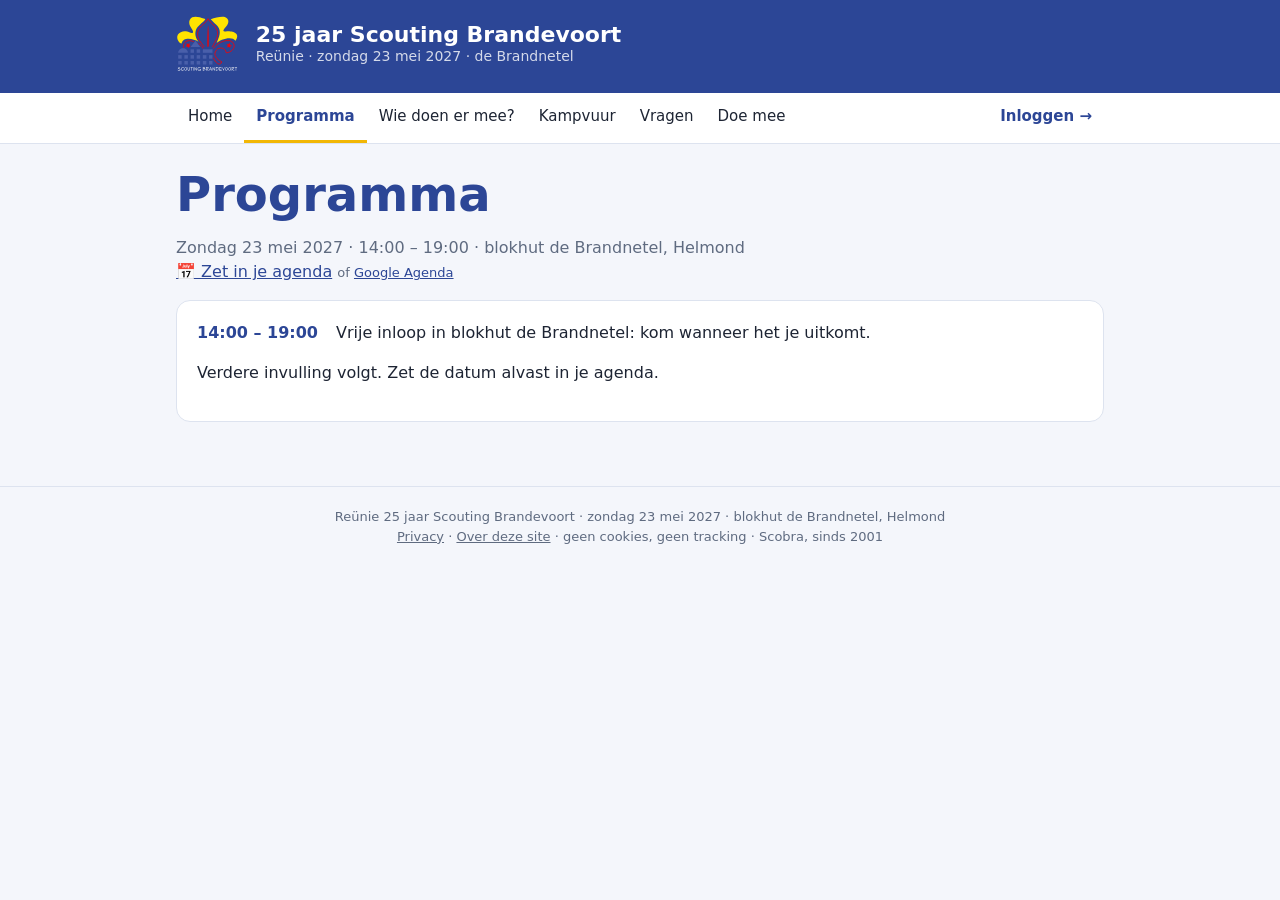
<file: programma.html>
<!DOCTYPE html>
<html lang="nl">
<head>
<meta charset="UTF-8">
<meta name="viewport" content="width=device-width, initial-scale=1">
<title>Programma · Reünie 25 jaar Scouting Brandevoort</title>
<link rel="stylesheet" href="theme.css">
</head>
<body>
<header id="kop"></header>
<main>
  <h1>Programma</h1>
  <p class="muted">Zondag 23 mei 2027 · 14:00 – 19:00 · blokhut de Brandnetel, Helmond<br><span id="agenda"></span></p>
  <div class="card text" id="inhoud"><p class="muted" style="margin:0">Laden…</p></div>
</main>
<footer id="voet"></footer>
<script src="reunie.js"></script>
<script src="data.js"></script>
<script src="nav.js"></script>
<script>
  $('agenda').innerHTML = Reunie.agenda();
  // programma.txt: "tijd | omschrijving" = programme item, other lines = paragraphs
  fetch('programma.txt', { cache: 'no-cache' }).then(r => r.text()).then(txt => {
    const E = Reunie.esc;
    let html = '', items = '';
    const flush = () => { if (items) { html += `<dl class="prog">${items}</dl>`; items = ''; } };
    for (let line of txt.split('\n')) {
      line = line.trim();
      if (!line || line.startsWith('#')) continue;
      const i = line.indexOf('|');
      if (i >= 0) items += `<dt>${E(line.slice(0, i).trim())}</dt><dd>${E(line.slice(i + 1).trim())}</dd>`;
      else { flush(); html += `<p>${E(line)}</p>`; }
    }
    flush();
    $('inhoud').innerHTML = html || '<p class="muted" style="margin:0">Het programma volgt.</p>';
  });
</script>
</body>
</html>
</file>
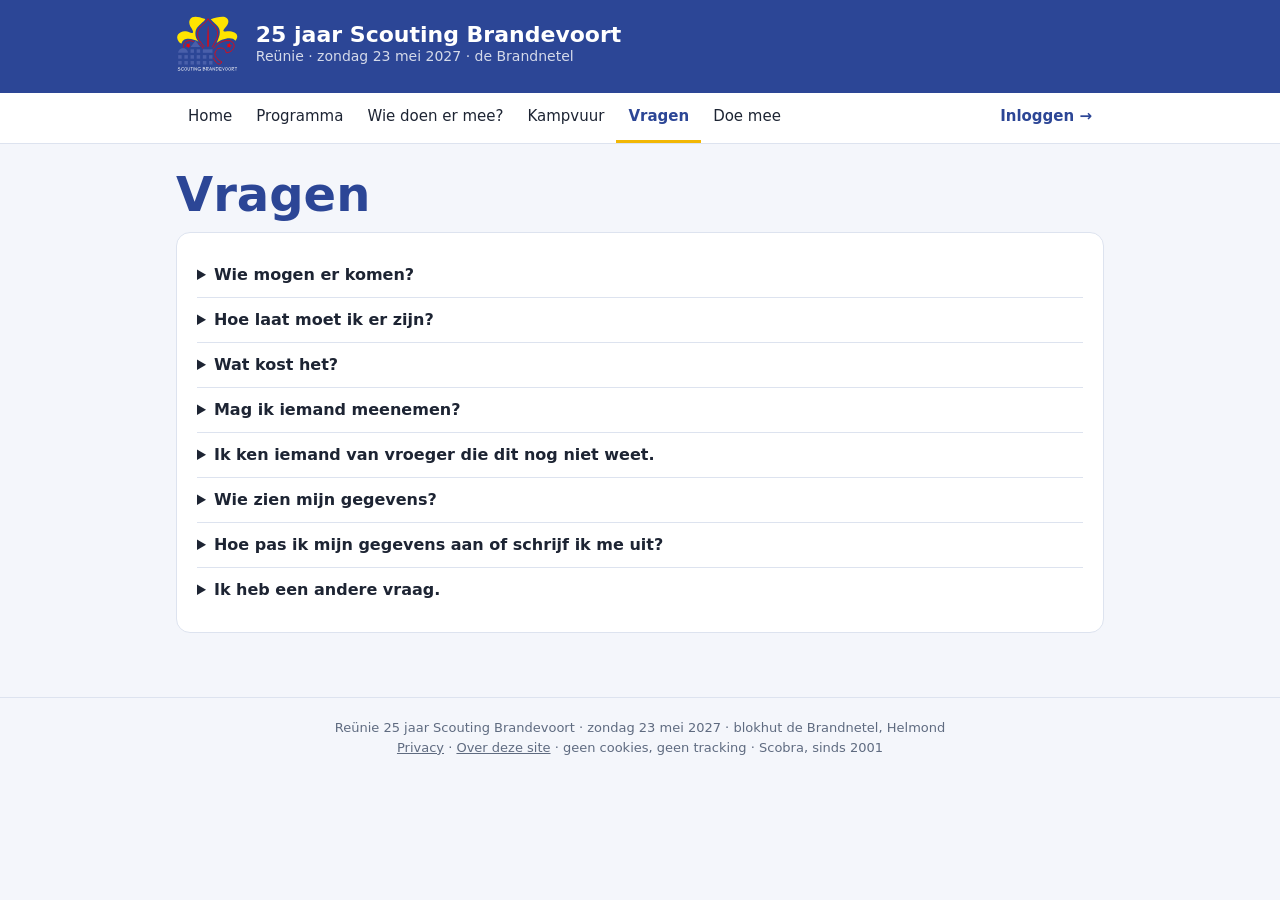
<file: vragen.html>
<!DOCTYPE html>
<html lang="nl">
<head>
<meta charset="UTF-8">
<meta name="viewport" content="width=device-width, initial-scale=1">
<title>Vragen · Reünie 25 jaar Scouting Brandevoort</title>
<link rel="stylesheet" href="theme.css">
</head>
<body>
<header id="kop"></header>
<main>
  <h1>Vragen</h1>
  <div class="card text" id="inhoud"><p class="muted" style="margin:0">Laden…</p></div>
</main>
<footer id="voet"></footer>
<script src="reunie.js"></script>
<script src="data.js"></script>
<script src="nav.js"></script>
<script>
  // vragen.txt: "V:" starts a question, "A:" its answer (may span lines, blank line = new paragraph).
  // {bedrag} becomes the amount from betalen.txt; e-mail addresses become links.
  Promise.all([fetch('vragen.txt', { cache: 'no-cache' }).then(r => r.text()), Reunie.laadBetalen()]).then(([txt, betalen]) => {
    const bedrag = betalen ? Reunie.euro(betalen.bedrag) : 'het bedrag dat we nog bekendmaken';
    const E = s => Reunie.esc(s.replaceAll('{bedrag}', bedrag))
      .replace(/[\w.+-]+@[\w-]+(\.[\w-]+)+/g, m => `<a href="mailto:${m}">${m}</a>`);
    const qa = [];
    let cur = null, deel = null;
    for (const raw of txt.split('\n')) {
      const line = raw.trim();
      if (line.startsWith('#')) continue;
      if (/^V:/i.test(line)) { cur = { v: line.slice(2).trim(), a: [] }; qa.push(cur); deel = 'v'; }
      else if (/^A:/i.test(line) && cur) { cur.a.push(line.slice(2).trim()); deel = 'a'; }
      else if (cur && deel === 'a') {
        if (!line) cur.a.push('');
        else cur.a[cur.a.length - 1] = (cur.a[cur.a.length - 1] + ' ' + line).trim();
      } else if (cur && deel === 'v' && line) cur.v += ' ' + line;
    }
    $('inhoud').innerHTML = qa.map(({ v, a }) =>
      `<details><summary>${E(v)}</summary>${a.filter(Boolean).map(p => `<p>${E(p)}</p>`).join('')}</details>`).join('')
      || '<p class="muted" style="margin:0">Nog geen vragen.</p>';
  });
</script>
</body>
</html>
</file>
<file: theme.css>
/* Reunie 25 jaar Scouting Brandevoort: shared styles.
   Colors follow scoutingbrandevoort.nl (navy) and the logo (yellow, red). */
:root {
  --bg: #f4f6fb; --card: #ffffff; --ink: #1d2433; --muted: #5f6b80;
  --brand: #2c4696; --accent: #f2b705; --red: #d22f27; --line: #dde3ef;
  --chip: #e7ecf7; --head: #2c4696; --radius: 14px;
  --pijl: url("data:image/svg+xml,%3Csvg xmlns='http://www.w3.org/2000/svg' width='12' height='8'%3E%3Cpath d='M1 1.5l5 5 5-5' fill='none' stroke='%235f6b80' stroke-width='1.8' stroke-linecap='round' stroke-linejoin='round'/%3E%3C/svg%3E");
}
@media (prefers-color-scheme: dark) {
  :root {
    --bg: #11151f; --card: #1a2030; --ink: #e8ecf5; --muted: #98a2b8;
    --brand: #8ea8ec; --red: #f0665e; --line: #2a3247; --chip: #222b40; --head: #1f3270;
    --pijl: url("data:image/svg+xml,%3Csvg xmlns='http://www.w3.org/2000/svg' width='12' height='8'%3E%3Cpath d='M1 1.5l5 5 5-5' fill='none' stroke='%2398a2b8' stroke-width='1.8' stroke-linecap='round' stroke-linejoin='round'/%3E%3C/svg%3E");
  }
}
* { box-sizing: border-box; }
[hidden] { display: none !important; }
body { margin: 0; font-family: system-ui, -apple-system, "Segoe UI", sans-serif; background: var(--bg); color: var(--ink); line-height: 1.5; }
a { color: var(--brand); }

/* header + nav (rendered by nav.js): blue band with logo and title, light menu strip below */
.demo { background: var(--accent); color: #1d2433; text-align: center; font-size: 13px; padding: 6px 16px; }
.band { background: var(--head); color: #fff; }
.band .in { max-width: 960px; margin: 0 auto; padding: 14px 16px; }
.brand { display: inline-flex; align-items: center; gap: 14px; color: #fff; text-decoration: none; }
.brand img { height: 58px; width: auto; }
.brand .t { font-weight: 800; font-size: 22px; line-height: 1.15; }
.brand .t small { display: block; font-weight: 500; font-size: 14px; color: rgba(255,255,255,.8); }
.strip { position: sticky; top: 0; z-index: 5; background: var(--card); border-bottom: 1px solid var(--line); }
.strip .in { max-width: 960px; margin: 0 auto; padding: 0 16px; display: flex; }
.strip nav { display: flex; flex: 1; min-width: 0; }
.strip a { color: var(--ink); text-decoration: none; font-size: 15px; padding: 12px 12px; border-bottom: 3px solid transparent; white-space: nowrap; }
.strip a:hover { color: var(--brand); }
.strip a.on { color: var(--brand); font-weight: 700; border-bottom-color: var(--accent); }
.strip a.cta { flex: none; color: var(--brand); font-weight: 700; }
.strip .kort { display: none; }

main { max-width: 960px; margin: 0 auto; padding: 24px 16px 64px; }
h1 { font-size: clamp(30px, 6vw, 48px); line-height: 1.1; margin: 0 0 12px; color: var(--brand); }
h2 { margin: 0 0 12px; color: var(--brand); }
h3.sub { margin: 24px 0 4px; font-size: 16px; color: var(--brand); }
.muted { color: var(--muted); }
small.muted { font-size: 13px; }
.card { background: var(--card); border: 1px solid var(--line); border-radius: var(--radius); padding: 20px; }
.narrow { max-width: 460px; }
.row { display: flex; gap: 10px; flex-wrap: wrap; align-items: center; }
.pill { display: inline-block; background: var(--chip); color: var(--brand); border-radius: 999px; padding: 2px 10px; font-size: 13px; font-weight: 600; }
.note { border-left: 3px solid var(--accent); padding: 8px 12px; background: var(--card); border-radius: 0 10px 10px 0; font-size: 14px; }
.err { border-left: 3px solid var(--red); padding: 8px 12px; background: var(--card); border-radius: 0 10px 10px 0; font-size: 14px; color: var(--red); }
.split { display: grid; grid-template-columns: 1.4fr 1fr; gap: 20px; align-items: start; }
.sticky { position: sticky; top: 64px; }
.grid3 { display: grid; grid-template-columns: repeat(3, 1fr); gap: 16px; margin-top: 20px; }
.grid3 a.card { text-decoration: none; color: inherit; }
.grid3 a.card:hover { border-color: var(--brand); }

/* buttons */
.btn { display: inline-block; background: var(--brand); color: #fff; border: 0; border-radius: 999px; padding: 12px 22px; font: inherit; font-size: 16px; font-weight: 600; text-decoration: none; cursor: pointer; }
.btn.ghost { background: transparent; color: var(--brand); border: 1px solid var(--brand); }
.btn.danger { background: transparent; color: var(--red); border: 1px solid var(--red); }
.btn:disabled { opacity: .5; cursor: default; }
.linkbtn { font: inherit; background: none; border: 0; color: var(--brand); text-decoration: underline; cursor: pointer; padding: 0; }

/* forms */
form { display: grid; gap: 14px; }
label { font-weight: 600; font-size: 15px; display: grid; gap: 4px; }
input, select { font: inherit; padding: 10px 12px; border-radius: 10px; border: 1px solid var(--line); background: var(--bg); color: var(--ink); width: 100%; }
input[readonly] { opacity: .7; }
/* Drop-down lists get the same look as the text fields; Safari otherwise draws its own glossy one. */
select { -webkit-appearance: none; appearance: none; padding-right: 34px; cursor: pointer;
         background-image: var(--pijl); background-repeat: no-repeat; background-position: right 12px center; background-size: 12px 8px; }
select:disabled { cursor: default; opacity: .6; }
.two { display: grid; grid-template-columns: 1fr 1fr; gap: 14px; }
fieldset { border: 1px solid var(--line); border-radius: 12px; padding: 12px 14px; margin: 0; }
legend { font-weight: 600; padding: 0 6px; }
.check { display: flex; align-items: center; gap: 8px; font-weight: 400; }
.check input { width: auto; }
.code { font-size: 28px; letter-spacing: .3em; text-align: center; max-width: 220px; }

/* speltak picker */
.takken { display: grid; margin-top: 8px; }
.tak { display: grid; grid-template-columns: 1fr auto; gap: 10px; align-items: center; padding: 7px 0; border-top: 1px solid var(--line); }
.tak .check { font-weight: 600; }
.tak .age { color: var(--muted); font-weight: 400; font-size: 13px; }
.yrs { display: flex; align-items: center; gap: 6px; font-size: 14px; color: var(--muted); }
.yrs input { width: 78px; padding: 6px 8px; text-align: center; }
.yrs input:disabled { opacity: .45; }
.tak.off .yrs { opacity: .6; }
/* "Heette toen" under a ticked speltak with old names */
.tak .toen { grid-column: 1 / -1; display: flex; gap: 8px; align-items: center; flex-wrap: wrap; font-size: 14px; color: var(--muted); padding-left: 26px; margin-top: -2px; }
.tak .toen select { width: auto; padding: 5px 30px 5px 10px; font-size: 14px; }
.tak .toen input { width: 190px; padding: 5px 10px; font-size: 14px; }

/* home */
.hero { display: grid; grid-template-columns: 1.3fr 1fr; gap: 20px; align-items: stretch; }
.hero .date { font-size: 20px; font-weight: 600; }
.hero .agenda { margin: -6px 0 0; font-size: 15px; }
.count { display: flex; gap: 10px; margin: 18px 0; }
.count div { background: var(--chip); border-radius: 12px; padding: 10px 14px; text-align: center; min-width: 72px; }
.count strong { display: block; font-size: 28px; color: var(--brand); }
.count span { font-size: 12px; color: var(--muted); }
.stat { font-size: 30px; font-weight: 700; color: var(--brand); line-height: 1.15; }
.stat b { font-size: 44px; }
.faces { display: flex; flex-wrap: wrap; gap: 6px; margin-top: 14px; }
.faces a { background: var(--chip); border-radius: 999px; padding: 4px 10px; font-size: 14px; color: inherit; text-decoration: none; }
.faces a:hover { background: color-mix(in srgb, var(--brand) 18%, var(--chip)); }
.faces a.zelf { background: var(--accent); color: #1d2433; font-weight: 700; }

/* person cards */
.people { display: grid; grid-template-columns: repeat(auto-fill, minmax(200px, 1fr)); gap: 12px; margin-top: 12px; }
.person { background: var(--card); border: 1px solid var(--line); border-radius: 12px; padding: 14px; }
.person .name { font-weight: 700; font-size: 17px; }
.person .meta { color: var(--muted); font-size: 14px; }
.person .tk { display: flex; flex-wrap: wrap; gap: 4px; margin-top: 6px; }
.person .tk span { background: var(--chip); border: 1px solid transparent; border-radius: 6px; padding: 1px 7px; font-size: 12.5px; }
.person .tk span.ld { background: transparent; border-color: var(--brand); color: var(--brand); }
.person .tk span.hit { background: var(--accent); color: #1d2433; border-color: var(--accent); }
.person.anon .name { color: var(--muted); font-style: italic; font-weight: 400; }
/* Profile photos (toen en nu) */
.gezicht { display: flex; gap: 10px; margin: 0 0 8px; padding: 0; border: 0; background: none; font: inherit; color: inherit; }
button.gezicht { cursor: zoom-in; }
.gezicht .g { display: flex; flex-direction: column; align-items: center; }
.gezicht img { width: 52px; height: 52px; border-radius: 50%; object-fit: cover; background: var(--chip); }
.gezicht small { font-size: 11px; color: var(--muted); line-height: 1.4; }
.faces a .mini { width: 22px; height: 22px; border-radius: 50%; object-fit: cover; vertical-align: middle; margin: -2px 6px 0 -6px; }
dialog.uitsnijden canvas { display: block; width: 280px; height: 280px; max-width: 100%; margin: 0 auto; border-radius: 8px; touch-action: none; cursor: grab; }
.u-zoom { display: flex; align-items: center; gap: 10px; font-weight: 400; }
.u-zoom input { flex: 1; }
.gezichten { display: flex; gap: 16px; justify-content: center; flex-wrap: wrap; }
.gezichten figure { margin: 0; text-align: center; }
.gezichten img { width: 160px; height: 160px; border-radius: 50%; object-fit: cover; background: var(--chip); }
.gezichten figcaption { color: var(--muted); font-size: 14px; }
.fotoslot { display: flex; gap: 24px; flex-wrap: wrap; margin-top: 8px; }
.fotoslot > div { text-align: center; min-width: 110px; }
.fotoslot .rond { width: 80px; height: 80px; border-radius: 50%; margin: 0 auto 4px; display: flex; align-items: center; justify-content: center; border: 2px dashed var(--line); color: var(--muted); font-size: 14px; background: var(--chip); padding: 0; cursor: pointer; overflow: hidden; }
.fotoslot .rond img { width: 100%; height: 100%; object-fit: cover; }
.fotoslot .rond.vol { border-style: solid; border-color: var(--card); }

/* participants page */
.filters { display: flex; gap: 10px; flex-wrap: wrap; align-items: center; margin-top: 12px; }
.filters input { max-width: 220px; }
.filters select { width: auto; }
.filters .check { font-size: 15px; }
.lijst select.erbij-kies { width: auto; padding: 4px 30px 4px 8px; font-size: 14px; background-position: right 10px center; }
.seg { display: inline-flex; border: 1px solid var(--line); border-radius: 999px; overflow: hidden; }
.seg button { font: inherit; border: 0; background: transparent; color: var(--ink); padding: 7px 14px; cursor: pointer; }
.seg button.on { background: var(--brand); color: #fff; }
.summary { margin: 12px 0 0; font-size: 15px; }
.summary b { color: var(--brand); }
.scroll { overflow-x: auto; margin-top: 12px; border: 1px solid var(--line); border-radius: 12px; background: var(--card); }
table.ov { border-collapse: collapse; font-size: 14px; min-width: 100%; }
.ov th, .ov td { padding: 5px 8px; text-align: center; border-bottom: 1px solid var(--line); white-space: nowrap; }
.ov thead th { position: sticky; top: 0; background: var(--card); font-size: 12.5px; color: var(--muted); }
.ov th.y { text-align: left; color: var(--muted); font-weight: 600; }
.ov td button { font: inherit; font-weight: 700; width: 100%; min-width: 34px; border: 0; border-radius: 6px; padding: 3px 4px; cursor: pointer; color: var(--ink); }
.ov td button small { font-weight: 600; color: var(--brand); }
.ov td button:hover { outline: 2px solid var(--brand); }

/* payment block (mijn) */
.stack { display: grid; gap: 20px; }
.betaal .bedrag { font-size: 22px; font-weight: 700; color: var(--brand); margin: 0 0 6px; }
.betaal .zelf { font-size: 14px; color: var(--muted); margin: 14px 0 0; }
.betaal code { background: var(--chip); border-radius: 6px; padding: 1px 6px; font-size: 13.5px; color: var(--ink); }
.pill.wacht { background: #fdf0c2; color: #6b4e00; }
.pill.ok { background: #dcf1df; color: #1e6b2c; }
@media (prefers-color-scheme: dark) {
  .pill.wacht { background: #4a3a08; color: #f6d77a; }
  .pill.ok { background: #183d22; color: #9fdcaa; }
}

/* comité page (beheer) */
.tegels { display: grid; grid-template-columns: repeat(auto-fit, minmax(140px, 1fr)); gap: 10px; margin: 8px 0 4px; }
.tegels div { background: var(--chip); border-radius: 12px; padding: 10px 14px; }
.tegels span { display: block; font-size: 13px; color: var(--muted); }
.tegels strong { font-size: 26px; color: var(--brand); }
.filtertegels button { font: inherit; text-align: left; color: inherit; background: var(--chip); border: 2px solid transparent; border-radius: 12px; padding: 8px 12px; cursor: pointer; }
.filtertegels button:hover { border-color: var(--line); }
.filtertegels button.on { border-color: var(--brand); background: var(--card); }
.filtertegels button span { display: block; font-size: 13px; color: var(--muted); }
.filtertegels button strong { font-size: 26px; color: var(--brand); }
.filtertegels button.let-op strong { color: var(--red); }
.subfilter { margin: 8px 0 0; font-size: 15px; display: flex; gap: 8px; align-items: center; flex-wrap: wrap; }
table.lijst { border-collapse: collapse; font-size: 14px; width: 100%; }
.lijst th, .lijst td { padding: 8px 10px; text-align: left; border-bottom: 1px solid var(--line); vertical-align: top; }
.lijst th { font-size: 12.5px; color: var(--muted); font-weight: 600; }
.lijst td .linkbtn { text-align: left; font-weight: 600; }
.lijst tr.meer td { background: var(--bg); font-size: 13.5px; }
.lijst .check { font-size: 14px; white-space: nowrap; }
.lijst .mail { overflow-wrap: anywhere; }
/* Phones: the registration date moves under the e-mail address, so the name gets room */
.lijst .klein-sinds { display: none; }
@media (max-width: 600px) {
  .lijst .kol-sinds { display: none; }
  .lijst .klein-sinds { display: block; }
}
/* Beheer → Inschrijvingen on phones: each row becomes a block (name, e-mail · date, then Erbij? and Betaald side by side) */
.inschr .kort { display: none; }
@media (max-width: 600px) {
  .inschr .lang { display: none; }
  .inschr .kort { display: inline; }
  .inschr thead { display: none; }
  .inschr, .inschr tbody { display: block; }
  .inschr tr { display: grid; grid-template-columns: minmax(0, 1fr) auto; align-items: center; column-gap: 10px; padding: 10px 12px; border-bottom: 1px solid var(--line); }
  .inschr td { border: 0; padding: 0; }
  .inschr td:first-child { grid-column: 1 / -1; margin-bottom: 8px; }
  .inschr .mail, .inschr .klein-sinds { display: inline; }
  .inschr tr.meer { display: block; padding: 0; }
  .inschr tr.meer td { display: block; padding: 10px 12px; }
}

/* text pages (programma, vragen, privacy) */
.prog { display: grid; grid-template-columns: auto 1fr; gap: 6px 18px; margin: 0; }
.prog dt { font-weight: 700; color: var(--brand); font-variant-numeric: tabular-nums; }
.prog dd { margin: 0; }
details { border-top: 1px solid var(--line); padding: 10px 0; }
details:first-child { border-top: 0; }
summary { font-weight: 600; cursor: pointer; }
details p { margin: 8px 0 0; }
.text p, .text li { max-width: 68ch; }

footer { border-top: 1px solid var(--line); text-align: center; padding: 20px 16px; font-size: 13px; color: var(--muted); }
footer a { color: inherit; }

@media (max-width: 720px) {
  .hero, .split, .grid3, .two { grid-template-columns: 1fr; }
  .brand img { height: 46px; }
  .brand .t { font-size: 19px; }
  .sticky { position: static; }
  .tak { grid-template-columns: 1fr; gap: 4px; }
}

/* Beheer: tabs, comité list and the rights table */
.tabs { margin: 0 0 16px; }
/* Kampvuur: three big "doors" (Verhalen / Foto's / Kletsen) with a count and a preview */
.deuren { display: grid; grid-template-columns: 1fr 1fr; gap: 12px; margin: 0 0 18px; }
.deuren button { display: flex; flex-direction: column; align-items: flex-start; gap: 2px; min-width: 0; text-align: left; font: inherit; color: var(--ink);
  background: var(--card); border: 1px solid var(--line); border-radius: var(--radius); padding: 12px 14px; cursor: pointer; }
.deuren button:hover { border-color: var(--brand); }
.deuren button.on { border: 2px solid var(--brand); padding: 11px 13px; }
.deuren .aantal { font-size: 26px; font-weight: 700; line-height: 1.1; color: var(--brand); }
.deuren b { font-size: 17px; }
.deuren .voor { font-size: 13px; color: var(--muted); max-width: 100%; overflow: hidden; text-overflow: ellipsis; white-space: nowrap; }
.deuren .mini3 { display: flex; gap: 4px; margin-top: 4px; }
.deuren .mini3 img { width: 34px; height: 34px; border-radius: 6px; object-fit: cover; background: var(--chip); }
/* Phones: segmented buttons a bit smaller and on one line; tabs in rows of two, so all
   of them are visible and the page never scrolls sideways */
@media (max-width: 600px) {
  .seg { max-width: 100%; }
  .seg button { padding: 7px 10px; font-size: 15px; white-space: nowrap; }
  .seg.tabs { display: grid; grid-template-columns: 1fr 1fr; width: 100%; border-radius: 14px; }
  .seg.tabs .vlag { margin-left: 4px; }
}
.pill.hoofd { background: var(--brand); color: #fff; }
.toevoegen { display: flex; gap: 10px; flex-wrap: wrap; align-items: end; margin-top: 12px; }
.toevoegen label { flex: 1 1 220px; }
.rechten th:not(:first-child), .rechten td:not(:first-child) { text-align: center; }
.rechten .ja { color: #1e8a3a; font-weight: 700; }
.rechten .nee { color: var(--muted); }
.pill.nieuw { background: var(--accent); color: #1d2433; }
.acties { display: flex; gap: 8px; flex-wrap: wrap; justify-content: flex-end; margin-top: 12px; }
.lijst .acties { justify-content: flex-start; margin-top: 8px; }
.acties .btn { padding: 7px 14px; font-size: 14px; }
dialog.dialoog { max-width: min(520px, calc(100vw - 32px)); color: var(--ink); }
dialog.dialoog::backdrop { background: rgba(0, 0, 0, .45); }

/* Kampvuur: stories */
.kop2 { display: flex; justify-content: space-between; align-items: center; gap: 10px; flex-wrap: wrap; margin-top: 12px; }
.verhalen { display: grid; gap: 12px; margin-top: 12px; }
.verhaal { background: var(--card); border: 1px solid var(--line); border-radius: 12px; padding: 16px; }
.verhaal.eigen { border-style: dashed; }
.verhaal h3 { margin: 0 0 2px; font-size: 18px; }
.verhaal .meta { color: var(--muted); font-size: 13.5px; margin-bottom: 8px; }
.verhaal .chip { background: var(--chip); border-radius: 6px; padding: 1px 7px; font-size: 12.5px; color: var(--ink); margin-right: 4px; }
.verhaal p { margin: 0 0 8px; line-height: 1.55; overflow-wrap: anywhere; }
.verhaal .voet { display: flex; gap: 14px; flex-wrap: wrap; align-items: center; font-size: 13.5px; }
.linkbtn.zacht { color: var(--muted); }
.lege { text-align: center; padding: 28px 16px; }
.note.ok { border-left-color: #1e8a3a; }
textarea { font: inherit; padding: 10px 12px; border-radius: 10px; border: 1px solid var(--line); background: var(--bg); color: var(--ink); width: 100%; min-height: 160px; resize: vertical; }
.teller { text-align: right; font-size: 12.5px; color: var(--muted); }
.rij { display: flex; gap: 10px; flex-wrap: wrap; }
.rij label { flex: 1 1 180px; }
.verhaal .acties { justify-content: flex-start; }
.verhaal .paneel { margin-top: 10px; }

/* Kampvuur: photos */
.fotogrid { display: grid; grid-template-columns: repeat(auto-fill, minmax(150px, 1fr)); gap: 10px; margin-top: 12px; }
.tegel { position: relative; display: block; width: 100%; padding: 0; text-align: left; font: inherit; color: var(--ink); border-radius: 10px; overflow: hidden; background: var(--card); border: 1px solid var(--line); cursor: pointer; }
.tegel img { display: block; width: 100%; aspect-ratio: 4 / 3; object-fit: cover; background: var(--chip); }
.tegel .onder { display: block; padding: 6px 8px; font-size: 13px; }
.tegel .onder b { display: block; white-space: nowrap; overflow: hidden; text-overflow: ellipsis; }
.tegel .onder span { color: var(--muted); font-size: 12px; }
.tegel .label { position: absolute; top: 6px; left: 6px; }
.tegel.eigen { border-style: dashed; }
.tegel.eigen img { opacity: .8; }
.afgewezen { display: flex; gap: 12px; align-items: flex-start; font-size: 14px; }
.afgewezen + .afgewezen { margin-top: 12px; padding-top: 12px; border-top: 1px solid var(--line); }
.afgewezen img { width: 96px; aspect-ratio: 4 / 3; object-fit: cover; border-radius: 8px; background: var(--chip); flex: none; }
.afgewezen .acties { justify-content: flex-start; }
.drop { display: grid; justify-items: center; gap: 4px; border: 2px dashed var(--line); border-radius: 12px; padding: 22px; text-align: center; font-weight: 400; cursor: pointer; }
.drop.over { border-color: var(--brand); background: var(--chip); }
.keuze { display: grid; grid-template-columns: 72px 1fr auto; gap: 10px; align-items: center; padding: 8px 0; border-top: 1px solid var(--line); }
.keuze .mini { width: 72px; aspect-ratio: 4 / 3; object-fit: cover; border-radius: 6px; background: var(--chip); }
.balk { height: 8px; background: var(--chip); border-radius: 99px; overflow: hidden; margin-top: 6px; }
.balk div { height: 100%; width: 0; background: var(--brand); transition: width .3s; }
dialog.lightbox { width: min(960px, calc(100vw - 24px)); max-height: calc(100vh - 24px); padding: 12px; border: 0; border-radius: 14px; background: #0d1220; color: #fff; }
dialog.lightbox::backdrop { background: rgba(0, 0, 0, .8); }
.lb-foto { position: relative; display: grid; place-items: center; }
.lb-foto img { max-width: 100%; max-height: calc(100vh - 140px); border-radius: 8px; }
.lb-pijl { position: absolute; top: 50%; transform: translateY(-50%); background: rgba(0, 0, 0, .45); color: #fff; border: 0; border-radius: 999px; width: 42px; height: 42px; font-size: 22px; cursor: pointer; }
.lb-pijl.l { left: 8px; } .lb-pijl.r { right: 8px; }
.lb-sluit { position: absolute; top: 6px; right: 10px; z-index: 1; background: none; border: 0; color: #fff; font-size: 28px; cursor: pointer; }
.lb-info { display: flex; justify-content: space-between; gap: 10px; flex-wrap: wrap; margin-top: 10px; font-size: 14px; }
.lb-info .chip { background: rgba(255, 255, 255, .12); border-radius: 6px; padding: 1px 7px; font-size: 12.5px; margin-right: 4px; }
.lb-info .zacht, .lb-info #lb-nr, .lb-info .linkbtn { color: #aab3c5; }
.lb-form { display: flex; flex-wrap: wrap; gap: 8px; align-items: center; }
.lb-form input { flex: 1 1 200px; width: auto; }
.lb-form select { flex: 0 1 auto; width: auto; }
.lb-form input, .lb-form select { padding: 6px 8px; font-size: 14px; }
.lb-form select { padding-right: 26px; background-position: right 8px center; }
.lb-form .btn { padding: 6px 14px; font-size: 14px; }
.lb-form .err { flex-basis: 100%; margin: 0; }
.lb-info > div:first-child { flex: 1 1 auto; }
.fotogrid.beoordeel .tegel { cursor: default; }
.fotogrid.beoordeel .knoppen { display: flex; gap: 6px; flex-wrap: wrap; padding: 0 8px 8px; }
.fotogrid.beoordeel .btn, .groepkop .btn { padding: 5px 10px; font-size: 13px; }
.gemeld-profiel { display: flex; gap: 12px; align-items: center; margin-bottom: 12px; }
.gemeld-profiel img { width: 72px; height: 72px; border-radius: 50%; object-fit: cover; background: var(--chip); flex: none; }
.gemeld-profiel .knoppen { display: flex; gap: 6px; flex-wrap: wrap; margin-top: 6px; }
.gemeld-profiel .btn { padding: 5px 10px; font-size: 13px; }
.groepkop { margin: 12px 0 0; font-size: 14px; display: flex; gap: 10px; align-items: center; flex-wrap: wrap; }

/* Menu on narrow screens: one row to swipe, the button on the right stays put */
@media (max-width: 760px) {
  .strip .in { padding: 0 0 0 6px; }
  .strip nav { overflow-x: auto; scrollbar-width: none; }
  .strip nav::-webkit-scrollbar { display: none; }
  .strip nav { --l: 0px; --r: 0px;
    -webkit-mask-image: linear-gradient(90deg, transparent, #000 var(--l), #000 calc(100% - var(--r)), transparent);
    mask-image: linear-gradient(90deg, transparent, #000 var(--l), #000 calc(100% - var(--r)), transparent); }
  .strip nav.terug { --l: 32px; }
  .strip nav.meer { --r: 48px; }
  .strip a { padding: 11px 9px; }
  .strip a.cta { border-left: 1px solid var(--line); padding: 11px 12px; }
  .strip .lang { display: none; }
  .strip .kort { display: inline; }
}

/* Your own card on "Wie doen er mee?": a thin yellowish border and the "jij" label; the bright
   yellow ring is for the card you jumped to from the home page (.gevonden). */
.person.zelf { border-color: color-mix(in srgb, var(--accent) 40%, var(--line)); }
a.person { display: block; color: inherit; text-decoration: none; }
a.person:hover { background: color-mix(in srgb, var(--accent) 18%, var(--card)); }
.person .naar { margin-top: 8px; font-size: 14px; font-weight: 600; color: var(--brand); }

/* Card or story reached from a link on the home page */
.person, .verhaal { scroll-margin-top: 80px; }
.gevonden { animation: gevonden 2.4s ease-out; }
@keyframes gevonden { 0%, 40% { box-shadow: 0 0 0 4px var(--accent); } 100% { box-shadow: 0 0 0 4px transparent; } }
@media (prefers-reduced-motion: reduce) { .gevonden { animation: none; box-shadow: 0 0 0 3px var(--accent); } }

/* Home: the newest memories */
.nieuwst { margin-top: 20px; }
.nieuwst h2 { margin: 0 0 10px; }
.nieuwst a.card { display: block; text-decoration: none; color: inherit; overflow: hidden; }
.nieuwst a.card:hover { border-color: var(--brand); }
.nieuwst .soort { font-size: 13px; color: var(--muted); text-transform: uppercase; letter-spacing: .04em; margin: 0 0 6px; }
.nieuwst h3 { margin: 0 0 4px; font-size: 18px; }
.nieuwst .door { color: var(--muted); font-size: 13.5px; margin: 0 0 8px; }
.nieuwst .kort { margin: 0 0 8px; line-height: 1.55; overflow-wrap: anywhere; }
.nieuwst .verder { color: var(--brand); font-weight: 600; font-size: 14px; }
.nieuwst .kaarten { display: grid; grid-template-columns: 1fr 1fr; gap: 14px; }
.nieuwst .kaarten > * { min-width: 0; }
.nieuwst .kaarten > .kletsen { grid-column: 1 / -1; }
@media (max-width: 720px) { .nieuwst .kaarten { grid-template-columns: 1fr; } }
.nieuwst .laatst { display: grid; gap: 8px; margin: 0 0 10px; }
.nieuwst .laatst a { display: flex; gap: 10px; align-items: baseline; color: inherit; text-decoration: none; font-size: 14.5px; min-width: 0; }
.nieuwst .laatst a:hover .t { color: var(--brand); }
.nieuwst .laatst .t { flex: 1; min-width: 0; white-space: nowrap; overflow: hidden; text-overflow: ellipsis; }
.nieuwst .laatst .wanneer { flex: none; color: var(--muted); font-size: 12.5px; }
.nieuwst div.card .verder { text-decoration: none; }
/* Kletsen card: each line links to its message, the rest of the card to Kletsen (links cannot
   be nested, so the "Praat mee" link stretches over the card and the lines sit above it) */
.nieuwst div.card.kletsen { position: relative; }
.nieuwst div.card.kletsen:hover { border-color: var(--brand); }
.nieuwst .verder.heel::after { content: ""; position: absolute; inset: 0; border-radius: inherit; }
.nieuwst .kletsen .laatst a { position: relative; z-index: 1; }
.nieuwst .foto { display: grid; grid-template-columns: 160px 1fr; gap: 14px; align-items: start; }
.nieuwst .foto img { width: 100%; aspect-ratio: 4 / 3; object-fit: cover; border-radius: 8px; background: var(--chip); }
@media (max-width: 480px) { .nieuwst .foto { grid-template-columns: 1fr; } }
.pill.jij { background: var(--accent); color: #1d2433; font-size: 12px; padding: 1px 8px; vertical-align: 2px; }

/* Comité: number badges (menu "Beheer", tabs) */
.vlag { display: inline-block; min-width: 18px; height: 18px; line-height: 18px; text-align: center; border-radius: 9px;
        background: var(--accent); color: #1d2433; font-size: 11.5px; font-weight: 700; padding: 0 5px; margin-left: 6px; vertical-align: 1px; }
.vlag.hot { background: var(--red); color: #fff; }
.vlag.grijs { background: var(--chip); color: var(--muted); }

/* Overleg: status, subject, buttons next to items */
.st { display: inline-block; border-radius: 999px; padding: 1px 9px; font-size: 12px; font-weight: 700; }
.st.hot { background: #ffd9d6; color: #9b1c14; }
.st.open { background: var(--chip); color: var(--brand); }
.st.done { background: #dcf1df; color: #1e6b2c; }
/* Subject label: wraps like text, so a long photo title never widens a window or column */
.ond { display: inline-block; max-width: 100%; overflow-wrap: anywhere; background: var(--chip); border-radius: 6px; padding: 1px 7px; font-size: 12.5px; color: var(--ink); text-decoration: none; text-align: left; }
a.ond:hover, button.ond:hover { text-decoration: underline; }
button.ond { font: inherit; font-size: 12.5px; border: 0; cursor: pointer; }
.praat { display: inline-flex; gap: 5px; align-items: center; font: inherit; font-size: 13px; color: var(--brand); background: transparent;
         border: 1px dashed var(--brand); border-radius: 999px; padding: 2px 10px; cursor: pointer; text-decoration: none; white-space: nowrap; }
.praat .st { font-size: 11px; padding: 0 7px; }
.praat-groep { display: inline-flex; gap: 4px; align-items: center; }
.praat.plus { padding: 2px 9px; font-weight: 700; }
.paginavoet { max-width: 960px; margin: -36px auto 0; padding: 0 16px 20px; font-size: 13.5px; color: var(--muted);
              display: flex; gap: 10px; align-items: center; justify-content: center; flex-wrap: wrap; }

/* Overleg tab on Beheer: list + conversation */
.ov-wrap { display: grid; grid-template-columns: 340px minmax(0, 1fr); gap: 16px; align-items: start; margin-top: 14px; }
@media (max-width: 760px) { .ov-wrap { grid-template-columns: minmax(0, 1fr); } }
/* minmax(0, …): long titles and messages must not stretch the columns */
.ov-lijst { display: grid; grid-template-columns: minmax(0, 1fr); gap: 8px; }
.ov-item { display: block; width: 100%; text-align: left; font: inherit; color: var(--ink); background: var(--card);
           border: 1px solid var(--line); border-radius: 12px; padding: 10px 12px; cursor: pointer; }
.ov-item.on { border-color: var(--brand); box-shadow: 0 0 0 1px var(--brand); }
.ov-item .t { font-weight: 700; display: flex; gap: 6px; align-items: center; }
.ov-item .ongelezen { width: 8px; height: 8px; border-radius: 50%; background: var(--accent); flex: none; }
.ov-item .laatst { color: var(--muted); font-size: 13.5px; margin-top: 3px; white-space: nowrap; overflow: hidden; text-overflow: ellipsis; }
.ov-item .rij2 { display: flex; gap: 6px; flex-wrap: wrap; align-items: center; margin-top: 6px; font-size: 12.5px; color: var(--muted); }
.gesprek .kop { display: flex; justify-content: space-between; gap: 10px; flex-wrap: wrap; align-items: start; }
.gesprek h2 { margin: 0 0 4px; overflow-wrap: anywhere; }
.statusknop { display: inline-flex; border: 1px solid var(--line); border-radius: 999px; overflow: hidden; }
.statusknop button { font: inherit; font-size: 13px; border: 0; background: transparent; color: var(--ink); padding: 5px 12px; cursor: pointer; }
.statusknop button.on[data-status="hot"] { background: var(--red); color: #fff; }
.statusknop button.on[data-status="open"] { background: var(--brand); color: #fff; }
.statusknop button.on[data-status="done"] { background: #1e8a3a; color: #fff; }
.berichten { display: grid; gap: 10px; margin: 16px 0; }
.bericht { background: var(--chip); border-radius: 12px; padding: 9px 12px; max-width: 85%; justify-self: start; }
.bericht.mij { background: color-mix(in srgb, var(--brand) 14%, var(--card)); justify-self: end; }
.bericht .wie { font-size: 12.5px; color: var(--muted); margin-bottom: 2px; display: flex; gap: 10px; justify-content: space-between; }
.bericht .wie .linkbtn { font-size: 12px; color: var(--muted); }
.bericht p { margin: 0; line-height: 1.5; overflow-wrap: anywhere; }
.systeem { text-align: center; font-size: 12.5px; color: var(--muted); }
.antwoord { display: flex; gap: 8px; align-items: end; }
.antwoord textarea { flex: 1; min-height: 44px; height: 60px; resize: vertical; }

/* Hearts on stories and photos */
.hart { display: inline-flex; align-items: center; gap: 5px; font: inherit; font-size: 14px; line-height: 1; padding: 5px 11px; border-radius: 999px; border: 1px solid var(--line); background: var(--card); color: var(--muted); cursor: pointer; }
.hart .i { font-size: 16px; font-variant-emoji: text; transition: transform .15s; }
.hart:hover { border-color: var(--red); color: var(--red); }
.hart.aan { background: color-mix(in srgb, var(--red) 12%, var(--card)); border-color: var(--red); color: var(--red); font-weight: 600; }
.hart.pof .i { transform: scale(1.35); }
.hart.eigen { cursor: default; font-size: 13.5px; }
.hart.eigen .i { color: var(--red); }
.hart.eigen:hover { border-color: var(--line); color: var(--muted); }
.tegel .hartje { position: absolute; top: 6px; right: 6px; background: rgba(0, 0, 0, .55); color: #fff; font-size: 12px; border-radius: 999px; padding: 2px 8px; font-variant-emoji: text; }
.tegel .hartje.aan { background: var(--red); }
.lb-hart { margin-top: 8px; }
.lb-info .hart { background: transparent; border-color: rgba(255, 255, 255, .3); color: #fff; }
.lb-info .hart.aan { background: rgba(240, 102, 94, .2); border-color: #f0665e; color: #ff8a83; }
.lb-info .hart.eigen .i { color: #ff8a83; }
.rood { color: var(--red); font-variant-emoji: text; }

/* "Ben je erbij?" on the sign-up form: three big choices */
.erbij-vraag { border: 0; padding: 0; display: grid; gap: 10px; }
.erbij-vraag legend { padding: 0; margin-bottom: 6px; font-size: 18px; color: var(--brand); }
.erbij-vraag .note { margin: 0; }
.erbij { display: grid; grid-template-columns: repeat(3, 1fr); gap: 10px; }
.erbij label { position: relative; display: block; cursor: pointer; border: 2px solid var(--line); border-radius: 12px; padding: 12px 14px; background: var(--bg); font-weight: 400; }
.erbij label b { display: block; font-size: 16px; }
.erbij label small { color: var(--muted); font-size: 13px; }
.erbij input { position: absolute; opacity: 0; pointer-events: none; }
.erbij label:has(input:checked) { border-color: var(--brand); background: var(--card); }
.erbij label:has(input:focus-visible) { outline: 2px solid var(--accent); outline-offset: 2px; }
@media (max-width: 600px) { .erbij { grid-template-columns: 1fr; } }

/* Kampvuur: heading line, third door, Kletsen (loose messages and reactions) */
.onder-h1 { margin: -4px 0 14px; color: var(--muted); }
.onder-h1 .slot { white-space: nowrap; font-size: 13.5px; margin-left: 6px; }
.deuren.drie { grid-template-columns: repeat(3, minmax(0, 1fr)); }
.deuren button { position: relative; }
.deuren button > .vlag { position: absolute; top: 10px; right: 10px; margin: 0; }
.av { width: 36px; height: 36px; border-radius: 50%; flex: none; display: inline-flex; align-items: center; justify-content: center;
      font-weight: 700; font-size: 14px; color: #fff; object-fit: cover; background: var(--chip); }
.av.s { width: 28px; height: 28px; font-size: 12px; }
.av.anon { color: var(--muted); }
form.zeg { display: flex; gap: 10px; align-items: flex-start; padding: 12px; }
.zeg textarea { min-height: 48px; height: 48px; flex: 1; transition: height .15s; }
.zeg textarea:focus, .zeg textarea:not(:placeholder-shown) { height: 100px; }
.zeg-onder { display: flex; justify-content: space-between; gap: 10px; margin: 6px 4px 0; }
.stroom { display: grid; gap: 12px; margin-top: 14px; }
.post { background: var(--card); border: 1px solid var(--line); border-radius: 12px; padding: 14px 16px; scroll-margin-top: 80px; }
.post.nieuw { border-left: 3px solid var(--accent); }
.post .kop { display: flex; gap: 10px; align-items: center; }
.post .wie { font-weight: 700; }
.post .soort { font-size: 13px; color: var(--muted); }
.post .wanneer { color: var(--muted); font-size: 13px; }
.post .tekst { margin: 8px 0 6px 46px; overflow-wrap: anywhere; }
.post .voet { margin: 6px 0 0 46px; display: flex; gap: 14px; flex-wrap: wrap; align-items: center; font-size: 13.5px; }
.post .over { margin: 10px 0 0 46px; display: flex; gap: 10px; align-items: center; width: calc(100% - 46px); text-align: left; font: inherit; font-size: 14px;
              color: inherit; background: var(--bg); border: 1px solid var(--line); border-radius: 10px; padding: 8px 10px; cursor: pointer; }
.post .over:hover { border-color: var(--brand); }
.post .over b { display: block; color: var(--brand); }
.post .over span span { color: var(--muted); font-size: 13px; }
.duim { width: 56px; height: 42px; border-radius: 6px; flex: none; object-fit: cover; background: var(--chip); }
.duim.boek { display: flex; align-items: center; justify-content: center; font-size: 20px; }
.draad { margin: 10px 0 0 46px; border-left: 2px solid var(--line); padding-left: 12px; display: grid; gap: 10px; }
.verhaal .draad.onder { margin: 12px 0 0; }
.re { display: flex; gap: 8px; align-items: flex-start; scroll-margin-top: 80px; }
.re > div { min-width: 0; }
.re .bubbel { background: var(--bg); border-radius: 12px; padding: 6px 10px; font-size: 14.5px; overflow-wrap: anywhere; }
.verhaal .re .bubbel { background: var(--chip); }
.re .bubbel b { font-size: 13.5px; }
.re .bubbel .pill { font-size: 11.5px; padding: 0 7px; margin-left: 4px; }
.re .bubbel .wanneer { font-size: 12px; color: var(--muted); margin-left: 6px; }
.re .mini { font-size: 12.5px; margin: 2px 0 0 10px; display: flex; gap: 12px; }
.re.zelf .bubbel { background: color-mix(in srgb, var(--accent) 16%, var(--bg)); }
.re.nieuw .bubbel { box-shadow: inset 3px 0 0 var(--accent); }
form.antw { display: flex; gap: 8px; }
.antw input { padding: 7px 12px; border-radius: 999px; font-size: 14px; }
.antw .btn { padding: 6px 14px; font-size: 14px; flex: none; }
.meer-re { justify-self: start; font-size: 13.5px; }
.hart.re-knop { color: var(--brand); }
.hart.re-knop:hover, .hart.re-knop.aan { border-color: var(--brand); color: var(--brand); background: color-mix(in srgb, var(--brand) 10%, var(--card)); }
/* Big photo view: reactions beside the photo, below it on narrow screens */
dialog.lightbox { overflow-y: auto; }
.lb-reacties { margin-top: 12px; border-top: 1px solid rgba(255, 255, 255, .15); padding-top: 10px; font-size: 14px; }
.lb-reacties .re-kop { display: block; margin-bottom: 8px; }
.lb-reacties .draad { margin: 0 0 10px; border: 0; padding: 0; }
.lb-reacties .zacht, .lb-reacties .wanneer, .lb-reacties .linkbtn { color: #aab3c5; }
.lb-reacties .bubbel { background: rgba(255, 255, 255, .09); }
.lb-reacties .re.zelf .bubbel { background: rgba(242, 183, 5, .18); }
.lb-reacties .pill { background: rgba(255, 255, 255, .14); color: #fff; }
.lb-reacties input { background: rgba(255, 255, 255, .08); border-color: rgba(255, 255, 255, .2); color: #fff; }
@media (min-width: 900px) {
  dialog.lightbox.met-reacties[open] { width: min(1280px, calc(100vw - 24px)); display: grid; grid-template-columns: minmax(0, 1fr) 320px; column-gap: 16px; align-items: start; }
  dialog.lightbox.met-reacties .lb-foto, dialog.lightbox.met-reacties .lb-info { grid-column: 1; }
  dialog.lightbox.met-reacties .lb-reacties { grid-column: 2; grid-row: 1 / span 2; margin: 30px 0 0; border: 0; padding: 0;
    max-height: calc(100vh - 80px); overflow-y: auto; display: flex; flex-direction: column; }
  dialog.lightbox.met-reacties .lb-reacties .draad { flex: 1; }
}
/* Phones: the three doors become one compact row (number + name), messages use the full width */
@media (max-width: 600px) {
  .deuren.drie { gap: 6px; margin-bottom: 14px; }
  .deuren.drie button { padding: 8px 6px; align-items: center; text-align: center; border-radius: 10px; }
  .deuren.drie button.on { padding: 7px 5px; }
  .deuren.drie .aantal { font-size: 18px; }
  .deuren.drie b { font-size: 14px; }
  .deuren.drie .voor { display: none; }
  .deuren.drie button > .vlag { top: -7px; right: -4px; }
  .post { padding: 12px; }
  .post .tekst, .post .voet, .post .over, .draad { margin-left: 0; }
  .post .over { width: 100%; }
}
</file>
